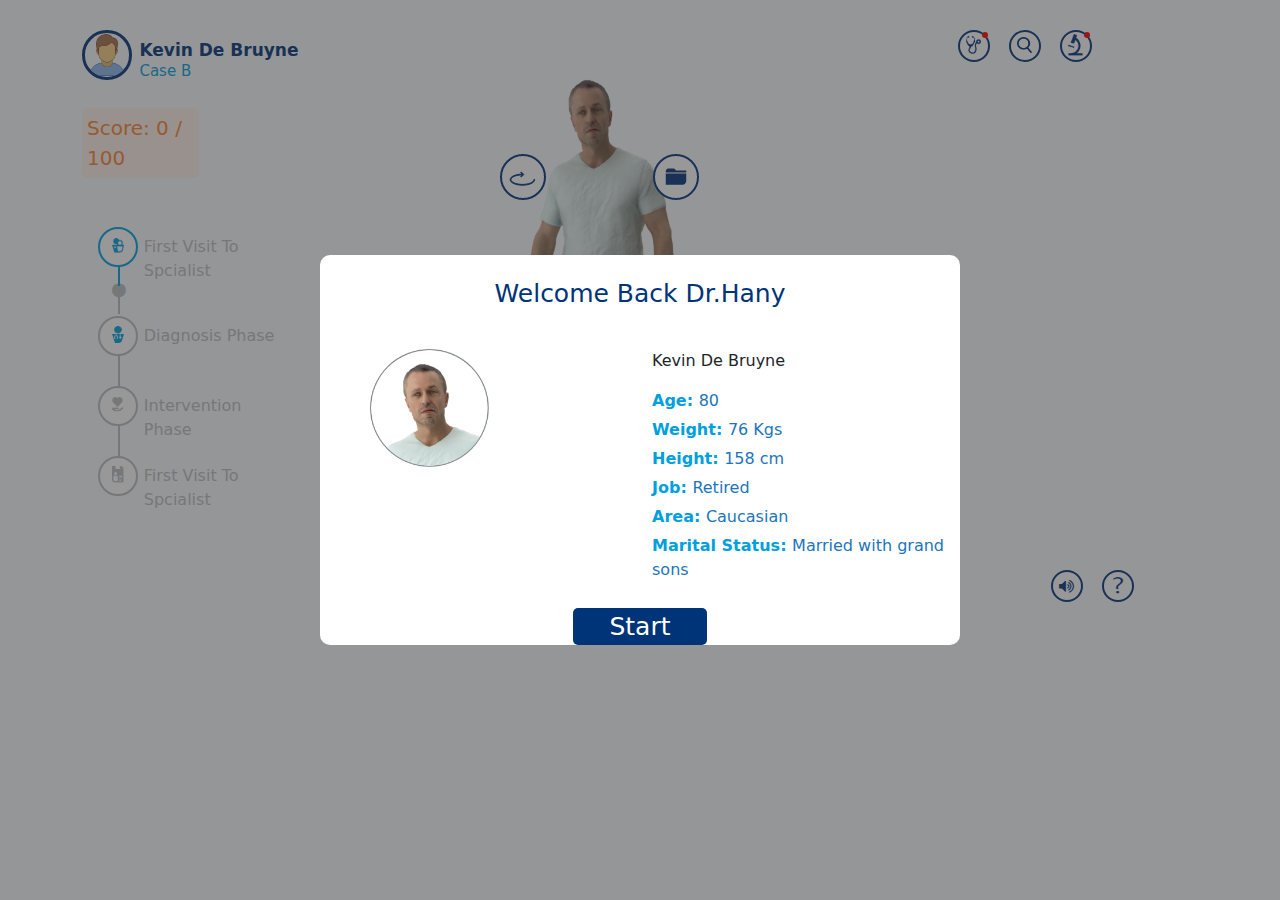
<file: index.html>
<!DOCTYPE html>
<html lang="en">
<head>
    <meta charset="UTF-8">
    <meta http-equiv="X-UA-Compatible" content="IE=edge">
    <meta name="viewport" content="width=device-width, initial-scale=1.0">
    <title>Document</title>
    <link rel="stylesheet" href="https://cdnjs.cloudflare.com/ajax/libs/font-awesome/5.1.1/css/all.css">
    <link rel="stylesheet" href="https://stackpath.bootstrapcdn.com/font-awesome/4.7.0/css/font-awesome.min.css" integrity="sha384-wvfXpqpZZVQGK6TAh5PVlGOfQNHSoD2xbE+QkPxCAFlNEevoEH3Sl0sibVcOQVnN" crossorigin="anonymous">
    <link rel="stylesheet" href="assets/css/owl.carousel.min.css">
    <link rel="stylesheet" href="assets/css/bootstrap.min.css">
    <link rel="stylesheet" href="assets/css/style.css">
</head>
<body>

 

  <div class="con">
      <div class="container">
          <div class="row">
              <div class="col-lg-3">
                  <div class="item">
                      <div class="upper">
                          <div class="img">
                              <img src="assets/img/person-male.png" alt="">
                          </div>
                          <div class="word">
                              <h2 class="h1"> Kevin De Bruyne    </h2>
                              <p class="lead">  Case B </p>
                          </div>
                      </div>
                      <div class="score">
                          <p> <span> Score: 0 / 100 </span> </p>
                      </div>
                      <div class="spec">
                     
                              <div class="left">
                                  <div class="collec">
                                    <div class="left1">
                                        <div class="one">
                                              <div class="img"> <img src="assets/img/Component 5 – 15.png"> </div>
                                              <div class="dot">
                                                  <i class="fa fa-circle" aria-hidden="true"></i>
                                                </div>
                                                
                                        </div>
                              
                                    </div>
                                    <div class="right">
                                        <p> First visit to spcialist </p>
                                    </div>



                                  </div>
                                  
                              </div>

                                                   
                              <div class="left">
                                <div class="collec a1">
                                  <div class="left1">
                                      <div class="one">
                                            <div class="img"> <img src="assets/img/Group 339.png"> </div>
                       
                                      </div>
                            
                                  </div>
                                  <div class="right">
                                      <p> Diagnosis Phase </p>
                                  </div>



                                </div>
                                
                            </div>

                            <div class="left">
                                <div class="collec a1">
                                  <div class="left1">
                                      <div class="one">
                                        <div class="img"> <img src="assets/img/Group 340.png"> </div>
                       
                                      </div>
                            
                                  </div>
                                  <div class="right">
                                      <p> Intervention Phase </p>
                                  </div>



                                </div>
                                
                            </div>

                            <div class="left">
                                <div class="collec a1 a2">
                                  <div class="left1">
                                      <div class="one">
                                            <div class="img"> <img src="assets/img/Path 133.png"> </div>
                       
                                      </div>
                            
                                  </div>
                                  <div class="right">
                                      <p> First visit to spcialist </p>
                                  </div>



                                </div>
                                
                            </div>
      
                          
                      </div>
                  </div>

              </div>
              <div class="col-lg-9">
                  <div class="row">
                     
                        <div class="col-lg-7">
                            <div class="con2" style="position: relative;">
                            <div class="row">
                                <div class="col-lg-0">
                                    <div class="img4"id="rotate">
                                        <img src="assets/img/Component 22 – 33.png" alt="">
                                    </div>
                                 
                                </div>
                                <div class="col-lg-12">
                                    <div class="item4">
                                      <img src="assets/img/Man Standing.I02.2k.png" alt="" srcset="" >
                                    </div>
                          
                                </div>
                                <div class="col-lg-0">
                                    <div class="img5" id="img5">
                                        <img src="assets/img/Component 19 – 31.png" alt="" srcset="">
                                    </div>
                                 
                                </div>
                            </div>
      
                        </div>
                      </div>

                      <div class="col-lg-5">
                          <div class="list">
                              <ul class="list-unstyled">
                                  <li class="a" id="invest"> <img src="assets/img/27164.png" alt="" srcset=""> </li>
                                  <li> <img src="assets/img/Icon-Lens.png" alt="" srcset=""> </li>
                                  <li class="a" id="laboratiry"> <img src="assets/img/Component 6 – 4.png" alt="" srcset="">  </li>
                              </ul>
                          </div>
                          

                      </div>
                  </div>
              </div>
          </div>
          <div class="footer">
            <div class="btnli">
                <ul class="list-unstyled">
     
                    <li> <i class="fa fa-volume-up" aria-hidden="true"></i>
                    </li>
                    <li> <img src="assets/img/asset1.png" alt="" style="    width: 14px;height: 30px;margin-top: -8px;">  </li>
                </ul>
          </div>
          </div>
      </div>
  </div>

  <!-- pop up -->

  <div class="pop1">
      <div class="pops">

        <div class="container">
            <div class="head text-center"> <p> Welcome Back Dr.Hany  </p> </div>
            <div class="row">
                <div class="col-lg-6">
                    <div class="img5">
                        <img src="assets/img/Component 27 – 109.png" alt="">
                    </div>
                </div>
                <div class="col-lg-6">
                    <div class="head2"> <p> Kevin De Bruyne  </p> </div>
                    <ul class="list-unstyled">
                        <li> Age: <span> 80 </span>  </li>
                        <li> Weight: <span>  76 Kgs </span>  </li>
                        <li> Height: <span> 158 cm </span>  </li>
                        <li> Job: <span> Retired </span>  </li>
                        <li> Area: <span> Caucasian </span>  </li>
                        <li> Marital Status: <span> Married with grand sons </span>  </li>
                    </ul>
                </div>
                <div class="cl">
                    <span class="start" id="start">  start </span>
                </div>
            </div>
    
        </div>


      </div>
  </div>

  <!-- pop up 2 -->

  <div class="pop2 text-center" id="pop2">
      <div class="container">
          <div class="img4">
              <img src="assets/img/Component 27 – 64.png" alt="" srcset="">
              <p> Case B </p>
          </div>
          <div class="sli">
            <div class="owl-carousel owl-theme">
                <div> 
                    <div class="pa">
                        <p>      80 year old male presents with a 12 day history of urinary frequency, nausea, fatigue, decreased appetite, and unintentional weight loss over the past 3 months; estimated to be 5 kgs. </p>

                    </div>    
                </div>
                <div> 
                    <div class="pa">
                        <p>                         Past medical history:
                            primary hypertension and benign prostatic hyperplasia (BPH) </p>
                    </div>    
                </div>
                <div> 
                    <div class="p">
                        <p>              He is currently on ramipril 10mg daily and tamsulosin 400mcg once daily.
                        </p>
                    </div>    
                </div>

              </div>
          </div>
      </div>
  </div>

  <!------------- pop3 --------------->

  <div class="pop3">
   
          <div class="lab">
            <div class="container">
                <div class="close3"> <span> <i class="fa fa-times" aria-hidden="true" id="close3"></i></span> </div>

                <div class="col3">
                    <div class="head3">
                        <h2 class="h1">  <span> <i class="fa fa-comment-o" aria-hidden="true"></i> </span> Laboratory results </h2>
                    </div>
                    <div class="list">
                        <div class="row">
                                <div class="col-lg-6" style="text-align: right;"> <div class="left"> <p>  Haemoglobin (Hb) (12016 g/dL) </p> </div> </div>
                                <div class="col-lg-6"> <div class="right"> <p> 8.4 </p> </div> </div>                       
                        </div>
                        <div class="row">
                            <div class="col-lg-6" style="text-align: right;"> <div class="left"> <p> White blood cell count (4-11 X 109/L) </p> </div> </div>
                            <div class="col-lg-6"> <div class="right"> <p> 4.9 X 109/L </p> </div> </div>                       
                        </div>
                        <div class="row">
                            <div class="col-lg-6" style="text-align: right;"> <div class="left"> <p>  Platelets </p> </div> </div>
                            <div class="col-lg-6"> <div class="right"> <p> 123 X 109/L </p> </div> </div>                       
                        </div>
                        <div class="row">
                            <div class="col-lg-6" style="text-align: right;"> <div class="left"> <p>  Creatinine (micromol/L) (60-120) </p> </div> </div>
                            <div class="col-lg-6"> <div class="right"> <p> 250 (2.8mg/dL) (previously 100) </p> </div> </div>                       
                        </div>
                        <div class="row">
                            <div class="col-lg-6" style="text-align: right;"> <div class="left"> <p>  Urea (mmol/L) (3-7) </p> </div> </div>
                            <div class="col-lg-6"> <div class="right"> <p> 25 </p> </div> </div>                       
                        </div>
                        <div class="row">
                            <div class="col-lg-6" style="text-align: right;"> <div class="left"> <p>  Uric acid (micromole/L) (250-450) </p> </div> </div>
                            <div class="col-lg-6"> <div class="right"> <p> 500 </p> </div> </div>                       
                        </div>
                        <div class="row">
                            <div class="col-lg-6" style="text-align: right;"> <div class="left"> <p>  Calcium (mmol/L) </p> </div> </div>
                            <div class="col-lg-6"> <div class="right"> <p> 3.7 (14.8mg/dL) </p> </div> </div>                       
                        </div>

                        <div class="row">
                            <div class="col-lg-6" style="text-align: right;"> <div class="left"> <p>  Albumin (g/L) (35-50) </p> </div> </div>
                            <div class="col-lg-6"> <div class="right"> <p> 28 (2.8 g/dL) </p> </div> </div>                       
                        </div>
                        <div class="row">
                            <div class="col-lg-6" style="text-align: right;"> <div class="left"> <p>  Total protein (g/L) </p> </div> </div>
                            <div class="col-lg-6"> <div class="right"> <p> 130 </p> </div> </div>                       
                        </div>
                        <div class="row">
                            <div class="col-lg-6" style="text-align: right;"> <div class="left"> <p>  Parathyroid Hormone (pg/mL) (10-60) </p> </div> </div>
                            <div class="col-lg-6"> <div class="right"> <p> 8 </p> </div> </div>                       
                        </div>
                        <div class="row">
                            <div class="col-lg-6" style="text-align: right;"> <div class="left"> <p>  ESR (mm/hr) </p> </div> </div>
                            <div class="col-lg-6"> <div class="right"> <p> 120 </p> </div> </div>                       
                        </div>
                        <div class="row">
                            <div class="col-lg-6" style="text-align: right;"> <div class="left"> <p>  Peripheral blood film </p> </div> </div>
                            <div class="col-lg-6"> <div class="right"> <p> normocytic normocromic anaemia with marked rouleaux formation </p> </div> </div>                       
                        </div>
                        <div class="row">
                            <div class="col-lg-6" style="text-align: right;"> <div class="left"> <p>  Lactate dehydrogenase (LDH) (140-280 U/L) </p> </div> </div>
                            <div class="col-lg-6"> <div class="right"> <p> 275 </p> </div> </div>                       
                        </div>
                        

                    </div>

                </div>

          </div>
      </div>
  </div>

  <!-- pop 4 -->
  <div class="pop4">
      <div class="result">
          <div class="container">
            <div class="close4"> <span> <i class="fa fa-times" aria-hidden="true" id="close4"></i></span> </div>
            <div class="col4">
                <div class="owl-carousel owl-theme">
                    <div> 
                        <div class="head4">
                            <h2 class="h1">  <span> <i class="fa fa-comment-o" aria-hidden="true"></i> </span> Examination results: <span class="sp2"> Vital signs </span>  </h2>
                        </div>
                        <div class="list4">
                            <ul class="list-unstyled">
                                <li> <i class="fa fa-heartbeat" aria-hidden="true"></i> <span> 98/60 </span>  </li>
                                <li> <i class="fa fa-heart" aria-hidden="true"></i> <span> 98/60 </span>  </li>
                                <li> <i class="fa fa-heartbeat" aria-hidden="true"></i> <span> 98/60 </span>  </li>
                                <li> <i class="fa fa-heart" aria-hidden="true"></i> <span> 98/60 </span>  </li>
                            </ul>
                        </div>
                    </div>
                    <div> 
                        <div class="head4">
                            <h2 class="h1">  <span> <i class="fa fa-comment-o" aria-hidden="true"></i> </span> Examination results: <span class="sp2"> physical </span>  </h2>
                        </div>
                        <div class="par">
                            <p style="color: #888B8D;">  On examination, he looked pale, heart and lung sounds were normal and no organomegaly appreciated. His Eastern Cooperative Oncology Group (ECOG) Performance Status was calculated as 3. </p>
                        </div>
                    </div>
                  </div>
            </div>
          </div>
      </div>
      
  </div>

    <script src="assets/java/bootstrap.js"></script>

    <script src="assets/java/jquery-3.5.1.min.js"></script>
    <script src="assets/java/owl.carousel.min.js"></script>
    <script src="assets/java/java.js"></script>
    
</body>
</html>
</file>
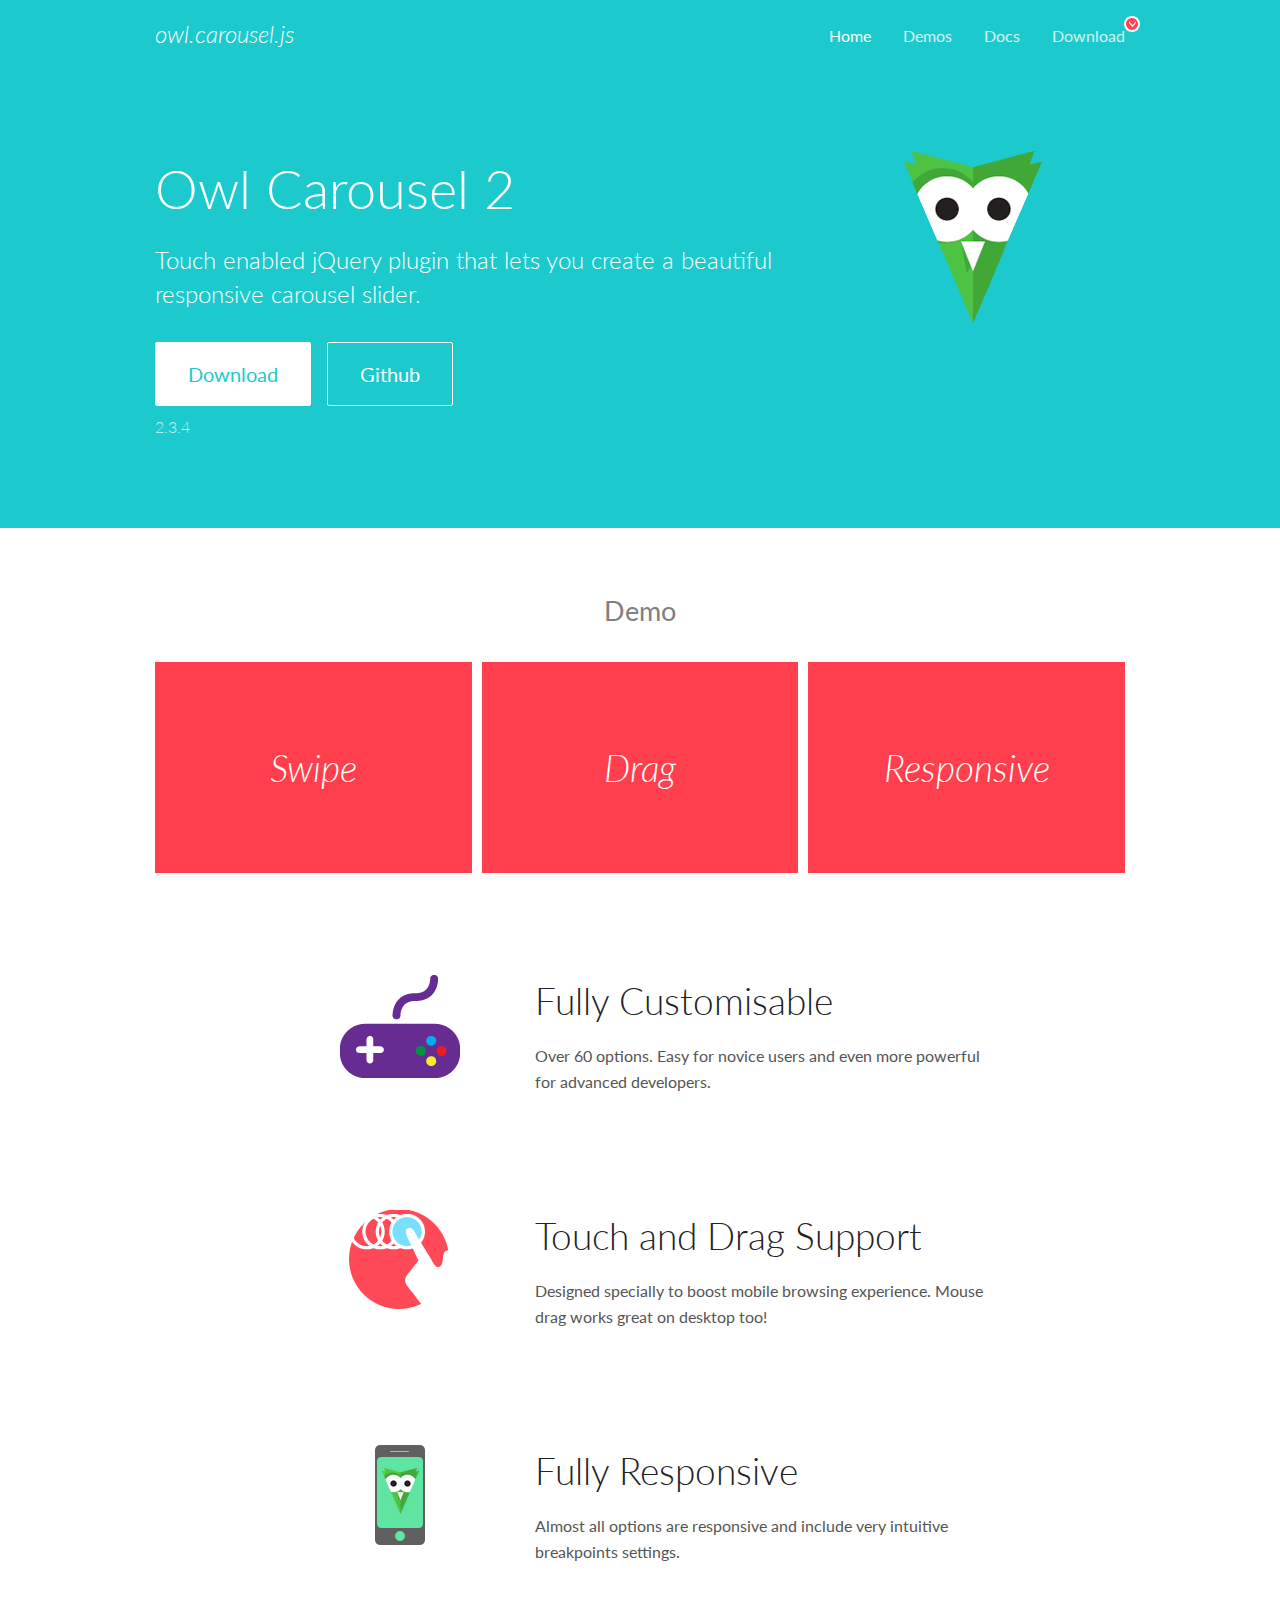
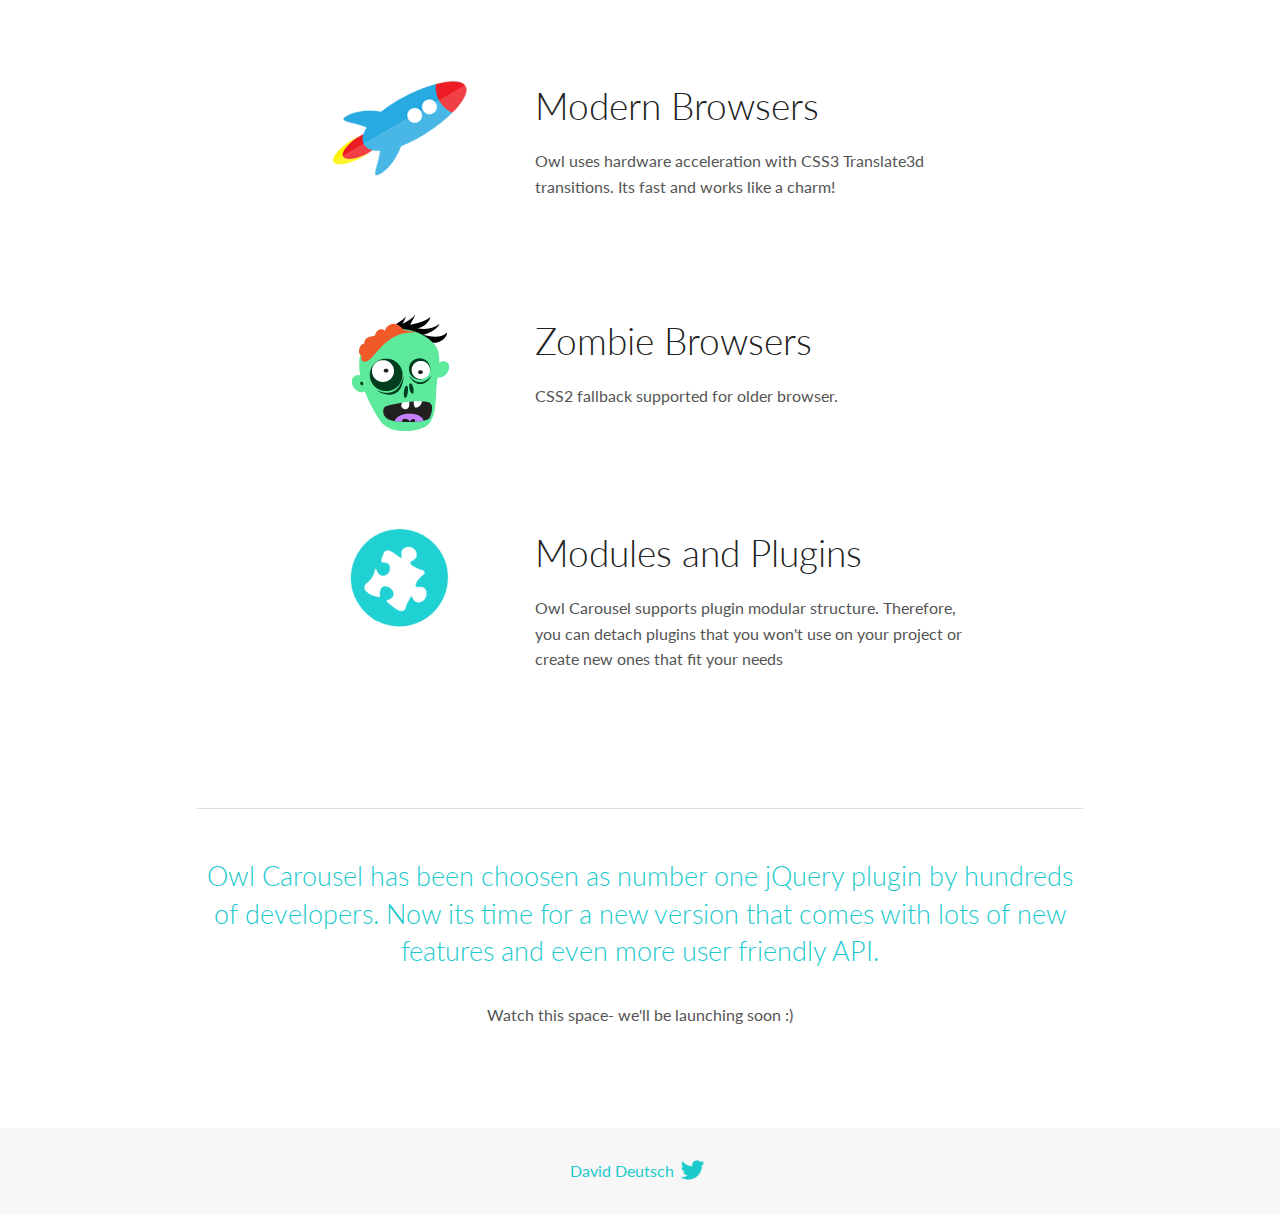
<file: assets/library/OwlCarousel2-2.3.4/docs/index.html>
<!DOCTYPE html>
<html lang="en">
  <head>

    <!-- head -->
    <meta charset="utf-8">
    <meta name="msapplication-tap-highlight" content="no" />
    <meta name="viewport" content="width=device-width, initial-scale=1.0" />
    <meta name="description" content="Touch enabled jQuery plugin that lets you create beautiful responsive carousel slider.">
    <meta name="author" content="David Deutsch">
    <title>
      Home | Owl Carousel | 2.3.4
    </title>

    <!-- Stylesheets -->
    <link href='https://fonts.googleapis.com/css?family=Lato:300,400,700,400italic,300italic' rel='stylesheet' type='text/css'>
    <link rel="stylesheet" href="assets/css/docs.theme.min.css">

    <!-- Owl Stylesheets -->
    <link rel="stylesheet" href="assets/owlcarousel/assets/owl.carousel.min.css">
    <link rel="stylesheet" href="assets/owlcarousel/assets/owl.theme.default.min.css">

    <!-- HTML5 shim and Respond.js IE8 support of HTML5 elements and media queries -->

    <!--[if lt IE 9]>
      <script src="https://oss.maxcdn.com/libs/html5shiv/3.7.0/html5shiv.js"></script>
      <script src="https://oss.maxcdn.com/libs/respond.js/1.3.0/respond.min.js"></script>
    <![endif]-->

    <!-- Favicons -->
    <link rel="apple-touch-icon-precomposed" sizes="144x144" href="assets/ico/apple-touch-icon-144-precomposed.png">
    <link rel="shortcut icon" href="assets/ico/favicon.png">
    <link rel="shortcut icon" href="favicon.ico">

    <!-- Yeah i know js should not be in header. Its required for demos.-->

    <!-- javascript -->
    <script src="assets/vendors/jquery.min.js"></script>
    <script src="assets/owlcarousel/owl.carousel.js"></script>
  </head>
  <body>

    <!-- header -->
    <header class="header">
      <div class="row">
        <div class="large-12 columns">
          <div class="brand left">
            <h3>
              <a href="/OwlCarousel2/">owl.carousel.js</a> 
            </h3>
          </div>
          <a id="toggle-nav" class="right">
            <span></span> <span></span> <span></span> 
          </a> 
          <div class="nav-bar">
            <ul class="clearfix">
              <li class="active">
                <a href="/OwlCarousel2/index.html">Home</a> 
              </li>
              <li> <a href="/OwlCarousel2/demos/demos.html">Demos</a>  </li>
              <li> <a href="/OwlCarousel2/docs/started-welcome.html">Docs</a>  </li>
              <li>
                <a href="https://github.com/OwlCarousel2/OwlCarousel2/archive/2.3.4.zip">Download</a> 
                <span class="download"></span> 
              </li>
            </ul>
          </div>
        </div>
      </div>
    </header>

    <!-- home panel -->
    <section id="hero">
      <div class="row">
        <div class="large-8 medium-8 columns">
          <h1>Owl Carousel 2</h1>
          <h4>Touch enabled jQuery plugin that lets you create a beautiful responsive carousel slider.</h4>
          <a href="https://github.com/OwlCarousel2/OwlCarousel2/archive/2.3.4.zip" class="hero-button">Download</a> 
          <a href="https://github.com/OwlCarousel2/OwlCarousel2" class="hero-button outline">Github</a> 
          <p>2.3.4</p>
        </div>
        <div class="large-4 medium-4 columns">
          <img class="owl-logo" src="assets/img/owl-logo.png" alt="mr. Owl">
        </div>
      </div>
    </section>

    <!-- body -->
    <div class="home-demo">
      <div class="row">
        <div class="large-12 columns">
          <h3>Demo</h3>
          <div class="owl-carousel">
            <div class="item">
              <h2>Swipe</h2>
            </div>
            <div class="item">
              <h2>Drag</h2>
            </div>
            <div class="item">
              <h2>Responsive</h2>
            </div>
            <div class="item">
              <h2>CSS3</h2>
            </div>
            <div class="item">
              <h2>Fast</h2>
            </div>
            <div class="item">
              <h2>Easy</h2>
            </div>
            <div class="item">
              <h2>Free</h2>
            </div>
            <div class="item">
              <h2>Upgradable</h2>
            </div>
            <div class="item">
              <h2>Tons of options</h2>
            </div>
            <div class="item">
              <h2>Infinity</h2>
            </div>
            <div class="item">
              <h2>Auto Width</h2>
            </div>
          </div>
        </div>
      </div>
    </div>
    <script>
      var owl = $('.owl-carousel');
      owl.owlCarousel({
        margin: 10,
        loop: true,
        responsive: {
          0: {
            items: 1
          },
          600: {
            items: 2
          },
          1000: {
            items: 3
          }
        }
      })
    </script>

    <!-- features -->
    <div id="features">
      <div class="row">
        <div class="small-12 medium-9 small-centered columns">
          <section class="row feature">
            <div class="medium-4 small-12 columns">
              <img src="assets/img/feature-options.png" alt="">
            </div>
            <div class="medium-8 small-12 columns">
              <h2>Fully Customisable</h2>
              <p>Over 60 options. Easy for novice users and even more powerful for advanced developers.</p>
            </div>
          </section>
          <section class="row feature">
            <div class="medium-4 small-12 columns">
              <img src="assets/img/feature-drag.png" alt="">
            </div>
            <div class="medium-8 small-12 columns">
              <h2>Touch and Drag Support</h2>
              <p>Designed specially to boost mobile browsing experience. Mouse drag works great on desktop too!</p>
            </div>
          </section>
          <section class="row feature">
            <div class="medium-4 small-12 columns">
              <img src="assets/img/feature-responsive.png" alt="">
            </div>
            <div class="medium-8 small-12 columns">
              <h2>Fully Responsive</h2>
              <p>Almost all options are responsive and include very intuitive breakpoints settings.</p>
            </div>
          </section>
          <section class="row feature">
            <div class="medium-4 small-12 columns">
              <img src="assets/img/feature-modern.png" alt="">
            </div>
            <div class="medium-8 small-12 columns">
              <h2>Modern Browsers</h2>
              <p>Owl uses hardware acceleration with CSS3 Translate3d transitions. Its fast and works like a charm! </p>
            </div>
          </section>
          <section class="row feature">
            <div class="medium-4 small-12 columns">
              <img src="assets/img/feature-zombie.png" alt="">
            </div>
            <div class="medium-8 small-12 columns">
              <h2>Zombie Browsers</h2>
              <p>CSS2 fallback supported for older browser.</p>
            </div>
          </section>
          <section class="row feature">
            <div class="medium-4 small-12 columns">
              <img src="assets/img/feature-module.png" alt="">
            </div>
            <div class="medium-8 small-12 columns">
              <h2>Modules and Plugins</h2>
              <p>Owl Carousel supports plugin modular structure. Therefore, you can detach plugins that you won&#x27;t use on your project or create new ones that fit your needs</p>
            </div>
          </section>
        </div>
      </div>
    </div>

    <!-- footer -->
    <section id="teaser-text">
      <div class="row">
        <div class="small-12 medium-11 small-centered columns">
          <hr>
          <h3 id="owl-carousel-has-been-choosen-as-number-one-jquery-plugin-by-hundreds-of-developers-now-its-time-for-a-new-version-that-comes-with-lots-of-new-features-and-even-more-user-friendly-api-">Owl Carousel has been choosen as number one jQuery plugin by hundreds of developers. Now its time for a new version that comes with lots of new features and even more user friendly API.</h3>
          <p>Watch this space- we&#39;ll be launching soon :)</p>
        </div>
      </div>
    </section>

    <!-- footer -->
    <footer class="footer">
      <div class="row">
        <div class="large-12 columns">
          <h5>
            <a href="/OwlCarousel2/docs/support-contact.html">David Deutsch</a> 
            <a id="custom-tweet-button" href="https://twitter.com/share?url=https://github.com/OwlCarousel2/OwlCarousel2&text=Owl Carousel - This is so awesome! " target="_blank"></a> 
          </h5>
        </div>
      </div>
    </footer>

    <!-- vendors -->
    <script src="assets/vendors/highlight.js"></script>
    <script src="assets/js/app.js"></script>
  </body>
</html>
</file>
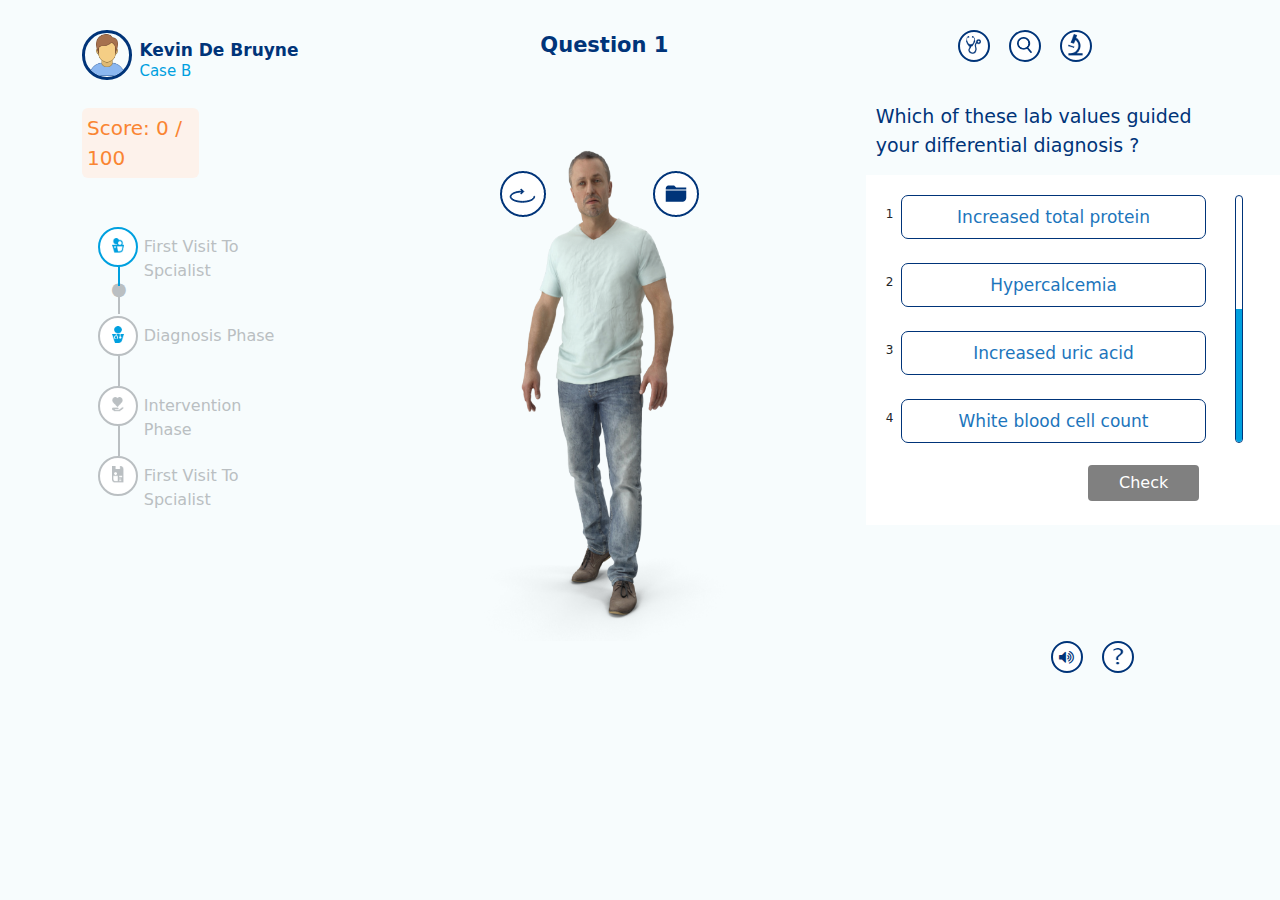
<file: question1.html>
<!DOCTYPE html>
<html lang="en">
<head>
    <meta charset="UTF-8">
    <meta http-equiv="X-UA-Compatible" content="IE=edge">
    <meta name="viewport" content="width=device-width, initial-scale=1.0">
    <title>Document</title>
    <link rel="stylesheet" href="https://cdnjs.cloudflare.com/ajax/libs/font-awesome/5.1.1/css/all.css">
    <link rel="stylesheet" href="https://stackpath.bootstrapcdn.com/font-awesome/4.7.0/css/font-awesome.min.css" integrity="sha384-wvfXpqpZZVQGK6TAh5PVlGOfQNHSoD2xbE+QkPxCAFlNEevoEH3Sl0sibVcOQVnN" crossorigin="anonymous">
    <link rel="stylesheet" href="assets/css/owl.carousel.min.css">
    <link rel="stylesheet" href="assets/css/bootstrap.min.css">
    <link rel="stylesheet" href="assets/css/style.css">
</head>
<body>

 

  <div class="con">
      <div class="container">
          <div class="row">
              <div class="col-lg-3">
                  <div class="item">
                      <div class="upper">
                          <div class="img">
                              <img src="assets/img/person-male.png" alt="">
                          </div>
                          <div class="word">
                              <h2 class="h1"> Kevin De Bruyne    </h2>
                              <p class="lead">  Case B </p>
                          </div>
                      </div>
                      <div class="score">
                          <p> <span> Score: 0 / 100 </span> </p>
                      </div>
                      <div class="spec">
                     
                              <div class="left">
                                  <div class="collec">
                                    <div class="left1">
                                        <div class="one">
                                              <div class="img"> <img src="assets/img/Component 5 – 15.png"> </div>
                                              <div class="dot">
                                                  <i class="fa fa-circle" aria-hidden="true"></i>
                                                </div>
                                                
                                        </div>
                              
                                    </div>
                                    <div class="right">
                                        <p> First visit to spcialist </p>
                                    </div>



                                  </div>
                                  
                              </div>

                                                   
                              <div class="left">
                                <div class="collec a1">
                                  <div class="left1">
                                      <div class="one">
                                            <div class="img"> <img src="assets/img/Group 339.png"> </div>
                       
                                      </div>
                            
                                  </div>
                                  <div class="right">
                                      <p> Diagnosis Phase </p>
                                  </div>



                                </div>
                                
                            </div>

                            <div class="left">
                                <div class="collec a1">
                                  <div class="left1">
                                      <div class="one">
                                        <div class="img"> <img src="assets/img/Group 340.png"> </div>
                       
                                      </div>
                            
                                  </div>
                                  <div class="right">
                                      <p> Intervention Phase </p>
                                  </div>



                                </div>
                                
                            </div>

                            <div class="left">
                                <div class="collec a1 a2">
                                  <div class="left1">
                                      <div class="one">
                                            <div class="img"> <img src="assets/img/Path 133.png"> </div>
                       
                                      </div>
                            
                                  </div>
                                  <div class="right">
                                      <p> First visit to spcialist </p>
                                  </div>



                                </div>
                                
                            </div>
      
                          
                      </div>
                  </div>

              </div>
              <div class="col-lg-9">
                  <div class="row">
                     
                        <div class="col-lg-7">
                            <div class="con2" style="position: relative;">
                            <div class="row">
                                <div class="col-lg-0">
                                    <div class="img4"id="rotate">
                                        <img src="assets/img/Component 22 – 33.png" alt="">
                                    </div>
                                 
                                </div>
                                <div class="col-lg-12">
                                    <div class="que">
                                        <p class="p1">  Question 1 </p>
                                        <p class="cor" id="cor"> <img src="assets/img/Icon awesome-check.png" alt=""> <span class="core"> Correct </span> </p>
                                    </div>
                                    <div class="item4">
                                      <img src="assets/img/Man Standing.I02.2k.png" alt="" srcset="" >
                                    </div>
                          
                                </div>
                                <div class="col-lg-0">
                                    <div class="img5" id="img5">
                                        <img src="assets/img/Component 19 – 31.png" alt="" srcset="">
                                    </div>
                                 
                                </div>
                            </div>
      
                        </div>
                      </div>

                      <div class="col-lg-5">
                          <div class="list">
                              <ul class="list-unstyled">
                                  <li class="a a1"  id="invest">   <img src="assets/img/27164.png" alt="" srcset=""> </li>
                                  <li> <img src="assets/img/Icon-Lens.png" alt="" srcset="">  </li>
                                  <li class="a a1" id="laboratiry">  <img src="assets/img/Component 6 – 4.png" alt="" srcset=""> </li>
                              </ul>
                          </div>

                          <div class="quest">
                              <div class="headq">
                                  <p> Which of these lab values guided your differential diagnosis ? </p>
                              </div>

                              <div class="choose">
                                  <div class="row">
                                      <div class="col-lg-10">
                                          <div class="row">
                                              <div class="col-lg-1"> <p class="ord"> 1 </p> </div>
                                              <div class="col-lg-11">
                                                  <div class="sel"> <span> Increased total protein  </span> </div>
                                              </div>
                                          </div>

                                          <br>

                                          <div class="row">
                                            <div class="col-lg-1"> <p class="ord"> 2 </p> </div>
                                            <div class="col-lg-11">
                                                <div class="sel"> <span> Hypercalcemia   </span> </div>
                                            </div>
                                        </div>
                                        <br>

                                        <div class="row">
                                            <div class="col-lg-1"> <p class="ord"> 3 </p> </div>
                                            <div class="col-lg-11">
                                                <div class="sel"> <span> Increased uric acid  </span> </div>
                                            </div>
                                        </div>
                                        <br>

                                        <div class="row">
                                            <div class="col-lg-1"> <p class="ord"> 4 </p> </div>
                                            <div class="col-lg-11">
                                                <div class="sel"> <span> White blood cell count  </span> </div>
                                            </div>
                                        </div>
                                      </div>
                                      <div class="col-lg-2">
                                          <div class="hor">
                                              
                                          </div>
                                      </div>
                                  </div>
                                  <div class="row">
                                        <button type="submit" class="btn col-lg-3 btn-primary" id="butn"> Check </button>
                                  </div>
                              </div>


                          </div>
                          

                      </div>
                  </div>
              </div>
          </div>
          <div class="footer">
            <div class="btnli">
                <ul class="list-unstyled">

                    <li class="vol"> <i  id="vol" class="fa fa-volume-up" aria-hidden="true"></i>
                        <p  id="app"> By now you think this patient might have multiple myeloma or other paraproteinemias.   </p>
                    </li>
                    <li> <img src="assets/img/asset1.png" alt="" style="    width: 14px;height: 30px;margin-top: -8px;"> </li>
                </ul>
          </div>
          </div>
      </div>
  </div>


  <!-- pop up 2 -->

  <div class="pop2 ques ques4 text-center" id="pop2">
      <div class="container">
          <div class="img4 ">
              <img src="assets/img/Component 27 – 64.png" alt="" srcset="">
              <p> Case B </p>
          </div>
          <div class="sli">
            <div class="owl-carousel owl-theme">
                <div> 
                    <div class="pa">
                        <p>      80 year old male presents with a 12 day history of urinary frequency, nausea, fatigue, decreased appetite, and unintentional weight loss over the past 3 months; estimated to be 5 kgs. </p>

                    </div>    
                </div>
                <div> 
                    <div class="pa">
                        <p>                         Past medical history:
                            primary hypertension and benign prostatic hyperplasia (BPH) </p>
                    </div>    
                </div>
                <div> 
                    <div class="p">
                        <p>              He is currently on ramipril 10mg daily and tamsulosin 400mcg once daily.
                        </p>
                    </div>    
                </div>

              </div>
          </div>
      </div>
  </div>



    <script src="assets/java/bootstrap.js"></script>

    <script src="assets/java/jquery-3.5.1.min.js"></script>
    <script src="assets/java/owl.carousel.min.js"></script>
    <script src="assets/java/question1.js"></script>
    
</body>
</html>
</file>
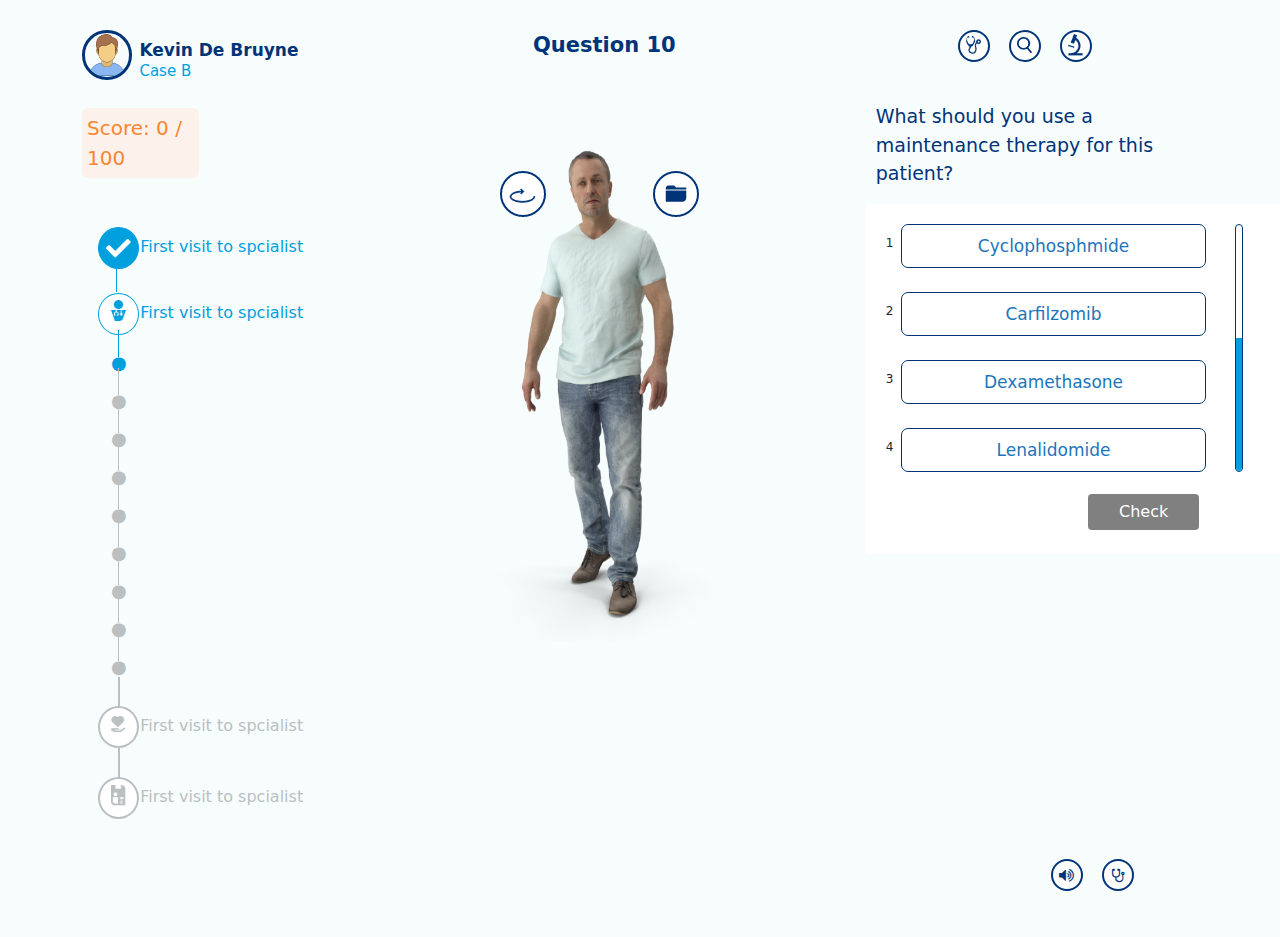
<file: question10.html>
<!DOCTYPE html>
<html lang="en">
<head>
    <meta charset="UTF-8">
    <meta http-equiv="X-UA-Compatible" content="IE=edge">
    <meta name="viewport" content="width=device-width, initial-scale=1.0">
    <title>Document</title>
    <link rel="stylesheet" href="https://cdnjs.cloudflare.com/ajax/libs/font-awesome/5.1.1/css/all.css">
    <link rel="stylesheet" href="https://stackpath.bootstrapcdn.com/font-awesome/4.7.0/css/font-awesome.min.css" integrity="sha384-wvfXpqpZZVQGK6TAh5PVlGOfQNHSoD2xbE+QkPxCAFlNEevoEH3Sl0sibVcOQVnN" crossorigin="anonymous">
    <link rel="stylesheet" href="assets/css/owl.carousel.min.css">
    <link rel="stylesheet" href="assets/css/bootstrap.min.css">
    <link rel="stylesheet" href="assets/css/style.css">
</head>
<body>

 

  <div class="con">
      <div class="container">
          <div class="row">
            <div class="col-lg-3">
                <div class="item">
                    <div class="upper">
                        <div class="img">
                            <img src="assets/img/person-male.png" alt="">
                        </div>
                        <div class="word">
                            <h2 class="h1"> Kevin De Bruyne    </h2>
                            <p class="lead">  Case B </p>
                        </div>
                    </div>
                    <div class="score">
                        <p> <span> Score: 0 / 100 </span> </p>
                    </div>
                    <div class="spec">
                   
                      <div class="item6">
                          <div class="row">
                              <div class="col-lg-2"> 
                                  <div class="img af active"> <img src="assets/img/Icon awesome-check.png " alt=""> </div>    
                              </div>
                              <div class="col-lg-10"> <p> First visit to spcialist </p> </div>
                          </div>
                      </div>
                      <div class="item6">
                          <div class="row">
                              <div class="col-lg-2"> 
                                  <div class="img active" style="background-color: white;"> <img src="assets/img/Group 339.png" alt="" style="width: 15px; margin-bottom: 8px;"> </div>    
                              </div>
                              <div class="col-lg-10"> <p> First visit to spcialist </p> </div>
                          </div>
                      </div>

                      <div class="item6">
                          <div class="dot os">
                              <i class="fa fa-circle" aria-hidden="true" style="color: #00A0DF;"></i>
                          </div>
                      </div>
                      
                      <div class="item6">
                          <div class="dot ">
                              <i class="fa fa-circle" aria-hidden="true"></i>
                          </div>
                      </div>
                                      
                      <div class="item6">
                          <div class="dot">
                              <i class="fa fa-circle" aria-hidden="true"></i>
                          </div>
                      </div>
                      <div class="item6">
                          <div class="dot">
                              <i class="fa fa-circle" aria-hidden="true"></i>
                          </div>
                      </div>
                      
                      <div class="item6">
                          <div class="dot">
                              <i class="fa fa-circle" aria-hidden="true"></i>
                          </div>
                      </div>
                                      
                      <div class="item6">
                          <div class="dot">
                              <i class="fa fa-circle" aria-hidden="true"></i>
                          </div>
                      </div>

                      <div class="item6">
                          <div class="dot">
                              <i class="fa fa-circle" aria-hidden="true"></i>
                          </div>
                      </div>
                      
                      <div class="item6">
                          <div class="dot">
                              <i class="fa fa-circle" aria-hidden="true"></i>
                          </div>
                      </div>
                                      
                      <div class="item6">
                          <div class="dot">
                              <i class="fa fa-circle" aria-hidden="true"></i>
                          </div>
                      </div>
                      
                      <div class="item6 btn2">
                          <div class="row">
                              <div class="col-lg-2"> 
                                  <div class="img"> <img src="assets/img/Group 340.png" alt="" style="width: 15px; margin-bottom: 8px;"> </div>    
                              </div>
                              <div class="col-lg-10"> <p style="color: #BABFC2;"> First visit to spcialist </p> </div>
                          </div>
                      </div>
                      <div class="item6 btn2">
                          <div class="row">
                              <div class="col-lg-2"> 
                                  <div class="img"> <img src="assets/img/Path 133.png" alt="" style="width: 15px; margin-bottom: 8px;"> </div>    
                              </div>
                              <div class="col-lg-10"> <p style="color: #BABFC2;"> First visit to spcialist </p> </div>
                          </div>
                      </div>
                      

        
             

    
                        
                    </div>
                </div>

            </div>
              <div class="col-lg-9">
                  <div class="row">
                     
                        <div class="col-lg-7">
                            <div class="con2" style="position: relative;">
                            <div class="row">
                                <div class="col-lg-0">
                                    <div class="img4"id="rotate">
                                        <img src="assets/img/Component 22 – 33.png" alt="">
                                    </div>
                                 
                                </div>
                                <div class="col-lg-12">
                                    <div class="que">
                                        <p class="p1">  Question 10 </p>
                                        <p class="cor" id="cor"> <img src="assets/img/Icon awesome-check.png" alt=""> <span class="core"> Correct </span> </p>
                                    </div>
                                    <div class="item4">
                                      <img src="assets/img/Man Standing.I02.2k.png" alt="" srcset="" >
                                    </div>
                          
                                </div>
                                <div class="col-lg-0">
                                    <div class="img5" id="img5">
                                        <img src="assets/img/Component 19 – 31.png" alt="" srcset="">
                                    </div>
                                 
                                </div>
                            </div>
      
                        </div>
                      </div>

                      <div class="col-lg-5">
                          <div class="list">
                              <ul class="list-unstyled">
                                <li class="a a1"  id="invest">   <img src="assets/img/27164.png" alt="" srcset=""> </li>
                                <li> <img src="assets/img/Icon-Lens.png" alt="" srcset="">  </li>
                                <li class="a a1" id="laboratiry">  <img src="assets/img/Component 6 – 4.png" alt="" srcset=""> </li>
                              </ul>
                          </div>

                          <div class="quest">
                              <div class="headq">
                                  <p> What should you use a maintenance therapy for this patient?   </p>
                              </div>

                              <div class="choose">
                                  <div class="row">
                                      <div class="col-lg-10">
                                          <div class="row">
                                              <div class="col-lg-1"> <p class="ord"> 1 </p> </div>
                                              <div class="col-lg-11">
                                                  <div class="sel"> <span> Cyclophosphmide   </span> </div>
                                              </div>
                                          </div>

                                          <br>

                                          <div class="row">
                                            <div class="col-lg-1"> <p class="ord"> 2 </p> </div>
                                            <div class="col-lg-11">
                                                <div class="sel"> <span>Carfilzomib   </span> </div>
                                            </div>
                                        </div>
                                        <br>

                                        <div class="row">
                                            <div class="col-lg-1"> <p class="ord"> 3 </p> </div>
                                            <div class="col-lg-11">
                                                <div class="sel"> <span> Dexamethasone   </span> </div>
                                            </div>
                                        </div>
                                        <br>

                                        <div class="row">
                                            <div class="col-lg-1"> <p class="ord"> 4 </p> </div>
                                            <div class="col-lg-11">
                                                <div class="sel"> <span> Lenalidomide   </span> </div>
                                            </div>
                                        </div>
                                      </div>
                                      <div class="col-lg-2">
                                          <div class="hor">
                                              
                                          </div>
                                      </div>
                                  </div>
                                  <div class="row">
                                        <button type="submit" class="btn col-lg-3 btn-primary" id="butn"> Check </button>
                                  </div>
                              </div>


                          </div>
                          

                      </div>
                  </div>
              </div>
          </div>
          <div class="footer">
            <div class="btnli">
                <ul class="list-unstyled">

                    <li class="vol"> <i  id="vol" class="fa fa-volume-up" aria-hidden="true"></i>
                        <p  id="app"> By now you think this patient might have multiple myeloma or other paraproteinemias.   </p>
                    </li>
                    <li> <i class="fa fa-stethoscope" aria-hidden="true"></i>  </li>
                </ul>
          </div>
          </div>
      </div>
  </div>


  <!-- pop up 2 -->

  <div class="pop2 ques text-center" id="pop2">
      <div class="container">
          <div class="img4 ">
              <img src="assets/img/Component 27 – 64.png" alt="" srcset="">
              <p> Case B </p>
          </div>
          <div class="sli">
            <div class="owl-carousel owl-theme">
                <div> 
                    <div class="pa">
                        <p>      80 year old male presents with a 12 day history of urinary frequency, nausea, fatigue, decreased appetite, and unintentional weight loss over the past 3 months; estimated to be 5 kgs. </p>

                    </div>    
                </div>
                <div> 
                    <div class="pa">
                        <p>                         Past medical history:
                            primary hypertension and benign prostatic hyperplasia (BPH) </p>
                    </div>    
                </div>
                <div> 
                    <div class="p">
                        <p>              He is currently on ramipril 10mg daily and tamsulosin 400mcg once daily.
                        </p>
                    </div>    
                </div>

              </div>
          </div>
      </div>
  </div>



    <script src="assets/java/bootstrap.js"></script>

    <script src="assets/java/jquery-3.5.1.min.js"></script>
    <script src="assets/java/owl.carousel.min.js"></script>
    <script src="assets/java/question10.js"></script>
    
</body>
</html>
</file>
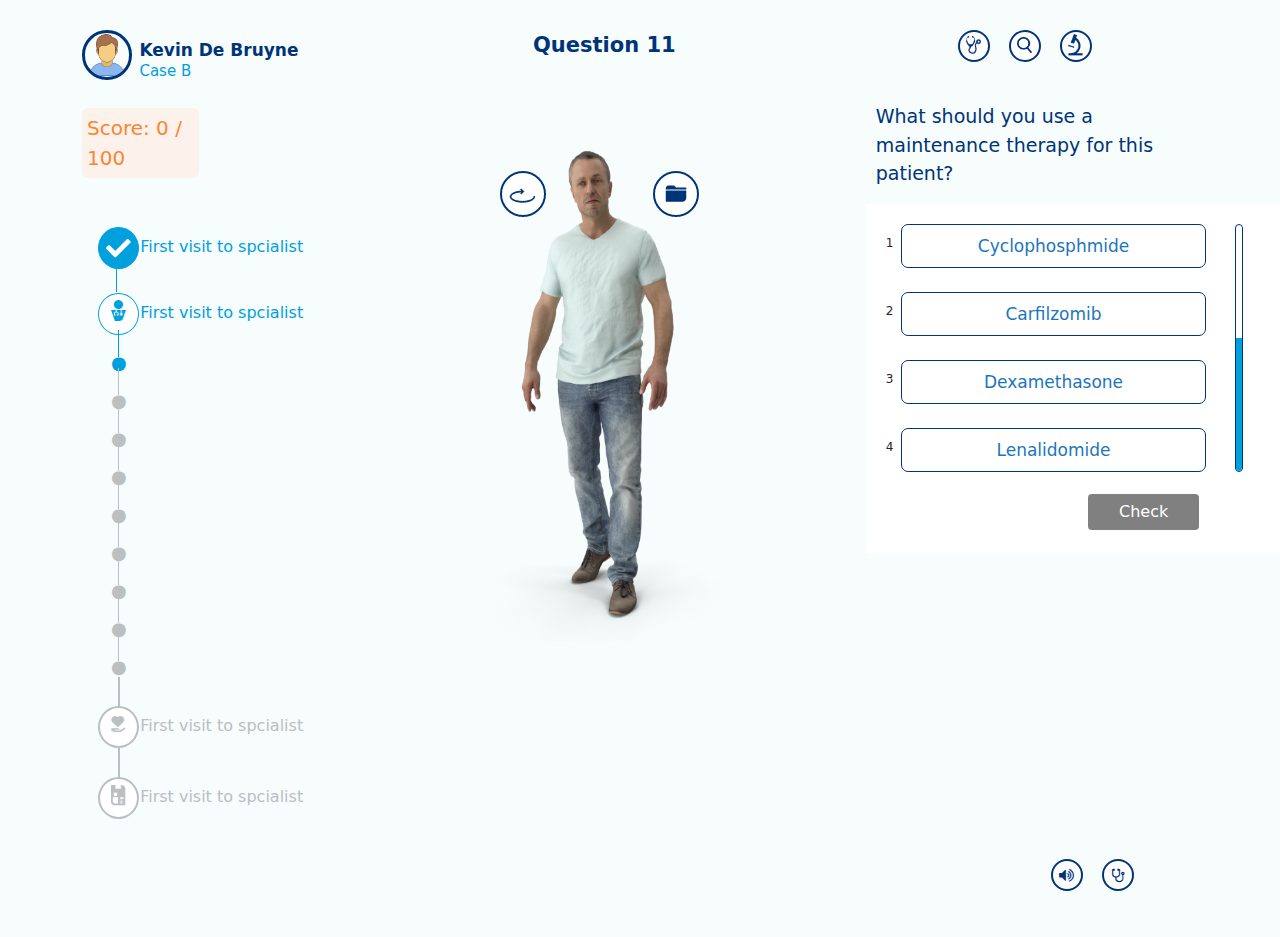
<file: question11.html>
<!DOCTYPE html>
<html lang="en">
<head>
    <meta charset="UTF-8">
    <meta http-equiv="X-UA-Compatible" content="IE=edge">
    <meta name="viewport" content="width=device-width, initial-scale=1.0">
    <title>Document</title>
    <link rel="stylesheet" href="https://cdnjs.cloudflare.com/ajax/libs/font-awesome/5.1.1/css/all.css">
    <link rel="stylesheet" href="https://stackpath.bootstrapcdn.com/font-awesome/4.7.0/css/font-awesome.min.css" integrity="sha384-wvfXpqpZZVQGK6TAh5PVlGOfQNHSoD2xbE+QkPxCAFlNEevoEH3Sl0sibVcOQVnN" crossorigin="anonymous">
    <link rel="stylesheet" href="assets/css/owl.carousel.min.css">
    <link rel="stylesheet" href="assets/css/bootstrap.min.css">
    <link rel="stylesheet" href="assets/css/style.css">
</head>
<body>

 

  <div class="con">
      <div class="container">
          <div class="row">
            <div class="col-lg-3">
                <div class="item">
                    <div class="upper">
                        <div class="img">
                            <img src="assets/img/person-male.png" alt="">
                        </div>
                        <div class="word">
                            <h2 class="h1"> Kevin De Bruyne    </h2>
                            <p class="lead">  Case B </p>
                        </div>
                    </div>
                    <div class="score">
                        <p> <span> Score: 0 / 100 </span> </p>
                    </div>
                    <div class="spec">
                   
                      <div class="item6">
                          <div class="row">
                              <div class="col-lg-2"> 
                                  <div class="img af active"> <img src="assets/img/Icon awesome-check.png " alt=""> </div>    
                              </div>
                              <div class="col-lg-10"> <p> First visit to spcialist </p> </div>
                          </div>
                      </div>
                      <div class="item6">
                          <div class="row">
                              <div class="col-lg-2"> 
                                  <div class="img active" style="background-color: white;"> <img src="assets/img/Group 339.png" alt="" style="width: 15px; margin-bottom: 8px;"> </div>    
                              </div>
                              <div class="col-lg-10"> <p> First visit to spcialist </p> </div>
                          </div>
                      </div>

                      <div class="item6">
                          <div class="dot os">
                              <i class="fa fa-circle" aria-hidden="true" style="color: #00A0DF;"></i>
                          </div>
                      </div>
                      
                      <div class="item6">
                          <div class="dot ">
                              <i class="fa fa-circle" aria-hidden="true"></i>
                          </div>
                      </div>
                                      
                      <div class="item6">
                          <div class="dot">
                              <i class="fa fa-circle" aria-hidden="true"></i>
                          </div>
                      </div>
                      <div class="item6">
                          <div class="dot">
                              <i class="fa fa-circle" aria-hidden="true"></i>
                          </div>
                      </div>
                      
                      <div class="item6">
                          <div class="dot">
                              <i class="fa fa-circle" aria-hidden="true"></i>
                          </div>
                      </div>
                                      
                      <div class="item6">
                          <div class="dot">
                              <i class="fa fa-circle" aria-hidden="true"></i>
                          </div>
                      </div>

                      <div class="item6">
                          <div class="dot">
                              <i class="fa fa-circle" aria-hidden="true"></i>
                          </div>
                      </div>
                      
                      <div class="item6">
                          <div class="dot">
                              <i class="fa fa-circle" aria-hidden="true"></i>
                          </div>
                      </div>
                                      
                      <div class="item6">
                          <div class="dot">
                              <i class="fa fa-circle" aria-hidden="true"></i>
                          </div>
                      </div>
                      
                      <div class="item6 btn2">
                          <div class="row">
                              <div class="col-lg-2"> 
                                  <div class="img"> <img src="assets/img/Group 340.png" alt="" style="width: 15px; margin-bottom: 8px;"> </div>    
                              </div>
                              <div class="col-lg-10"> <p style="color: #BABFC2;"> First visit to spcialist </p> </div>
                          </div>
                      </div>
                      <div class="item6 btn2">
                          <div class="row">
                              <div class="col-lg-2"> 
                                  <div class="img"> <img src="assets/img/Path 133.png" alt="" style="width: 15px; margin-bottom: 8px;"> </div>    
                              </div>
                              <div class="col-lg-10"> <p style="color: #BABFC2;"> First visit to spcialist </p> </div>
                          </div>
                      </div>
                      

        
             

    
                        
                    </div>
                </div>

            </div>
              <div class="col-lg-9">
                  <div class="row">
                     
                        <div class="col-lg-7">
                            <div class="con2" style="position: relative;">
                            <div class="row">
                                <div class="col-lg-0">
                                    <div class="img4"id="rotate">
                                        <img src="assets/img/Component 22 – 33.png" alt="">
                                    </div>
                                 
                                </div>
                                <div class="col-lg-12">
                                    <div class="que">
                                        <p class="p1">  Question 11 </p>
                                        <p class="cor" id="cor"> <img src="assets/img/Icon awesome-check.png" alt=""> <span class="core"> Correct </span> </p>
                                    </div>
                                    <div class="item4">
                                      <img src="assets/img/Man Standing.I02.2k.png" alt="" srcset="" >
                                    </div>
                          
                                </div>
                                <div class="col-lg-0">
                                    <div class="img5" id="img5">
                                        <img src="assets/img/Component 19 – 31.png" alt="" srcset="">
                                    </div>
                                 
                                </div>
                            </div>
      
                        </div>
                      </div>

                      <div class="col-lg-5">
                          <div class="list">
                              <ul class="list-unstyled">
                                <li class="a a1"  id="invest">   <img src="assets/img/27164.png" alt="" srcset=""> </li>
                                <li> <img src="assets/img/Icon-Lens.png" alt="" srcset="">  </li>
                                <li class="a a1" id="laboratiry">  <img src="assets/img/Component 6 – 4.png" alt="" srcset=""> </li>
                              </ul>
                          </div>

                          <div class="quest">
                              <div class="headq">
                                  <p> What should you use a maintenance therapy for this patient?   </p>
                              </div>

                              <div class="choose">
                                  <div class="row">
                                      <div class="col-lg-10">
                                          <div class="row">
                                              <div class="col-lg-1"> <p class="ord"> 1 </p> </div>
                                              <div class="col-lg-11">
                                                  <div class="sel"> <span> Cyclophosphmide   </span> </div>
                                              </div>
                                          </div>

                                          <br>

                                          <div class="row">
                                            <div class="col-lg-1"> <p class="ord"> 2 </p> </div>
                                            <div class="col-lg-11">
                                                <div class="sel"> <span>Carfilzomib   </span> </div>
                                            </div>
                                        </div>
                                        <br>

                                        <div class="row">
                                            <div class="col-lg-1"> <p class="ord"> 3 </p> </div>
                                            <div class="col-lg-11">
                                                <div class="sel"> <span> Dexamethasone   </span> </div>
                                            </div>
                                        </div>
                                        <br>

                                        <div class="row">
                                            <div class="col-lg-1"> <p class="ord"> 4 </p> </div>
                                            <div class="col-lg-11">
                                                <div class="sel"> <span> Lenalidomide   </span> </div>
                                            </div>
                                        </div>
                                      </div>
                                      <div class="col-lg-2">
                                          <div class="hor">
                                              
                                          </div>
                                      </div>
                                  </div>
                                  <div class="row">
                                        <button type="submit" class="btn col-lg-3 btn-primary" id="butn"> Check </button>
                                  </div>
                              </div>


                          </div>
                          

                      </div>
                  </div>
              </div>
          </div>
          <div class="footer">
            <div class="btnli">
                <ul class="list-unstyled">

                    <li class="vol"> <i  id="vol" class="fa fa-volume-up" aria-hidden="true"></i>
                        <p  id="app"> By now you think this patient might have multiple myeloma or other paraproteinemias.   </p>
                    </li>
                    <li> <i class="fa fa-stethoscope" aria-hidden="true"></i>  </li>
                </ul>
          </div>
          </div>
      </div>
  </div>


  <!-- pop up 2 -->

  <div class="pop2 ques text-center" id="pop2">
      <div class="container">
          <div class="img4 ">
              <img src="assets/img/Component 27 – 64.png" alt="" srcset="">
              <p> Case B </p>
          </div>
          <div class="sli">
            <div class="owl-carousel owl-theme">
                <div> 
                    <div class="pa">
                        <p>      80 year old male presents with a 12 day history of urinary frequency, nausea, fatigue, decreased appetite, and unintentional weight loss over the past 3 months; estimated to be 5 kgs. </p>

                    </div>    
                </div>
                <div> 
                    <div class="pa">
                        <p>                         Past medical history:
                            primary hypertension and benign prostatic hyperplasia (BPH) </p>
                    </div>    
                </div>
                <div> 
                    <div class="p">
                        <p>              He is currently on ramipril 10mg daily and tamsulosin 400mcg once daily.
                        </p>
                    </div>    
                </div>

              </div>
          </div>
      </div>
  </div>



    <script src="assets/java/bootstrap.js"></script>

    <script src="assets/java/jquery-3.5.1.min.js"></script>
    <script src="assets/java/owl.carousel.min.js"></script>
    <script src="assets/java/question11.js"></script>
    
</body>
</html>
</file>
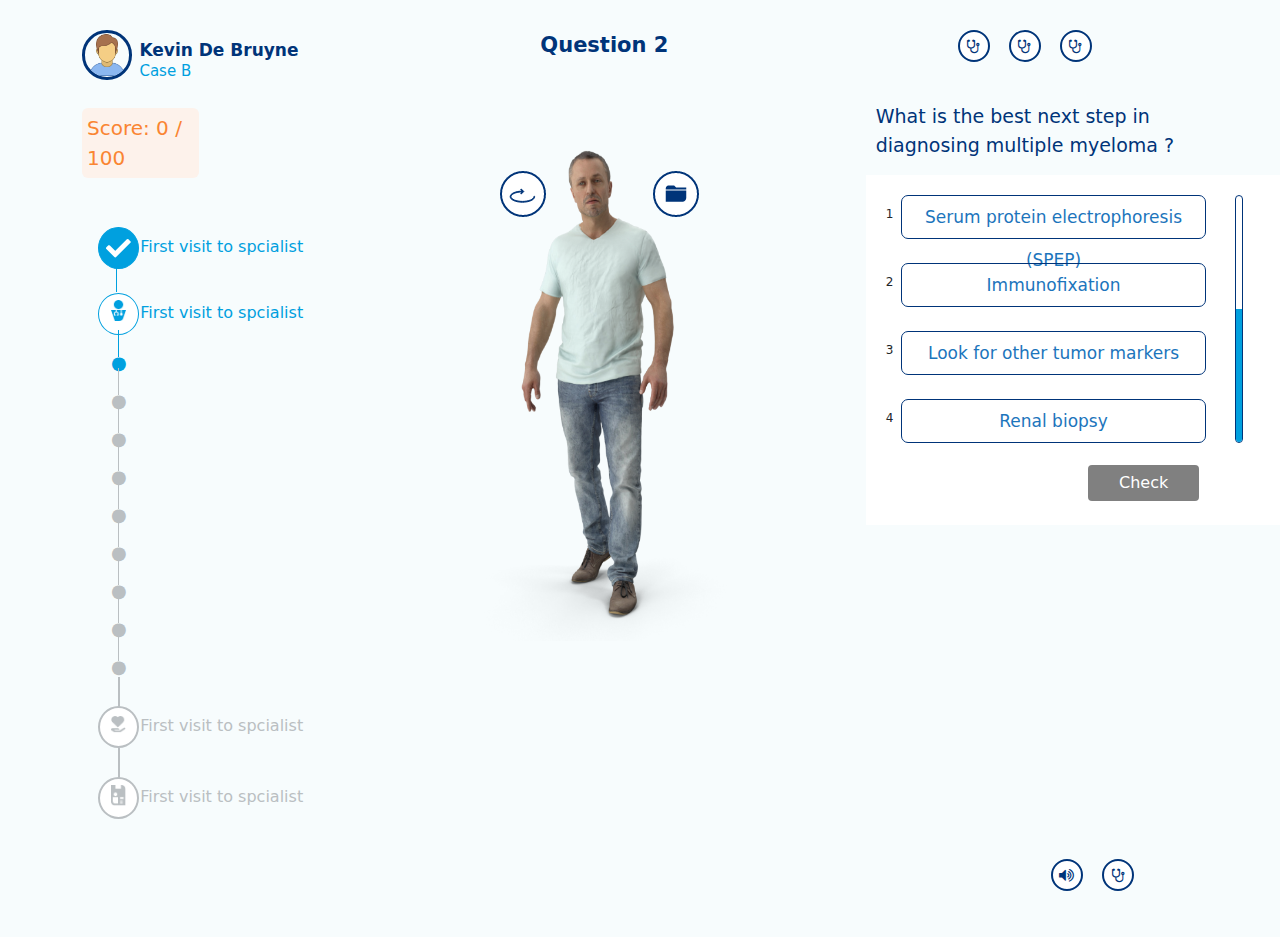
<file: question2.html>
<!DOCTYPE html>
<html lang="en">
<head>
    <meta charset="UTF-8">
    <meta http-equiv="X-UA-Compatible" content="IE=edge">
    <meta name="viewport" content="width=device-width, initial-scale=1.0">
    <title>Document</title>
    <link rel="stylesheet" href="https://cdnjs.cloudflare.com/ajax/libs/font-awesome/5.1.1/css/all.css">
    <link rel="stylesheet" href="https://stackpath.bootstrapcdn.com/font-awesome/4.7.0/css/font-awesome.min.css" integrity="sha384-wvfXpqpZZVQGK6TAh5PVlGOfQNHSoD2xbE+QkPxCAFlNEevoEH3Sl0sibVcOQVnN" crossorigin="anonymous">
    <link rel="stylesheet" href="assets/css/owl.carousel.min.css">
    <link rel="stylesheet" href="assets/css/bootstrap.min.css">
    <link rel="stylesheet" href="assets/css/style.css">
</head>
<body>

 

  <div class="con">
      <div class="container">
          <div class="row">
              <div class="col-lg-3">
                  <div class="item">
                      <div class="upper">
                          <div class="img">
                              <img src="assets/img/person-male.png" alt="">
                          </div>
                          <div class="word">
                              <h2 class="h1"> Kevin De Bruyne    </h2>
                              <p class="lead">  Case B </p>
                          </div>
                      </div>
                      <div class="score">
                          <p> <span> Score: 0 / 100 </span> </p>
                      </div>
                      <div class="spec">
                     
                        <div class="item6">
                            <div class="row">
                                <div class="col-lg-2"> 
                                    <div class="img af active"> <img src="assets/img/Icon awesome-check.png " alt=""> </div>    
                                </div>
                                <div class="col-lg-10"> <p> First visit to spcialist </p> </div>
                            </div>
                        </div>
                        <div class="item6">
                            <div class="row">
                                <div class="col-lg-2"> 
                                    <div class="img active" style="background-color: white;"> <img src="assets/img/Group 339.png" alt="" style="width: 15px; margin-bottom: 8px;"> </div>    
                                </div>
                                <div class="col-lg-10"> <p> First visit to spcialist </p> </div>
                            </div>
                        </div>

                        <div class="item6">
                            <div class="dot os">
                                <i class="fa fa-circle" aria-hidden="true" style="color: #00A0DF;"></i>
                            </div>
                        </div>
                        
                        <div class="item6">
                            <div class="dot ">
                                <i class="fa fa-circle" aria-hidden="true"></i>
                            </div>
                        </div>
                                        
                        <div class="item6">
                            <div class="dot">
                                <i class="fa fa-circle" aria-hidden="true"></i>
                            </div>
                        </div>
                        <div class="item6">
                            <div class="dot">
                                <i class="fa fa-circle" aria-hidden="true"></i>
                            </div>
                        </div>
                        
                        <div class="item6">
                            <div class="dot">
                                <i class="fa fa-circle" aria-hidden="true"></i>
                            </div>
                        </div>
                                        
                        <div class="item6">
                            <div class="dot">
                                <i class="fa fa-circle" aria-hidden="true"></i>
                            </div>
                        </div>

                        <div class="item6">
                            <div class="dot">
                                <i class="fa fa-circle" aria-hidden="true"></i>
                            </div>
                        </div>
                        
                        <div class="item6">
                            <div class="dot">
                                <i class="fa fa-circle" aria-hidden="true"></i>
                            </div>
                        </div>
                                        
                        <div class="item6">
                            <div class="dot">
                                <i class="fa fa-circle" aria-hidden="true"></i>
                            </div>
                        </div>
                        
                        <div class="item6 btn2">
                            <div class="row">
                                <div class="col-lg-2"> 
                                    <div class="img"> <img src="assets/img/Group 340.png" alt="" style="width: 15px; margin-bottom: 8px;"> </div>    
                                </div>
                                <div class="col-lg-10"> <p style="color: #BABFC2;"> First visit to spcialist </p> </div>
                            </div>
                        </div>
                        <div class="item6 btn2">
                            <div class="row">
                                <div class="col-lg-2"> 
                                    <div class="img"> <img src="assets/img/Path 133.png" alt="" style="width: 15px; margin-bottom: 8px;"> </div>    
                                </div>
                                <div class="col-lg-10"> <p style="color: #BABFC2;"> First visit to spcialist </p> </div>
                            </div>
                        </div>
                        

          
               

      
                          
                      </div>
                  </div>

              </div>
              <div class="col-lg-9">
                  <div class="row">
                     
                        <div class="col-lg-7">
                            <div class="con2" style="position: relative;">
                            <div class="row">
                                <div class="col-lg-0">
                                    <div class="img4"id="rotate">
                                        <img src="assets/img/Component 22 – 33.png" alt="">
                                    </div>
                                 
                                </div>
                                <div class="col-lg-12">
                                    <div class="que">
                                        <p class="p1">  Question 2 </p>
                                        <p class="cor" id="cor"> <img src="assets/img/Icon awesome-check.png" alt="">  <span class="core"> Correct </span> </p>
                                    </div>
                                    <div class="item4">
                                      <img src="assets/img/Man Standing.I02.2k.png" alt="" srcset="" >
                                    </div>
                          
                                </div>
                                <div class="col-lg-0">
                                    <div class="img5" id="img5">
                                        <img src="assets/img/Component 19 – 31.png" alt="" srcset="">
                                    </div>
                                 
                                </div>
                            </div>
      
                        </div>
                      </div>

                      <div class="col-lg-5">
                          <div class="list">
                              <ul class="list-unstyled">
                                  <li class="a a1"> <i class="fa fa-stethoscope" aria-hidden="true" id="invest"></i>  </li>
                                  <li> <i class="fa fa-stethoscope" aria-hidden="true"></i>  </li>
                                  <li class="a a1" id="laboratiry"> <i class="fa fa-stethoscope" aria-hidden="true"></i>  </li>
                              </ul>
                          </div>

                          <div class="quest">
                              <div class="headq">
                                  <p> What is the best next step in diagnosing multiple myeloma ?  </p>
                              </div>

                              <div class="choose">
                                  <div class="row">
                                      <div class="col-lg-10">
                                          <div class="row">
                                              <div class="col-lg-1"> <p class="ord"> 1 </p> </div>
                                              <div class="col-lg-11">
                                                  <div class="sel"> <span> Serum protein electrophoresis (SPEP)  </span> </div>
                                              </div>
                                          </div>

                                          <br>

                                          <div class="row">
                                            <div class="col-lg-1"> <p class="ord"> 2 </p> </div>
                                            <div class="col-lg-11">
                                                <div class="sel"> <span> Immunofixation   </span> </div>
                                            </div>
                                        </div>
                                        <br>

                                        <div class="row">
                                            <div class="col-lg-1"> <p class="ord"> 3 </p> </div>
                                            <div class="col-lg-11">
                                                <div class="sel"> <span> Look for other tumor markers   </span> </div>
                                            </div>
                                        </div>
                                        <br>

                                        <div class="row">
                                            <div class="col-lg-1"> <p class="ord"> 4 </p> </div>
                                            <div class="col-lg-11">
                                                <div class="sel"> <span> Renal biopsy   </span> </div>
                                            </div>
                                        </div>
                                      </div>
                                      <div class="col-lg-2">
                                          <div class="hor">
                                              
                                          </div>
                                      </div>
                                  </div>
                                  <div class="row">
                                        <button type="submit" class="btn col-lg-3 btn-primary" id="butn"> Check </button>
                                  </div>
                              </div>


                          </div>
                          

                      </div>
                  </div>
              </div>
          </div>
          <div class="footer">
            <div class="btnli">
                <ul class="list-unstyled">

                    <li class="vol"> <i  id="vol" class="fa fa-volume-up" aria-hidden="true"></i>
                        <p  id="app"> By now you think this patient might have multiple myeloma or other paraproteinemias.   </p>
                    </li>
                    <li> <i class="fa fa-stethoscope" aria-hidden="true"></i>  </li>
                </ul>
          </div>
          </div>
      </div>
  </div>


  <!-- pop up 2 -->

  <div class="pop2 ques text-center" id="pop2">
      <div class="container">
          <div class="img4 ">
              <img src="assets/img/Component 27 – 64.png" alt="" srcset="">
              <p> Case B </p>
          </div>
          <div class="sli">
            <div class="owl-carousel owl-theme">
                <div> 
                    <div class="pa">
                        <p>      80 year old male presents with a 12 day history of urinary frequency, nausea, fatigue, decreased appetite, and unintentional weight loss over the past 3 months; estimated to be 5 kgs. </p>

                    </div>    
                </div>
                <div> 
                    <div class="pa">
                        <p>                         Past medical history:
                            primary hypertension and benign prostatic hyperplasia (BPH) </p>
                    </div>    
                </div>
                <div> 
                    <div class="p">
                        <p>              He is currently on ramipril 10mg daily and tamsulosin 400mcg once daily.
                        </p>
                    </div>    
                </div>

              </div>
          </div>
      </div>
  </div>

  <!-- pop 5 -->

  <div class="pop5" id="pop5">
      <div class="result5">
          <div class="close5">
              <span> <i class="fa fa-times" aria-hidden="true" id="close5"></i> </span>
          </div>
          <div class="col5">
            <div class="owl-carousel owl-theme">
                <div> 
                    <div class="ap">
                        <div class="parg">
                            <p class="p1"> SMM incidence of newly diagnosed cases are uncommon, what do you think about its incidence rate? </p>
                            <span class="ans"> Answer </span>
                        </div>

                    </div>    
                </div>
                <div> 
                    <div class="ap">
                        <div class="parg">
                            <p class="p1" style="margin-bottom: 5px;"> SMM incidence of newly diagnosed cases are uncommon, what do you think about its incidence rate? </p>
                            <p class="p2"> Serum protein electrophoresis and immunofixation showed an M spike of IgG kappa (5g/dL) </p>
                    
                            <span class="ans ok"> ok </span>
                        </div>

                    </div>    
                </div>
            </div>
          </div>

      </div>
  </div>



    <script src="assets/java/bootstrap.js"></script>

    <script src="assets/java/jquery-3.5.1.min.js"></script>
    <script src="assets/java/owl.carousel.min.js"></script>
    <script src="assets/java/question2.js"></script>
    
</body>
</html>
</file>
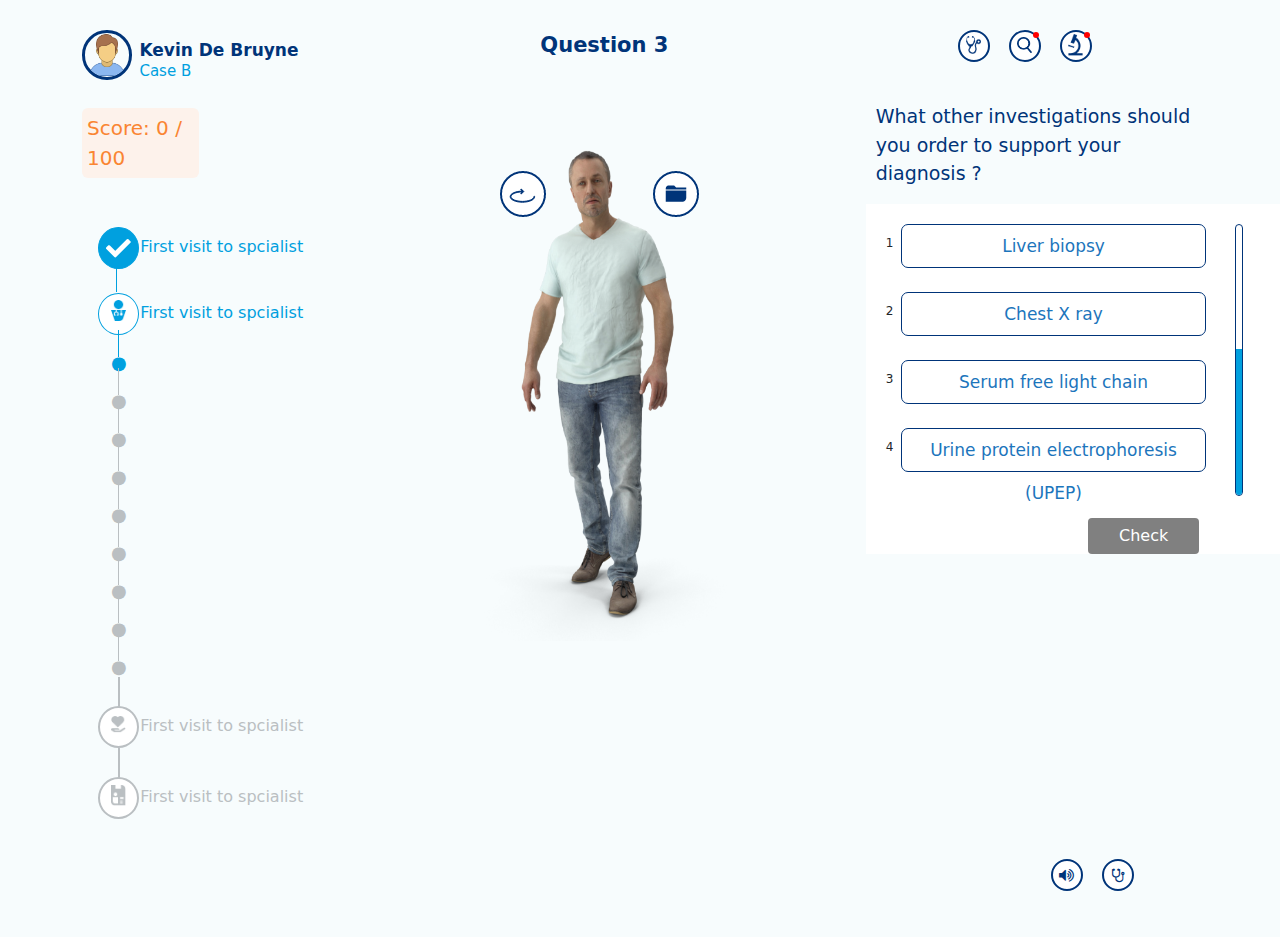
<file: question3.html>
<!DOCTYPE html>
<html lang="en">
<head>
    <meta charset="UTF-8">
    <meta http-equiv="X-UA-Compatible" content="IE=edge">
    <meta name="viewport" content="width=device-width, initial-scale=1.0">
    <title>Document</title>
    <link rel="stylesheet" href="https://cdnjs.cloudflare.com/ajax/libs/font-awesome/5.1.1/css/all.css">
    <link rel="stylesheet" href="https://stackpath.bootstrapcdn.com/font-awesome/4.7.0/css/font-awesome.min.css" integrity="sha384-wvfXpqpZZVQGK6TAh5PVlGOfQNHSoD2xbE+QkPxCAFlNEevoEH3Sl0sibVcOQVnN" crossorigin="anonymous">
    <link rel="stylesheet" href="assets/css/owl.carousel.min.css">
    <link rel="stylesheet" href="assets/css/bootstrap.min.css">
    <link rel="stylesheet" href="assets/css/style.css">
</head>
<body>

 

  <div class="con">
      <div class="container">
          <div class="row">
              <div class="col-lg-3">
                  <div class="item">
                      <div class="upper">
                          <div class="img">
                              <img src="assets/img/person-male.png" alt="">
                          </div>
                          <div class="word">
                              <h2 class="h1"> Kevin De Bruyne    </h2>
                              <p class="lead">  Case B </p>
                          </div>
                      </div>
                      <div class="score">
                          <p> <span> Score: 0 / 100 </span> </p>
                      </div>
                      <div class="spec">
                     
                        <div class="item6">
                            <div class="row">
                                <div class="col-lg-2"> 
                                    <div class="img af active"> <img src="assets/img/Icon awesome-check.png " alt=""> </div>    
                                </div>
                                <div class="col-lg-10"> <p> First visit to spcialist </p> </div>
                            </div>
                        </div>
                        <div class="item6">
                            <div class="row">
                                <div class="col-lg-2"> 
                                    <div class="img active" style="background-color: white;"> <img src="assets/img/Group 339.png" alt="" style="width: 15px; margin-bottom: 8px;"> </div>    
                                </div>
                                <div class="col-lg-10"> <p> First visit to spcialist </p> </div>
                            </div>
                        </div>

                        <div class="item6">
                            <div class="dot os">
                                <i class="fa fa-circle" aria-hidden="true" style="color: #00A0DF;"></i>
                            </div>
                        </div>
                        
                        <div class="item6">
                            <div class="dot ">
                                <i class="fa fa-circle" aria-hidden="true"></i>
                            </div>
                        </div>
                                        
                        <div class="item6">
                            <div class="dot">
                                <i class="fa fa-circle" aria-hidden="true"></i>
                            </div>
                        </div>
                        <div class="item6">
                            <div class="dot">
                                <i class="fa fa-circle" aria-hidden="true"></i>
                            </div>
                        </div>
                        
                        <div class="item6">
                            <div class="dot">
                                <i class="fa fa-circle" aria-hidden="true"></i>
                            </div>
                        </div>
                                        
                        <div class="item6">
                            <div class="dot">
                                <i class="fa fa-circle" aria-hidden="true"></i>
                            </div>
                        </div>

                        <div class="item6">
                            <div class="dot">
                                <i class="fa fa-circle" aria-hidden="true"></i>
                            </div>
                        </div>
                        
                        <div class="item6">
                            <div class="dot">
                                <i class="fa fa-circle" aria-hidden="true"></i>
                            </div>
                        </div>
                                        
                        <div class="item6">
                            <div class="dot">
                                <i class="fa fa-circle" aria-hidden="true"></i>
                            </div>
                        </div>
                        
                        <div class="item6 btn2">
                            <div class="row">
                                <div class="col-lg-2"> 
                                    <div class="img"> <img src="assets/img/Group 340.png" alt="" style="width: 15px; margin-bottom: 8px;"> </div>    
                                </div>
                                <div class="col-lg-10"> <p style="color: #BABFC2;"> First visit to spcialist </p> </div>
                            </div>
                        </div>
                        <div class="item6 btn2">
                            <div class="row">
                                <div class="col-lg-2"> 
                                    <div class="img"> <img src="assets/img/Path 133.png" alt="" style="width: 15px; margin-bottom: 8px;"> </div>    
                                </div>
                                <div class="col-lg-10"> <p style="color: #BABFC2;"> First visit to spcialist </p> </div>
                            </div>
                        </div>
                        

          
               

      
                          
                      </div>
                  </div>

              </div>
              <div class="col-lg-9">
                  <div class="row">
                     
                        <div class="col-lg-7">
                            <div class="con2" style="position: relative;">
                            <div class="row">
                                <div class="col-lg-0">
                                    <div class="img4"id="rotate">
                                        <img src="assets/img/Component 22 – 33.png" alt="">
                                    </div>
                                 
                                </div>
                                <div class="col-lg-12">
                                    <div class="que">
                                        <p class="p1">  Question 3 </p>
                                        <p class="cor" id="cor"> <img src="assets/img/Icon awesome-check.png" alt="">  <span class="core"> Correct </span> </p>
                                    </div>
                                    <div class="item4">
                                      <img src="assets/img/Man Standing.I02.2k.png" alt="" srcset="" >
                                    </div>
                          
                                </div>
                                <div class="col-lg-0">
                                    <div class="img5" id="img5">
                                        <img src="assets/img/Component 19 – 31.png" alt="" srcset="">
                                    </div>
                                 
                                </div>
                            </div>
      
                        </div>
                      </div>

                      <div class="col-lg-5">
                          <div class="list">
                              <ul class="list-unstyled">

                                  <li class="a a1">  <img src="assets/img/27164.png" alt="" srcset="">  </li>
                                  <li class="a" id="glas">  <img src="assets/img/Icon-Lens.png" alt="" srcset="">   </li>
                                  <li class="a " id="laboratiry"> <img src="assets/img/Component 6 – 4.png" alt="" srcset=""> </li>
                              </ul>
                          </div>

                          <div class="quest">
                              <div class="headq">
                                  <p> What other investigations should you order to support your diagnosis ?  </p>
                              </div>

                              <div class="choose">
                                  <div class="row">
                                      <div class="col-lg-10">
                                          <div class="row">
                                              <div class="col-lg-1"> <p class="ord"> 1 </p> </div>
                                              <div class="col-lg-11">
                                                  <div class="sel"> <span> Liver biopsy   </span> </div>
                                              </div>
                                          </div>

                                          <br>

                                          <div class="row">
                                            <div class="col-lg-1"> <p class="ord"> 2 </p> </div>
                                            <div class="col-lg-11">
                                                <div class="sel"> <span> Chest X ray   </span> </div>
                                            </div>
                                        </div>
                                        <br>
                                        
                                        <div class="row">
                                            <div class="col-lg-1"> <p class="ord"> 3 </p> </div>
                                            <div class="col-lg-11">
                                                <div class="sel"> <span> Serum free light chain   </span> </div>
                                            </div>
                                        </div>
                                        <br>
                                        <div class="row">
                                          <div class="col-lg-1"> <p class="ord"> 4 </p> </div>
                                          <div class="col-lg-11">
                                              <div class="sel"> <span> Urine protein electrophoresis (UPEP)   </span> </div>
                                          </div>
                                      </div>
                                      <br>

        
                                      </div>
                                      <div class="col-lg-2">
                                          <div class="hor">
                                              
                                          </div>
                                      </div>
                                  </div>
                                  <div class="row">
                                        <button type="submit" class="btn col-lg-3 btn-primary" id="butn"> Check </button>
                                  </div>
                              </div>


                          </div>
                          

                      </div>
                  </div>
              </div>
          </div>
          <div class="footer">
            <div class="btnli">
                <ul class="list-unstyled">

                    <li class="vol"> <i  id="vol" class="fa fa-volume-up" aria-hidden="true"></i>
                        <p  id="app"> By now you think this patient might have multiple myeloma or other paraproteinemias.   </p>
                    </li>
                    <li> <i class="fa fa-stethoscope" aria-hidden="true"></i>  </li>
                </ul>
          </div>
          </div>
      </div>
  </div>


  <!-- pop up 2 -->

  <div class="pop2 ques text-center" id="pop2">
      <div class="container">
          <div class="img4 ">
              <img src="assets/img/Component 27 – 64.png" alt="" srcset="">
              <p> Case B </p>
          </div>
          <div class="sli">
            <div class="owl-carousel owl-theme">
                <div> 
                    <div class="pa">
                        <p>      80 year old male presents with a 12 day history of urinary frequency, nausea, fatigue, decreased appetite, and unintentional weight loss over the past 3 months; estimated to be 5 kgs. </p>

                    </div>    
                </div>
                <div> 
                    <div class="pa">
                        <p>                         Past medical history:
                            primary hypertension and benign prostatic hyperplasia (BPH) </p>
                    </div>    
                </div>
                <div> 
                    <div class="p">
                        <p>              He is currently on ramipril 10mg daily and tamsulosin 400mcg once daily.
                        </p>
                    </div>    
                </div>

              </div>
          </div>
      </div>
  </div>


<div class="labr" id="labr">
    <div class="labrin">
        <div class="closelabr"> <span> <i class="fa fa-times" aria-hidden="true" id="closelabr"></i></span> </div>

        <div class="inlabr">
            <div class="Iconr">
                <p> <span> <img src="assets/img/Component 6 – 4.png" alt=""> </span>   Laboratory results </p>
            </div>
            <div class="p9">
                <ul class="list-unstyled">
                    <li> <span> <i class="fa fa-circle" aria-hidden="true"></i> </span>   Serum-free light chain (SFLC) ratio 20 (0.26-1.65 range) </li>
                    <li> <span> <i class="fa fa-circle" aria-hidden="true"></i> </span>   Urine protein electrophoresis (UPEP) positive for Bence-Jones proteinuria(2.5g/24hrs). </li>
                    <li> <span> <i class="fa fa-circle" aria-hidden="true"></i> </span>    Skeletal survey revealed multiple lytic lesions on the skull. </li>
                </ul>
                
            </div>
                <div class="ok10">
                    <div> <span id="ok10">  ok </span> </div>
                </div>
        </div>

    </div>
</div>

<!-- lastpop -->

<div class="lastpop" id="lastpop">
    <div class="last">

        <div class="closelast"> <span> <i class="fa fa-times" aria-hidden="true" id="closelast"></i></span>  </div>

        <div class="sw">
            <div class="owl-carousel owl-theme">
                <div> 
                    <div class="inswap">
                        <p> <span> <img src="assets/img/Component 6 – 4.png" alt=""> </span>   Laboratory results </p>
                        <div class="p3"> <p> patient was referred to hematology and nephrology for further assessment and management. </p>   </div>
                    </div>
                </div>
   
                <div>
                    <div class="lol">
                        <div class="cen">
                            <div class="p"> <p> Absence of any CRAB criteria which include the following: </p> </div>
                            <div class="lis">
                                <ul class="list-unstyled">
                                    <li> <span> <i class="fa fa-circle" aria-hidden="true"></i> </span>   Increase calcium levels (corrected  serum calcium > 0.25 mmol/dL above the upper limit of normal or > 0.275 mmol/dL) </li>
                                    <li> <span> <i class="fa fa-circle" aria-hidden="true"></i>  </span>  Renal insufficiency (attributable to MM). </li>
                                    <li>  <span> <i class="fa fa-circle" aria-hidden="true"></i>  </span> Anemia (Hemoglobin 2g/dL below the lower limit of normal or < 10g/dL) related to MM. </li>
                                    <li> <span> <i class="fa fa-circle" aria-hidden="true"></i>  </span>  Bone lesions (lytic lesion or generalize osteoporosis with compression fractures). </li>
                                </ul>
                            </div>
                        </div>
                    </div>    
                </div>
              </div>
        </div>

    </div>
</div>

    <script src="assets/java/bootstrap.js"></script>

    <script src="assets/java/jquery-3.5.1.min.js"></script>
    <script src="assets/java/owl.carousel.min.js"></script>
    <script src="assets/java/question3.js"></script>
    
</body>
</html>
</file>
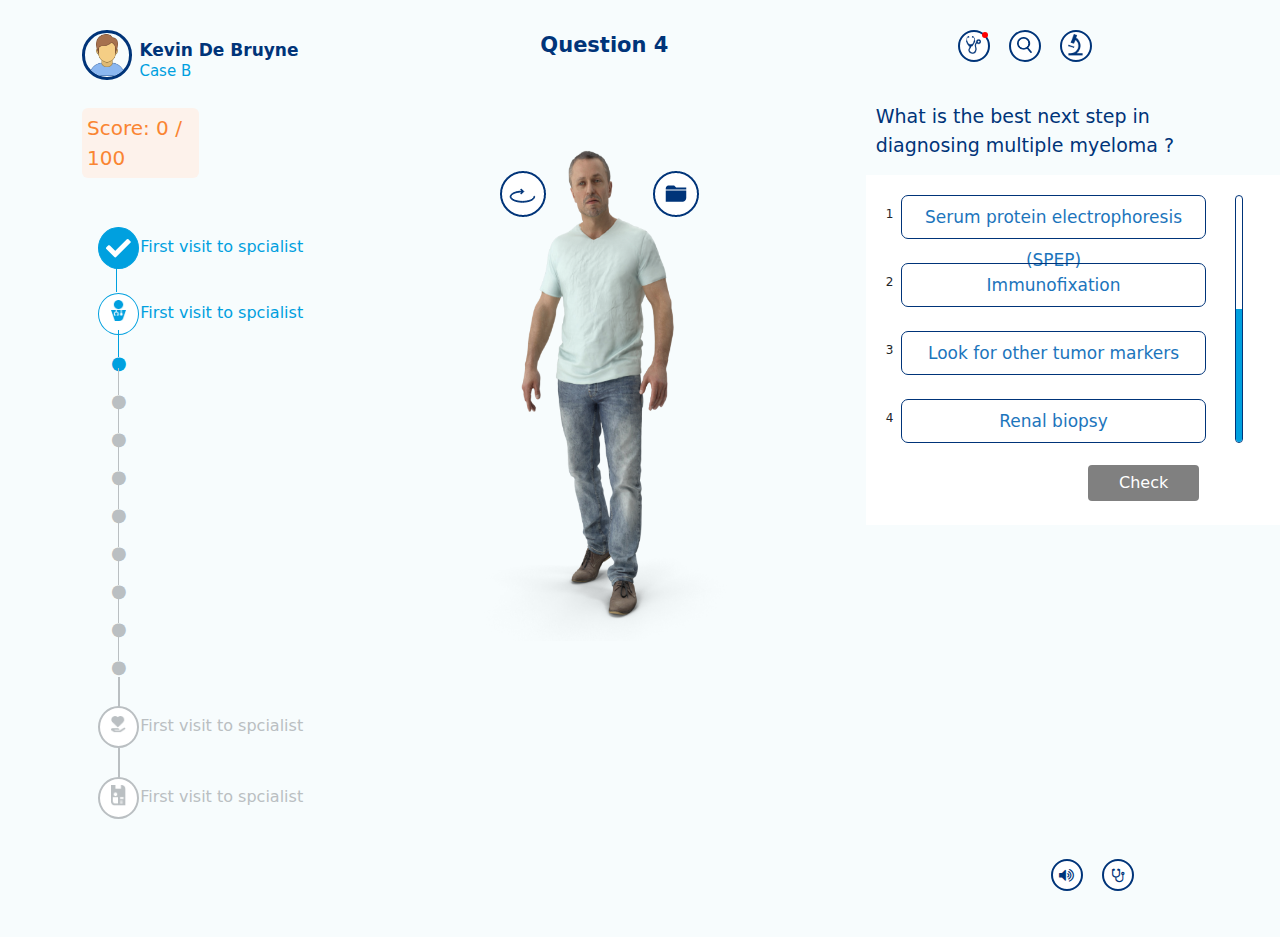
<file: question4.html>
<!DOCTYPE html>
<html lang="en">
<head>
    <meta charset="UTF-8">
    <meta http-equiv="X-UA-Compatible" content="IE=edge">
    <meta name="viewport" content="width=device-width, initial-scale=1.0">
    <title>Document</title>
    <link rel="stylesheet" href="https://cdnjs.cloudflare.com/ajax/libs/font-awesome/5.1.1/css/all.css">
    <link rel="stylesheet" href="https://stackpath.bootstrapcdn.com/font-awesome/4.7.0/css/font-awesome.min.css" integrity="sha384-wvfXpqpZZVQGK6TAh5PVlGOfQNHSoD2xbE+QkPxCAFlNEevoEH3Sl0sibVcOQVnN" crossorigin="anonymous">
    <link rel="stylesheet" href="assets/css/owl.carousel.min.css">
    <link rel="stylesheet" href="assets/css/bootstrap.min.css">
    <link rel="stylesheet" href="assets/css/style.css">
</head>
<body>

 

  <div class="con">
      <div class="container">
          <div class="row">
            <div class="col-lg-3">
                <div class="item">
                    <div class="upper">
                        <div class="img">
                            <img src="assets/img/person-male.png" alt="">
                        </div>
                        <div class="word">
                            <h2 class="h1"> Kevin De Bruyne    </h2>
                            <p class="lead">  Case B </p>
                        </div>
                    </div>
                    <div class="score">
                        <p> <span> Score: 0 / 100 </span> </p>
                    </div>
                    <div class="spec">
                   
                      <div class="item6">
                          <div class="row">
                              <div class="col-lg-2"> 
                                  <div class="img af active"> <img src="assets/img/Icon awesome-check.png " alt=""> </div>    
                              </div>
                              <div class="col-lg-10"> <p> First visit to spcialist </p> </div>
                          </div>
                      </div>
                      <div class="item6">
                          <div class="row">
                              <div class="col-lg-2"> 
                                  <div class="img active" style="background-color: white;"> <img src="assets/img/Group 339.png" alt="" style="width: 15px; margin-bottom: 8px;"> </div>    
                              </div>
                              <div class="col-lg-10"> <p> First visit to spcialist </p> </div>
                          </div>
                      </div>

                      <div class="item6">
                          <div class="dot os">
                              <i class="fa fa-circle" aria-hidden="true" style="color: #00A0DF;"></i>
                          </div>
                      </div>
                      
                      <div class="item6">
                          <div class="dot ">
                              <i class="fa fa-circle" aria-hidden="true"></i>
                          </div>
                      </div>
                                      
                      <div class="item6">
                          <div class="dot">
                              <i class="fa fa-circle" aria-hidden="true"></i>
                          </div>
                      </div>
                      <div class="item6">
                          <div class="dot">
                              <i class="fa fa-circle" aria-hidden="true"></i>
                          </div>
                      </div>
                      
                      <div class="item6">
                          <div class="dot">
                              <i class="fa fa-circle" aria-hidden="true"></i>
                          </div>
                      </div>
                                      
                      <div class="item6">
                          <div class="dot">
                              <i class="fa fa-circle" aria-hidden="true"></i>
                          </div>
                      </div>

                      <div class="item6">
                          <div class="dot">
                              <i class="fa fa-circle" aria-hidden="true"></i>
                          </div>
                      </div>
                      
                      <div class="item6">
                          <div class="dot">
                              <i class="fa fa-circle" aria-hidden="true"></i>
                          </div>
                      </div>
                                      
                      <div class="item6">
                          <div class="dot">
                              <i class="fa fa-circle" aria-hidden="true"></i>
                          </div>
                      </div>
                      
                      <div class="item6 btn2">
                          <div class="row">
                              <div class="col-lg-2"> 
                                  <div class="img"> <img src="assets/img/Group 340.png" alt="" style="width: 15px; margin-bottom: 8px;"> </div>    
                              </div>
                              <div class="col-lg-10"> <p style="color: #BABFC2;"> First visit to spcialist </p> </div>
                          </div>
                      </div>
                      <div class="item6 btn2">
                          <div class="row">
                              <div class="col-lg-2"> 
                                  <div class="img"> <img src="assets/img/Path 133.png" alt="" style="width: 15px; margin-bottom: 8px;"> </div>    
                              </div>
                              <div class="col-lg-10"> <p style="color: #BABFC2;"> First visit to spcialist </p> </div>
                          </div>
                      </div>
                      

        
             

    
                        
                    </div>
                </div>

            </div>
              <div class="col-lg-9">
                  <div class="row">
                     
                        <div class="col-lg-7">
                            <div class="con2" style="position: relative;">
                            <div class="row">
                                <div class="col-lg-0">
                                    <div class="img4"id="rotate">
                                        <img src="assets/img/Component 22 – 33.png" alt="">
                                    </div>
                                 
                                </div>
                                <div class="col-lg-12">
                                    <div class="que">
                                        <p class="p1">  Question 4 </p>
                                        <p class="cor" id="cor">  <img src="assets/img/Icon awesome-check.png" alt="" srcset=""> <span class="core"> <span class="core"> Correct </span> </p>
                                    </div>
                                    <div class="item4">
                                      <img src="assets/img/Man Standing.I02.2k.png" alt="" srcset="" >
                                    </div>
                          
                                </div>
                                <div class="col-lg-0">
                                    <div class="img5" id="img5">
                                        <img src="assets/img/Component 19 – 31.png" alt="" srcset="">
                                    </div>
                                 
                                </div>
                            </div>
      
                        </div>
                      </div>

                      <div class="col-lg-5">
                          <div class="list">
                              <ul class="list-unstyled">
                                  <li class="a" id="nicon"> <img src="assets/img/27164.png" alt="" srcset="">  </li>
                                  <li>  <img src="assets/img/Icon-Lens.png" alt="" srcset="">   </li>
                                  <li class="a a1" id="laboratiry"> <img src="assets/img/Component 6 – 4.png" alt="" srcset=""> </li>
                              </ul>
                          </div>

                          <div class="quest">
                              <div class="headq">
                                  <p> What is the best next step in diagnosing multiple myeloma ?  </p>
                              </div>

                              <div class="choose">
                                  <div class="row">
                                      <div class="col-lg-10">
                                          <div class="row">
                                              <div class="col-lg-1"> <p class="ord"> 1 </p> </div>
                                              <div class="col-lg-11">
                                                  <div class="sel"> <span> Serum protein electrophoresis (SPEP)  </span> </div>
                                              </div>
                                          </div>

                                          <br>

                                          <div class="row">
                                            <div class="col-lg-1"> <p class="ord"> 2 </p> </div>
                                            <div class="col-lg-11">
                                                <div class="sel"> <span> Immunofixation   </span> </div>
                                            </div>
                                        </div>
                                        <br>

                                        <div class="row">
                                            <div class="col-lg-1"> <p class="ord"> 3 </p> </div>
                                            <div class="col-lg-11">
                                                <div class="sel"> <span> Look for other tumor markers   </span> </div>
                                            </div>
                                        </div>
                                        <br>

                                        <div class="row">
                                            <div class="col-lg-1"> <p class="ord"> 4 </p> </div>
                                            <div class="col-lg-11">
                                                <div class="sel"> <span> Renal biopsy   </span> </div>
                                            </div>
                                        </div>
                                      </div>
                                      <div class="col-lg-2">
                                          <div class="hor">
                                              
                                          </div>
                                      </div>
                                  </div>
                                  <div class="row">
                                        <button type="submit" class="btn col-lg-3 btn-primary" id="butn"> Check </button>
                                  </div>
                              </div>


                          </div>
                          

                      </div>
                  </div>
              </div>
          </div>
          <div class="footer">
            <div class="btnli">
                <ul class="list-unstyled">

                    <li class="vol"> <i  id="vol" class="fa fa-volume-up" aria-hidden="true"></i>
                        <p  id="app"> By now you think this patient might have multiple myeloma or other paraproteinemias.   </p>
                    </li>
                    <li> <i class="fa fa-stethoscope" aria-hidden="true"></i>  </li>
                </ul>
          </div>
          </div>
      </div>
  </div>


  <!-- pop up 2 -->

  <div class="pop2 ques text-center" id="pop2">
      <div class="container">
          <div class="img4 ">
              <img src="assets/img/Component 27 – 64.png" alt="" srcset="">
              <p> Case B </p>
          </div>
          <div class="sli">
            <div class="owl-carousel owl-theme">
                <div> 
                    <div class="pa">
                        <p>      80 year old male presents with a 12 day history of urinary frequency, nausea, fatigue, decreased appetite, and unintentional weight loss over the past 3 months; estimated to be 5 kgs. </p>

                    </div>    
                </div>
                <div> 
                    <div class="pa">
                        <p>                         Past medical history:
                            primary hypertension and benign prostatic hyperplasia (BPH) </p>
                    </div>    
                </div>
                <div> 
                    <div class="p">
                        <p>              He is currently on ramipril 10mg daily and tamsulosin 400mcg once daily.
                        </p>
                    </div>    
                </div>

              </div>
          </div>
      </div>
  </div>

  <!-- poppup-n -->
  <div class="poup15" id="poup15">
      <div class="pops">
          <div class="close15"><i class="fa fa-times" id="close15"></i></div>
          <div class="all">
          <div class="head"><h5><span><img src="assets/img/27164.png"></span>Examination results:</h5></div>
              <div class="content">
             <ul>
                 <li> <span class="i1"><i class="fa fa-circle air-hidden='true'"></i></span>  Bone marrow aspirate and biopsy showed 30 per cent clonal plasma cells with 10–12 per cent kappa light chain-restricted plasma cells. Marrow cytogenetics showed 46, XY  </li>
                 <li> <span class="i1"><i class="fa fa-circle air-hidden='true'"></i></span>  Fluorescent in situ hybridization (FISH) analysis showed 7.72% of nuclei with three copies of
                    5p15.2, 6.36% of nuclei with trisomy 9 and 3.64% of nuclei with trisomy 15.
                  </li>
                 <li> <span class="i1"><i class="fa fa-circle air-hidden='true'"></i></span>  A beta 2 macroglobulin level sent on the patient was 4mg/L.  </li>
             </ul>
            </div>
           <div class="nbtn">  <p> ok </p> </div>
      
  </div>
</div>
    <script src="assets/java/bootstrap.js"></script>

    <script src="assets/java/jquery-3.5.1.min.js"></script>
    <script src="assets/java/owl.carousel.min.js"></script>
    <script src="assets/java/question4.js"></script>
    
</body>
</html>
</file>
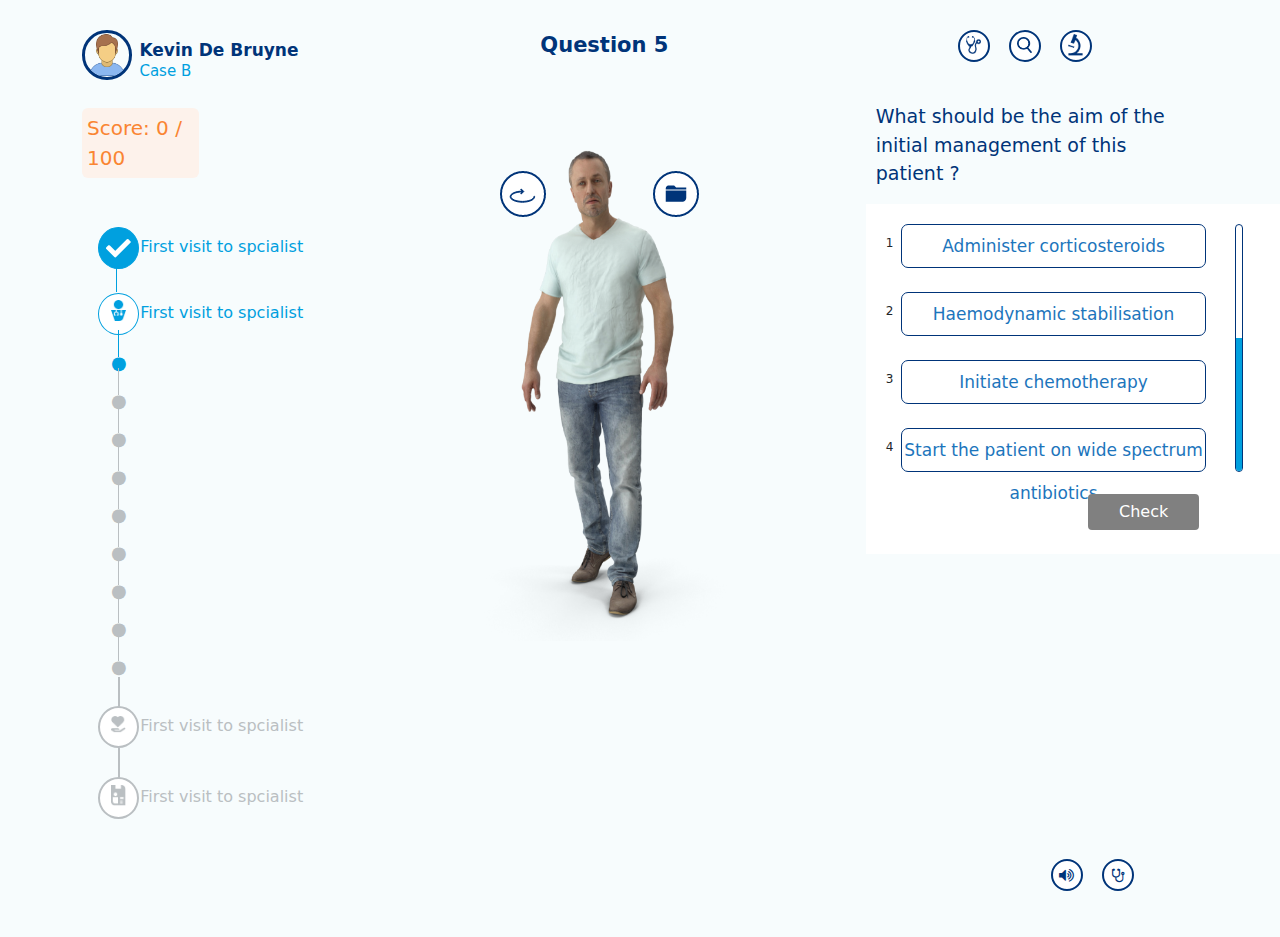
<file: question5.html>
<!DOCTYPE html>
<html lang="en">
<head>
    <meta charset="UTF-8">
    <meta http-equiv="X-UA-Compatible" content="IE=edge">
    <meta name="viewport" content="width=device-width, initial-scale=1.0">
    <title>Document</title>
    <link rel="stylesheet" href="https://cdnjs.cloudflare.com/ajax/libs/font-awesome/5.1.1/css/all.css">
    <link rel="stylesheet" href="https://stackpath.bootstrapcdn.com/font-awesome/4.7.0/css/font-awesome.min.css" integrity="sha384-wvfXpqpZZVQGK6TAh5PVlGOfQNHSoD2xbE+QkPxCAFlNEevoEH3Sl0sibVcOQVnN" crossorigin="anonymous">
    <link rel="stylesheet" href="assets/css/owl.carousel.min.css">
    <link rel="stylesheet" href="assets/css/bootstrap.min.css">
    <link rel="stylesheet" href="assets/css/style.css">
</head>
<body>

 

  <div class="con">
      <div class="container">
          <div class="row">
            <div class="col-lg-3">
                <div class="item">
                    <div class="upper">
                        <div class="img">
                            <img src="assets/img/person-male.png" alt="">
                        </div>
                        <div class="word">
                            <h2 class="h1"> Kevin De Bruyne    </h2>
                            <p class="lead">  Case B </p>
                        </div>
                    </div>
                    <div class="score">
                        <p> <span> Score: 0 / 100 </span> </p>
                    </div>
                    <div class="spec">
                   
                      <div class="item6">
                          <div class="row">
                              <div class="col-lg-2"> 
                                  <div class="img af active"> <img src="assets/img/Icon awesome-check.png " alt=""> </div>    
                              </div>
                              <div class="col-lg-10"> <p> First visit to spcialist </p> </div>
                          </div>
                      </div>
                      <div class="item6">
                          <div class="row">
                              <div class="col-lg-2"> 
                                  <div class="img active" style="background-color: white;"> <img src="assets/img/Group 339.png" alt="" style="width: 15px; margin-bottom: 8px;"> </div>    
                              </div>
                              <div class="col-lg-10"> <p> First visit to spcialist </p> </div>
                          </div>
                      </div>

                      <div class="item6">
                          <div class="dot os">
                              <i class="fa fa-circle" aria-hidden="true" style="color: #00A0DF;"></i>
                          </div>
                      </div>
                      
                      <div class="item6">
                          <div class="dot ">
                              <i class="fa fa-circle" aria-hidden="true"></i>
                          </div>
                      </div>
                                      
                      <div class="item6">
                          <div class="dot">
                              <i class="fa fa-circle" aria-hidden="true"></i>
                          </div>
                      </div>
                      <div class="item6">
                          <div class="dot">
                              <i class="fa fa-circle" aria-hidden="true"></i>
                          </div>
                      </div>
                      
                      <div class="item6">
                          <div class="dot">
                              <i class="fa fa-circle" aria-hidden="true"></i>
                          </div>
                      </div>
                                      
                      <div class="item6">
                          <div class="dot">
                              <i class="fa fa-circle" aria-hidden="true"></i>
                          </div>
                      </div>

                      <div class="item6">
                          <div class="dot">
                              <i class="fa fa-circle" aria-hidden="true"></i>
                          </div>
                      </div>
                      
                      <div class="item6">
                          <div class="dot">
                              <i class="fa fa-circle" aria-hidden="true"></i>
                          </div>
                      </div>
                                      
                      <div class="item6">
                          <div class="dot">
                              <i class="fa fa-circle" aria-hidden="true"></i>
                          </div>
                      </div>
                      
                      <div class="item6 btn2">
                          <div class="row">
                              <div class="col-lg-2"> 
                                  <div class="img"> <img src="assets/img/Group 340.png" alt="" style="width: 15px; margin-bottom: 8px;"> </div>    
                              </div>
                              <div class="col-lg-10"> <p style="color: #BABFC2;"> First visit to spcialist </p> </div>
                          </div>
                      </div>
                      <div class="item6 btn2">
                          <div class="row">
                              <div class="col-lg-2"> 
                                  <div class="img"> <img src="assets/img/Path 133.png" alt="" style="width: 15px; margin-bottom: 8px;"> </div>    
                              </div>
                              <div class="col-lg-10"> <p style="color: #BABFC2;"> First visit to spcialist </p> </div>
                          </div>
                      </div>
                      

        
             

    
                        
                    </div>
                </div>

            </div>
              <div class="col-lg-9">
                  <div class="row">
                     
                        <div class="col-lg-7">
                            <div class="con2" style="position: relative;">
                            <div class="row">
                                <div class="col-lg-0">
                                    <div class="img4"id="rotate">
                                        <img src="assets/img/Component 22 – 33.png" alt="">
                                    </div>
                                 
                                </div>
                                <div class="col-lg-12">
                                    <div class="que">
                                        <p class="p1">  Question 5 </p>
                                        <p class="cor" id="cor"> <img src="assets/img/Icon awesome-check.png" alt=""> <span class="core"> Correct </span> </p>
                                    </div>
                                    <div class="item4">
                                      <img src="assets/img/Man Standing.I02.2k.png" alt="" srcset="" >
                                    </div>
                          
                                </div>
                                <div class="col-lg-0">
                                    <div class="img5" id="img5">
                                        <img src="assets/img/Component 19 – 31.png" alt="" srcset="">
                                    </div>
                                 
                                </div>
                            </div>
      
                        </div>
                      </div>

                      <div class="col-lg-5">
                          <div class="list">
                              <ul class="list-unstyled">
                                <li class="a a1"  id="invest">   <img src="assets/img/27164.png" alt="" srcset=""> </li>
                                <li> <img src="assets/img/Icon-Lens.png" alt="" srcset="">  </li>
                                <li class="a a1" id="laboratiry">  <img src="assets/img/Component 6 – 4.png" alt="" srcset=""> </li>
                              </ul>
                          </div>

                          <div class="quest">
                              <div class="headq">
                                  <p> What should be the aim of the initial management of this patient ?  </p>
                              </div>

                              <div class="choose">
                                  <div class="row">
                                      <div class="col-lg-10">
                                          <div class="row">
                                              <div class="col-lg-1"> <p class="ord"> 1 </p> </div>
                                              <div class="col-lg-11">
                                                  <div class="sel"> <span> Administer corticosteroids   </span> </div>
                                              </div>
                                          </div>

                                          <br>

                                          <div class="row">
                                            <div class="col-lg-1"> <p class="ord"> 2 </p> </div>
                                            <div class="col-lg-11">
                                                <div class="sel"> <span> Haemodynamic stabilisation    </span> </div>
                                            </div>
                                        </div>
                                        <br>

                                        <div class="row">
                                            <div class="col-lg-1"> <p class="ord"> 3 </p> </div>
                                            <div class="col-lg-11">
                                                <div class="sel"> <span> Initiate chemotherapy   </span> </div>
                                            </div>
                                        </div>
                                        <br>

                                        <div class="row">
                                            <div class="col-lg-1"> <p class="ord"> 4 </p> </div>
                                            <div class="col-lg-11">
                                                <div class="sel"> <span> Start the patient on wide spectrum antibiotics   </span> </div>
                                            </div>
                                        </div>
                                      </div>
                                      <div class="col-lg-2">
                                          <div class="hor">
                                              
                                          </div>
                                      </div>
                                  </div>
                                  <div class="row">
                                        <button type="submit" class="btn col-lg-3 btn-primary" id="butn"> Check </button>
                                  </div>
                              </div>


                          </div>
                          

                      </div>
                  </div>
              </div>
          </div>
          <div class="footer">
            <div class="btnli">
                <ul class="list-unstyled">

                    <li class="vol"> <i  id="vol" class="fa fa-volume-up" aria-hidden="true"></i>
                        <p  id="app"> By now you think this patient might have multiple myeloma or other paraproteinemias.   </p>
                    </li>
                    <li> <i class="fa fa-stethoscope" aria-hidden="true"></i>  </li>
                </ul>
          </div>
          </div>
      </div>
  </div>


  <!-- pop up 2 -->

  <div class="pop2 ques text-center" id="pop2">
      <div class="container">
          <div class="img4 ">
              <img src="assets/img/Component 27 – 64.png" alt="" srcset="">
              <p> Case B </p>
          </div>
          <div class="sli">
            <div class="owl-carousel owl-theme">
                <div> 
                    <div class="pa">
                        <p>      80 year old male presents with a 12 day history of urinary frequency, nausea, fatigue, decreased appetite, and unintentional weight loss over the past 3 months; estimated to be 5 kgs. </p>

                    </div>    
                </div>
                <div> 
                    <div class="pa">
                        <p>                         Past medical history:
                            primary hypertension and benign prostatic hyperplasia (BPH) </p>
                    </div>    
                </div>
                <div> 
                    <div class="p">
                        <p>              He is currently on ramipril 10mg daily and tamsulosin 400mcg once daily.
                        </p>
                    </div>    
                </div>

              </div>
          </div>
      </div>
  </div>



    <script src="assets/java/bootstrap.js"></script>

    <script src="assets/java/jquery-3.5.1.min.js"></script>
    <script src="assets/java/owl.carousel.min.js"></script>
    <script src="assets/java/question5.js"></script>
    
</body>
</html>
</file>
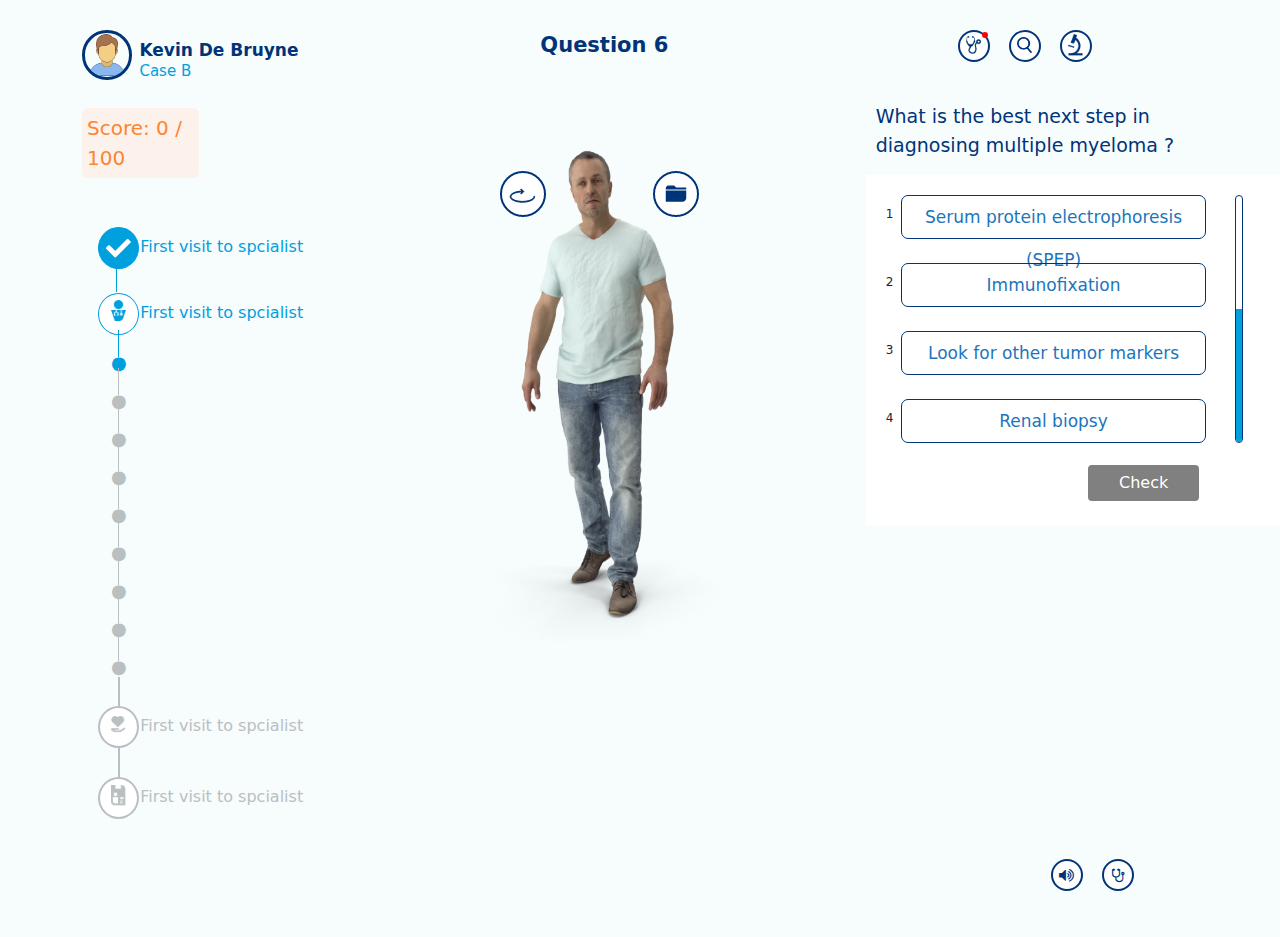
<file: question6.html>
<!DOCTYPE html>
<html lang="en">
<head>
    <meta charset="UTF-8">
    <meta http-equiv="X-UA-Compatible" content="IE=edge">
    <meta name="viewport" content="width=device-width, initial-scale=1.0">
    <title>Document</title>
    <link rel="stylesheet" href="https://cdnjs.cloudflare.com/ajax/libs/font-awesome/5.1.1/css/all.css">
    <link rel="stylesheet" href="https://stackpath.bootstrapcdn.com/font-awesome/4.7.0/css/font-awesome.min.css" integrity="sha384-wvfXpqpZZVQGK6TAh5PVlGOfQNHSoD2xbE+QkPxCAFlNEevoEH3Sl0sibVcOQVnN" crossorigin="anonymous">
    <link rel="stylesheet" href="assets/css/owl.carousel.min.css">
    <link rel="stylesheet" href="assets/css/bootstrap.min.css">
    <link rel="stylesheet" href="assets/css/style.css">
</head>
<body>

 

  <div class="con">
      <div class="container">
          <div class="row">
            <div class="col-lg-3">
                <div class="item">
                    <div class="upper">
                        <div class="img">
                            <img src="assets/img/person-male.png" alt="">
                        </div>
                        <div class="word">
                            <h2 class="h1"> Kevin De Bruyne    </h2>
                            <p class="lead">  Case B </p>
                        </div>
                    </div>
                    <div class="score">
                        <p> <span> Score: 0 / 100 </span> </p>
                    </div>
                    <div class="spec">
                   
                      <div class="item6">
                          <div class="row">
                              <div class="col-lg-2"> 
                                  <div class="img af active"> <img src="assets/img/Icon awesome-check.png " alt=""> </div>    
                              </div>
                              <div class="col-lg-10"> <p> First visit to spcialist </p> </div>
                          </div>
                      </div>
                      <div class="item6">
                          <div class="row">
                              <div class="col-lg-2"> 
                                  <div class="img active" style="background-color: white;"> <img src="assets/img/Group 339.png" alt="" style="width: 15px; margin-bottom: 8px;"> </div>    
                              </div>
                              <div class="col-lg-10"> <p> First visit to spcialist </p> </div>
                          </div>
                      </div>

                      <div class="item6">
                          <div class="dot os">
                              <i class="fa fa-circle" aria-hidden="true" style="color: #00A0DF;"></i>
                          </div>
                      </div>
                      
                      <div class="item6">
                          <div class="dot ">
                              <i class="fa fa-circle" aria-hidden="true"></i>
                          </div>
                      </div>
                                      
                      <div class="item6">
                          <div class="dot">
                              <i class="fa fa-circle" aria-hidden="true"></i>
                          </div>
                      </div>
                      <div class="item6">
                          <div class="dot">
                              <i class="fa fa-circle" aria-hidden="true"></i>
                          </div>
                      </div>
                      
                      <div class="item6">
                          <div class="dot">
                              <i class="fa fa-circle" aria-hidden="true"></i>
                          </div>
                      </div>
                                      
                      <div class="item6">
                          <div class="dot">
                              <i class="fa fa-circle" aria-hidden="true"></i>
                          </div>
                      </div>

                      <div class="item6">
                          <div class="dot">
                              <i class="fa fa-circle" aria-hidden="true"></i>
                          </div>
                      </div>
                      
                      <div class="item6">
                          <div class="dot">
                              <i class="fa fa-circle" aria-hidden="true"></i>
                          </div>
                      </div>
                                      
                      <div class="item6">
                          <div class="dot">
                              <i class="fa fa-circle" aria-hidden="true"></i>
                          </div>
                      </div>
                      
                      <div class="item6 btn2">
                          <div class="row">
                              <div class="col-lg-2"> 
                                  <div class="img"> <img src="assets/img/Group 340.png" alt="" style="width: 15px; margin-bottom: 8px;"> </div>    
                              </div>
                              <div class="col-lg-10"> <p style="color: #BABFC2;"> First visit to spcialist </p> </div>
                          </div>
                      </div>
                      <div class="item6 btn2">
                          <div class="row">
                              <div class="col-lg-2"> 
                                  <div class="img"> <img src="assets/img/Path 133.png" alt="" style="width: 15px; margin-bottom: 8px;"> </div>    
                              </div>
                              <div class="col-lg-10"> <p style="color: #BABFC2;"> First visit to spcialist </p> </div>
                          </div>
                      </div>
                      

        
             

    
                        
                    </div>
                </div>

            </div>
              <div class="col-lg-9">
                  <div class="row">
                     
                        <div class="col-lg-7">
                            <div class="con2" style="position: relative;">
                            <div class="row">
                                <div class="col-lg-0">
                                    <div class="img4"id="rotate">
                                        <img src="assets/img/Component 22 – 33.png" alt="">
                                    </div>
                                 
                                </div>
                                <div class="col-lg-12">
                                    <div class="que">
                                        <p class="p1">  Question 6 </p>
                                        <p class="cor" id="cor"> <img src="assets/img/Icon awesome-check.png" alt="" srcset=""> <span class="core"> Correct </span> </p>
                                    </div>
                                    <div class="item4">
                                      <img src="assets/img/Man Standing.I02.2k.png" alt="" srcset="" >
                                    </div>
                          
                                </div>
                                <div class="col-lg-0">
                                    <div class="img5" id="img5">
                                        <img src="assets/img/Component 19 – 31.png" alt="" srcset="">
                                    </div>
                                 
                                </div>
                            </div>
      
                        </div>
                      </div>

                      <div class="col-lg-5">
                          <div class="list">
                              <ul class="list-unstyled">
                                  <li class=" a nicon"><img src="assets/img/27164.png" alt="" srcset="">  </li>
                                  <li>  <img src="assets/img/Icon-Lens.png" alt="" srcset="">  </li>
                                  <li class="a a1" id="laboratiry"> <img src="assets/img/Component 6 – 4.png" alt="" srcset="">  </li>
                              </ul>
                          </div>

                          <div class="quest">
                              <div class="headq">
                                  <p> What is the best next step in diagnosing multiple myeloma ?  </p>
                              </div>

                              <div class="choose">
                                  <div class="row">
                                      <div class="col-lg-10">
                                          <div class="row">
                                              <div class="col-lg-1"> <p class="ord"> 1 </p> </div>
                                              <div class="col-lg-11">
                                                  <div class="sel"> <span> Serum protein electrophoresis (SPEP)  </span> </div>
                                              </div>
                                          </div>

                                          <br>

                                          <div class="row">
                                            <div class="col-lg-1"> <p class="ord"> 2 </p> </div>
                                            <div class="col-lg-11">
                                                <div class="sel"> <span> Immunofixation   </span> </div>
                                            </div>
                                        </div>
                                        <br>

                                        <div class="row">
                                            <div class="col-lg-1"> <p class="ord"> 3 </p> </div>
                                            <div class="col-lg-11">
                                                <div class="sel"> <span> Look for other tumor markers   </span> </div>
                                            </div>
                                        </div>
                                        <br>

                                        <div class="row">
                                            <div class="col-lg-1"> <p class="ord"> 4 </p> </div>
                                            <div class="col-lg-11">
                                                <div class="sel"> <span> Renal biopsy   </span> </div>
                                            </div>
                                        </div>
                                      </div>
                                      <div class="col-lg-2">
                                          <div class="hor">
                                              
                                          </div>
                                      </div>
                                  </div>
                                  <div class="row">
                                        <button type="submit" class="btn col-lg-3 btn-primary" id="butn"> Check </button>
                                  </div>
                              </div>


                          </div>
                          

                      </div>
                  </div>
              </div>
          </div>
          <div class="footer">
            <div class="btnli">
                <ul class="list-unstyled">

                    <li class="vol"> <i  id="vol" class="fa fa-volume-up" aria-hidden="true"></i>
                        <p  id="app"> By now you think this patient might have multiple myeloma or other paraproteinemias.   </p>
                    </li>
                    <li> <i class="fa fa-stethoscope" aria-hidden="true"></i>  </li>
                </ul>
          </div>
          </div>
      </div>
  </div>


  <!-- pop up 2 -->

  <div class="pop2 ques text-center" id="pop2">
      <div class="container">
          <div class="img4 ">
              <img src="assets/img/Component 27 – 64.png" alt="" srcset="">
              <p> Case B </p>
          </div>
          <div class="sli">
            <div class="owl-carousel owl-theme">
                <div> 
                    <div class="pa">
                        <p>      80 year old male presents with a 12 day history of urinary frequency, nausea, fatigue, decreased appetite, and unintentional weight loss over the past 3 months; estimated to be 5 kgs. </p>

                    </div>    
                </div>
                <div> 
                    <div class="pa">
                        <p>                         Past medical history:
                            primary hypertension and benign prostatic hyperplasia (BPH) </p>
                    </div>    
                </div>
                <div> 
                    <div class="p">
                        <p>              He is currently on ramipril 10mg daily and tamsulosin 400mcg once daily.
                        </p>
                    </div>    
                </div>

              </div>
          </div>
      </div>
  </div>

  <!-- poppup-n -->
  <div class="poup16">
      <div class="pops">
          <div class="close16"><i class="fa fa-times"></i></div>
        
              <div class="content">
             <p>The patient has a diagnosis of multiple myeloma (MM) with AKI secondary to most likely cast nephropathy and hypercalcemia induced hypovolemia </p>
           <div class="nbtn"><button type="submit" class="btn col-lg-3 btn-primary co" id="butn4"> ok </button></div>
      
  
</div>
    <script src="assets/java/bootstrap.js"></script>

    <script src="assets/java/jquery-3.5.1.min.js"></script>
    <script src="assets/java/owl.carousel.min.js"></script>
    <script src="assets/java/question6.js"></script>
    
</body>
</html>
</file>
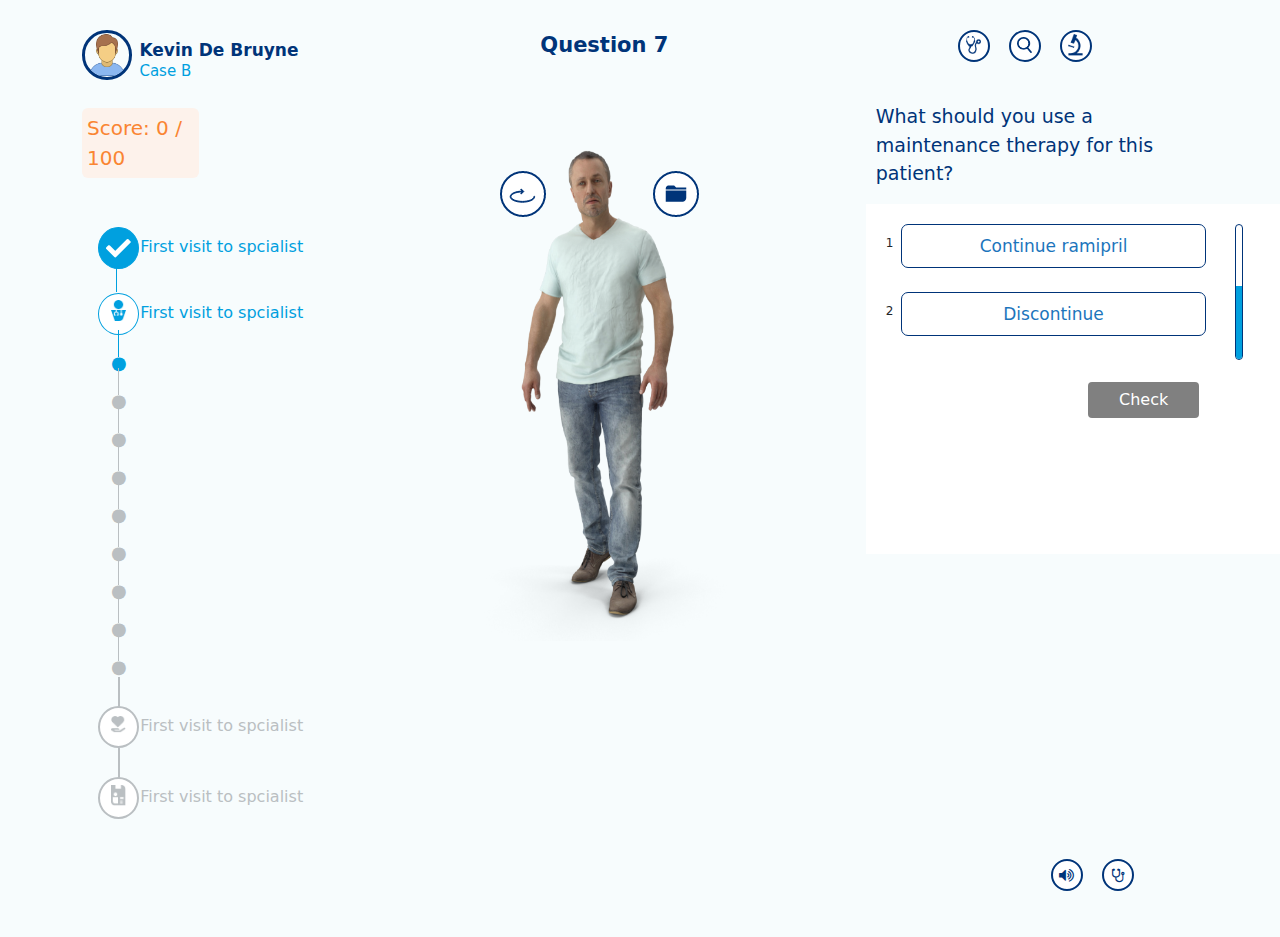
<file: question7.html>
<!DOCTYPE html>
<html lang="en">
<head>
    <meta charset="UTF-8">
    <meta http-equiv="X-UA-Compatible" content="IE=edge">
    <meta name="viewport" content="width=device-width, initial-scale=1.0">
    <title>Document</title>
    <link rel="stylesheet" href="https://cdnjs.cloudflare.com/ajax/libs/font-awesome/5.1.1/css/all.css">
    <link rel="stylesheet" href="https://stackpath.bootstrapcdn.com/font-awesome/4.7.0/css/font-awesome.min.css" integrity="sha384-wvfXpqpZZVQGK6TAh5PVlGOfQNHSoD2xbE+QkPxCAFlNEevoEH3Sl0sibVcOQVnN" crossorigin="anonymous">
    <link rel="stylesheet" href="assets/css/owl.carousel.min.css">
    <link rel="stylesheet" href="assets/css/bootstrap.min.css">
    <link rel="stylesheet" href="assets/css/style.css">
</head>
<body>

 

  <div class="con">
      <div class="container">
          <div class="row">
            <div class="col-lg-3">
                <div class="item">
                    <div class="upper">
                        <div class="img">
                            <img src="assets/img/person-male.png" alt="">
                        </div>
                        <div class="word">
                            <h2 class="h1"> Kevin De Bruyne    </h2>
                            <p class="lead">  Case B </p>
                        </div>
                    </div>
                    <div class="score">
                        <p> <span> Score: 0 / 100 </span> </p>
                    </div>
                    <div class="spec">
                   
                      <div class="item6">
                          <div class="row">
                              <div class="col-lg-2"> 
                                  <div class="img af active"> <img src="assets/img/Icon awesome-check.png " alt=""> </div>    
                              </div>
                              <div class="col-lg-10"> <p> First visit to spcialist </p> </div>
                          </div>
                      </div>
                      <div class="item6">
                          <div class="row">
                              <div class="col-lg-2"> 
                                  <div class="img active" style="background-color: white;"> <img src="assets/img/Group 339.png" alt="" style="width: 15px; margin-bottom: 8px;"> </div>    
                              </div>
                              <div class="col-lg-10"> <p> First visit to spcialist </p> </div>
                          </div>
                      </div>

                      <div class="item6">
                          <div class="dot os">
                              <i class="fa fa-circle" aria-hidden="true" style="color: #00A0DF;"></i>
                          </div>
                      </div>
                      
                      <div class="item6">
                          <div class="dot ">
                              <i class="fa fa-circle" aria-hidden="true"></i>
                          </div>
                      </div>
                                      
                      <div class="item6">
                          <div class="dot">
                              <i class="fa fa-circle" aria-hidden="true"></i>
                          </div>
                      </div>
                      <div class="item6">
                          <div class="dot">
                              <i class="fa fa-circle" aria-hidden="true"></i>
                          </div>
                      </div>
                      
                      <div class="item6">
                          <div class="dot">
                              <i class="fa fa-circle" aria-hidden="true"></i>
                          </div>
                      </div>
                                      
                      <div class="item6">
                          <div class="dot">
                              <i class="fa fa-circle" aria-hidden="true"></i>
                          </div>
                      </div>

                      <div class="item6">
                          <div class="dot">
                              <i class="fa fa-circle" aria-hidden="true"></i>
                          </div>
                      </div>
                      
                      <div class="item6">
                          <div class="dot">
                              <i class="fa fa-circle" aria-hidden="true"></i>
                          </div>
                      </div>
                                      
                      <div class="item6">
                          <div class="dot">
                              <i class="fa fa-circle" aria-hidden="true"></i>
                          </div>
                      </div>
                      
                      <div class="item6 btn2">
                          <div class="row">
                              <div class="col-lg-2"> 
                                  <div class="img"> <img src="assets/img/Group 340.png" alt="" style="width: 15px; margin-bottom: 8px;"> </div>    
                              </div>
                              <div class="col-lg-10"> <p style="color: #BABFC2;"> First visit to spcialist </p> </div>
                          </div>
                      </div>
                      <div class="item6 btn2">
                          <div class="row">
                              <div class="col-lg-2"> 
                                  <div class="img"> <img src="assets/img/Path 133.png" alt="" style="width: 15px; margin-bottom: 8px;"> </div>    
                              </div>
                              <div class="col-lg-10"> <p style="color: #BABFC2;"> First visit to spcialist </p> </div>
                          </div>
                      </div>
                      

        
             

    
                        
                    </div>
                </div>

            </div>
              <div class="col-lg-9">
                  <div class="row">
                     
                        <div class="col-lg-7">
                            <div class="con2" style="position: relative;">
                            <div class="row">
                                <div class="col-lg-0">
                                    <div class="img4"id="rotate">
                                        <img src="assets/img/Component 22 – 33.png" alt="">
                                    </div>
                                 
                                </div>
                                <div class="col-lg-12">
                                    <div class="que">
                                        <p class="p1">  Question 7 </p>
                                        <p class="cor" id="cor"> <img src="assets/img/Icon awesome-check.png" alt=""> <span class="core"> Correct </span> </p>
                                    </div>
                                    <div class="item4">
                                      <img src="assets/img/Man Standing.I02.2k.png" alt="" srcset="" >
                                    </div>
                          
                                </div>
                                <div class="col-lg-0">
                                    <div class="img5" id="img5">
                                        <img src="assets/img/Component 19 – 31.png" alt="" srcset="">
                                    </div>
                                 
                                </div>
                            </div>
      
                        </div>
                      </div>

                      <div class="col-lg-5">
                          <div class="list">
                              <ul class="list-unstyled">
                                <li class="a a1"  id="invest">   <img src="assets/img/27164.png" alt="" srcset=""> </li>
                                <li> <img src="assets/img/Icon-Lens.png" alt="" srcset="">  </li>
                                <li class="a a1" id="laboratiry">  <img src="assets/img/Component 6 – 4.png" alt="" srcset=""> </li>
                              </ul>
                          </div>

                          <div class="quest">
                              <div class="headq">
                                  <p> What should you use a maintenance therapy for this patient?   </p>
                              </div>

                              <div class="choose">
                                  <div class="row">
                                      <div class="col-lg-10">
                                          <div class="row">
                                              <div class="col-lg-1"> <p class="ord"> 1 </p> </div>
                                              <div class="col-lg-11">
                                                  <div class="sel"> <span> Continue ramipril    </span> </div>
                                              </div>
                                          </div>

                                          <br>

                                          <div class="row">
                                            <div class="col-lg-1"> <p class="ord"> 2 </p> </div>
                                            <div class="col-lg-11">
                                                <div class="sel"> <span>Discontinue    </span> </div>
                                            </div>
                                        </div>
                                        <br>

                                      </div>
                                      <div class="col-lg-2">
                                          <div class="hor">
                                              
                                          </div>
                                      </div>
                                  </div>
                                  <div class="row">
                                        <button type="submit" class="btn col-lg-3 btn-primary" id="butn"> Check </button>
                                  </div>
                              </div>


                          </div>
                          

                      </div>
                  </div>
              </div>
          </div>
          <div class="footer">
            <div class="btnli">
                <ul class="list-unstyled">

                    <li class="vol"> <i  id="vol" class="fa fa-volume-up" aria-hidden="true"></i>
                        <p  id="app"> By now you think this patient might have multiple myeloma or other paraproteinemias.   </p>
                    </li>
                    <li> <i class="fa fa-stethoscope" aria-hidden="true"></i>  </li>
                </ul>
          </div>
          </div>
      </div>
  </div>


  <!-- pop up 2 -->

  <div class="pop2 ques text-center" id="pop2">
      <div class="container">
          <div class="img4 ">
              <img src="assets/img/Component 27 – 64.png" alt="" srcset="">
              <p> Case B </p>
          </div>
          <div class="sli">
            <div class="owl-carousel owl-theme">
                <div> 
                    <div class="pa">
                        <p>      80 year old male presents with a 12 day history of urinary frequency, nausea, fatigue, decreased appetite, and unintentional weight loss over the past 3 months; estimated to be 5 kgs. </p>

                    </div>    
                </div>
                <div> 
                    <div class="pa">
                        <p>                         Past medical history:
                            primary hypertension and benign prostatic hyperplasia (BPH) </p>
                    </div>    
                </div>
                <div> 
                    <div class="p">
                        <p>              He is currently on ramipril 10mg daily and tamsulosin 400mcg once daily.
                        </p>
                    </div>    
                </div>

              </div>
          </div>
      </div>
  </div>



    <script src="assets/java/bootstrap.js"></script>

    <script src="assets/java/jquery-3.5.1.min.js"></script>
    <script src="assets/java/owl.carousel.min.js"></script>
    <script src="assets/java/question7.js"></script>
    
</body>
</html>
</file>
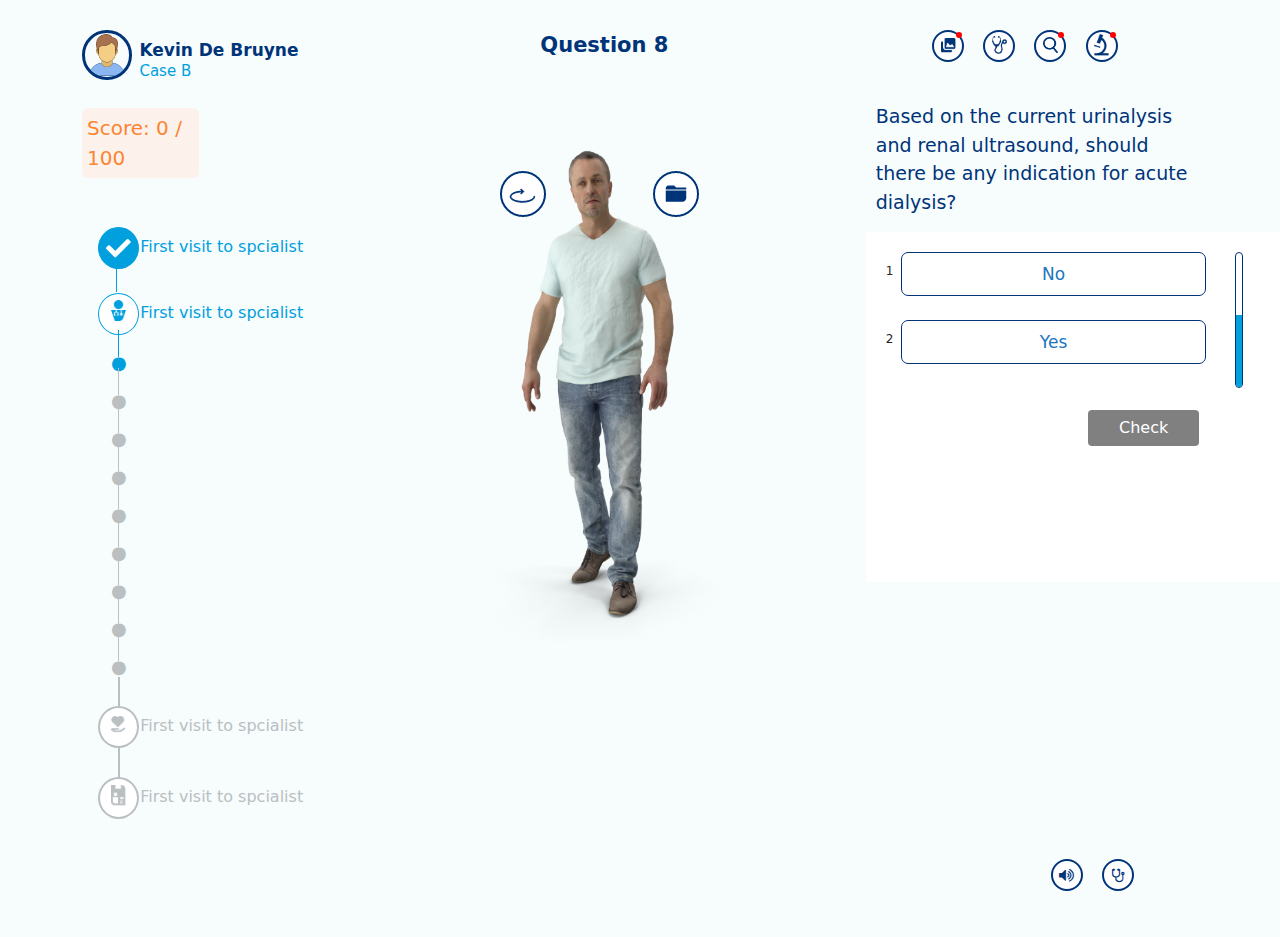
<file: question8.html>
<!DOCTYPE html>
<html lang="en">
<head>
    <meta charset="UTF-8">
    <meta http-equiv="X-UA-Compatible" content="IE=edge">
    <meta name="viewport" content="width=device-width, initial-scale=1.0">
    <title>Document</title>
    <link rel="stylesheet" href="https://cdnjs.cloudflare.com/ajax/libs/font-awesome/5.1.1/css/all.css">
    <link rel="stylesheet" href="https://stackpath.bootstrapcdn.com/font-awesome/4.7.0/css/font-awesome.min.css" integrity="sha384-wvfXpqpZZVQGK6TAh5PVlGOfQNHSoD2xbE+QkPxCAFlNEevoEH3Sl0sibVcOQVnN" crossorigin="anonymous">
    <link rel="stylesheet" href="assets/css/owl.carousel.min.css">
    <link rel="stylesheet" href="assets/css/bootstrap.min.css">
    <link rel="stylesheet" href="assets/css/style.css">
</head>
<body>

 

  <div class="con">
      <div class="container">
          <div class="row">
              <div class="col-lg-3">
                  <div class="item">
                      <div class="upper">
                          <div class="img">
                              <img src="assets/img/person-male.png" alt="">
                          </div>
                          <div class="word">
                              <h2 class="h1"> Kevin De Bruyne    </h2>
                              <p class="lead">  Case B </p>
                          </div>
                      </div>
                      <div class="score">
                          <p> <span> Score: 0 / 100 </span> </p>
                      </div>
                      <div class="spec">
                     
                        <div class="item6">
                            <div class="row">
                                <div class="col-lg-2"> 
                                    <div class="img af active"> <img src="assets/img/Icon awesome-check.png " alt=""> </div>    
                                </div>
                                <div class="col-lg-10"> <p> First visit to spcialist </p> </div>
                            </div>
                        </div>
                        <div class="item6">
                            <div class="row">
                                <div class="col-lg-2"> 
                                    <div class="img active" style="background-color: white;"> <img src="assets/img/Group 339.png" alt="" style="width: 15px; margin-bottom: 8px;"> </div>    
                                </div>
                                <div class="col-lg-10"> <p> First visit to spcialist </p> </div>
                            </div>
                        </div>

                        <div class="item6">
                            <div class="dot os">
                                <i class="fa fa-circle" aria-hidden="true" style="color: #00A0DF;"></i>
                            </div>
                        </div>
                        
                        <div class="item6">
                            <div class="dot ">
                                <i class="fa fa-circle" aria-hidden="true"></i>
                            </div>
                        </div>
                                        
                        <div class="item6">
                            <div class="dot">
                                <i class="fa fa-circle" aria-hidden="true"></i>
                            </div>
                        </div>
                        <div class="item6">
                            <div class="dot">
                                <i class="fa fa-circle" aria-hidden="true"></i>
                            </div>
                        </div>
                        
                        <div class="item6">
                            <div class="dot">
                                <i class="fa fa-circle" aria-hidden="true"></i>
                            </div>
                        </div>
                                        
                        <div class="item6">
                            <div class="dot">
                                <i class="fa fa-circle" aria-hidden="true"></i>
                            </div>
                        </div>

                        <div class="item6">
                            <div class="dot">
                                <i class="fa fa-circle" aria-hidden="true"></i>
                            </div>
                        </div>
                        
                        <div class="item6">
                            <div class="dot">
                                <i class="fa fa-circle" aria-hidden="true"></i>
                            </div>
                        </div>
                                        
                        <div class="item6">
                            <div class="dot">
                                <i class="fa fa-circle" aria-hidden="true"></i>
                            </div>
                        </div>
                        
                        <div class="item6 btn2">
                            <div class="row">
                                <div class="col-lg-2"> 
                                    <div class="img"> <img src="assets/img/Group 340.png" alt="" style="width: 15px; margin-bottom: 8px;"> </div>    
                                </div>
                                <div class="col-lg-10"> <p style="color: #BABFC2;"> First visit to spcialist </p> </div>
                            </div>
                        </div>
                        <div class="item6 btn2">
                            <div class="row">
                                <div class="col-lg-2"> 
                                    <div class="img"> <img src="assets/img/Path 133.png" alt="" style="width: 15px; margin-bottom: 8px;"> </div>    
                                </div>
                                <div class="col-lg-10"> <p style="color: #BABFC2;"> First visit to spcialist </p> </div>
                            </div>
                        </div>
                        

          
               

      
                          
                      </div>
                  </div>

              </div>
              <div class="col-lg-9">
                  <div class="row">
                     
                        <div class="col-lg-7">
                            <div class="con2" style="position: relative;">
                            <div class="row">
                                <div class="col-lg-0">
                                    <div class="img4"id="rotate">
                                        <img src="assets/img/Component 22 – 33.png" alt="">
                                    </div>
                                 
                                </div>
                                <div class="col-lg-12">
                                    <div class="que">
                                        <p class="p1">  Question 8 </p>
                                        <p class="cor" id="cor"> <img src="assets/img/Icon awesome-check.png" alt="">  <span class="core"> Correct </span> </p>
                                    </div>
                                    <div class="item4">
                                      <img src="assets/img/Man Standing.I02.2k.png" alt="" srcset="" >
                                    </div>
                          
                                </div>
                                <div class="col-lg-0">
                                    <div class="img5" id="img5">
                                        <img src="assets/img/Component 19 – 31.png" alt="" srcset="">
                                    </div>
                                 
                                </div>
                            </div>
      
                        </div>
                      </div>

                      <div class="col-lg-5">
                          <div class="list">
                              <ul class="list-unstyled">
                                <li class="a" id="photo">  <img src="assets/img/image.png" alt="" srcset="">  </li>
                                  <li class="a a1">  <img src="assets/img/27164.png" alt="" srcset="">  </li>
                                  <li class="a" id="glas">  <img src="assets/img/Icon-Lens.png" alt="" srcset="">   </li>
                                  <li class="a " id="laboratiry"> <img src="assets/img/Component 6 – 4.png" alt="" srcset=""> </li>
                              </ul>
                          </div>

                          <div class="quest">
                              <div class="headq">
                                  <p> Based on the current urinalysis and renal ultrasound, should there be any indication for acute dialysis?  </p>
                              </div>

                              <div class="choose">
                                  <div class="row">
                                      <div class="col-lg-10">
                                          <div class="row">
                                              <div class="col-lg-1"> <p class="ord"> 1 </p> </div>
                                              <div class="col-lg-11">
                                                  <div class="sel"> <span> No  </span> </div>
                                              </div>
                                          </div>

                                          <br>

                                          <div class="row">
                                            <div class="col-lg-1"> <p class="ord"> 2 </p> </div>
                                            <div class="col-lg-11">
                                                <div class="sel"> <span> Yes   </span> </div>
                                            </div>
                                        </div>
                                        <br>

        
                                      </div>
                                      <div class="col-lg-2">
                                          <div class="hor">
                                              
                                          </div>
                                      </div>
                                  </div>
                                  <div class="row">
                                        <button type="submit" class="btn col-lg-3 btn-primary" id="butn"> Check </button>
                                  </div>
                              </div>


                          </div>
                          

                      </div>
                  </div>
              </div>
          </div>
          <div class="footer">
            <div class="btnli">
                <ul class="list-unstyled">

                    <li class="vol"> <i  id="vol" class="fa fa-volume-up" aria-hidden="true"></i>
                        <p  id="app"> By now you think this patient might have multiple myeloma or other paraproteinemias.   </p>
                    </li>
                    <li> <i class="fa fa-stethoscope" aria-hidden="true"></i>  </li>
                </ul>
          </div>
          </div>
      </div>
  </div>


  <!-- pop up 2 -->

  <div class="pop2 ques text-center" id="pop2">
      <div class="container">
          <div class="img4 ">
              <img src="assets/img/Component 27 – 64.png" alt="" srcset="">
              <p> Case B </p>
          </div>
          <div class="sli">
            <div class="owl-carousel owl-theme">
                <div> 
                    <div class="pa">
                        <p>      80 year old male presents with a 12 day history of urinary frequency, nausea, fatigue, decreased appetite, and unintentional weight loss over the past 3 months; estimated to be 5 kgs. </p>

                    </div>    
                </div>
                <div> 
                    <div class="pa">
                        <p>                         Past medical history:
                            primary hypertension and benign prostatic hyperplasia (BPH) </p>
                    </div>    
                </div>
                <div> 
                    <div class="p">
                        <p>              He is currently on ramipril 10mg daily and tamsulosin 400mcg once daily.
                        </p>
                    </div>    
                </div>

              </div>
          </div>
      </div>
  </div>


<!--------  pop img ---------->
  <div class="popimg" id="popimg">
      <div class="resimg">
          <div class="closeimg"> <span id="closeimg"> <i class="fa fa-times" aria-hidden="true"></i>  </span> </div>
        <div class="img"> <img src="assets/img/f31-01c-9780323549455.png" alt="" srcset=""> </div>
      </div>
  </div>

  <!-- poplap -->

  <div class="poplab" id="poplab">
      <div class="poplabin">
        <div class="closelab"> <span id="closelab"> <i class="fa fa-times" aria-hidden="true"></i>  </span> </div>
        <div class="lab">
            <div class="up"> <p> <span class="img1"> <img src="assets/img/Component 6 – 4.png" alt=""> </span>  Laboratory results </p>  </div>
            <div class="list">
                <ul class="list-unstyled">
                    <li> <span> <i class="fa fa-circle" aria-hidden="true"></i>  </span> beta 2 microglobulin was 4mg/L. </li>
                    <li> <span> <i class="fa fa-circle" aria-hidden="true"></i>  </span> No high-risk cytogenetics. </li>
                    <li> <span> <i class="fa fa-circle" aria-hidden="true"></i>  </span> Normal lactate dihydrogen- </li>
                </ul>
            </div>
            <div class="ok4">
                <span id="ok4"> ok </span>
            </div>
        </div>
      </div>
  </div>

  <div class="Investigation" id="invest4">
      <div class="invest4">
        <div class="closeinv"> <span id="closeinv"> <i class="fa fa-times" aria-hidden="true"></i>  </span> </div>
        <div class="inv">
            <div class="up">
                <p class="p2"> <span class="img2"> <img src="assets/img/Icon-Lens.png" alt=""> </span>  Investigation result </p>
                <div class="p3">
                    <p> The patient was considered multiple myeloma stage 2 using the revised international staging system (RISS). </p>
                </div>
            </div>
            <div class="ok9">
                <span id="ok9"> ok </span>
            </div>
        </div>
  
      </div>
  </div>

    <script src="assets/java/bootstrap.js"></script>

    <script src="assets/java/jquery-3.5.1.min.js"></script>
    <script src="assets/java/owl.carousel.min.js"></script>
    <script src="assets/java/question8.js"></script>
    
</body>
</html>
</file>
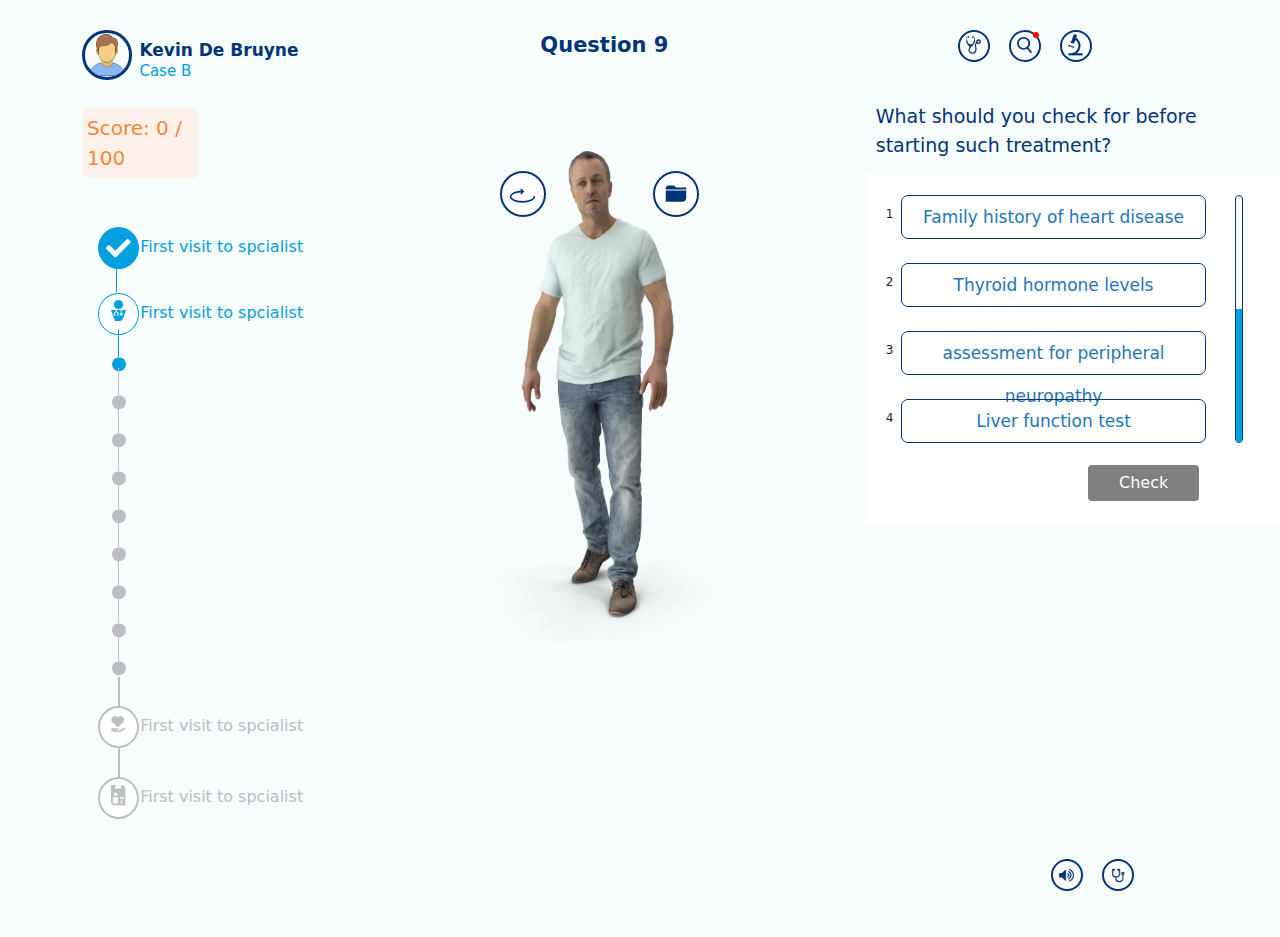
<file: question9.html>
<!DOCTYPE html>
<html lang="en">
<head>
    <meta charset="UTF-8">
    <meta http-equiv="X-UA-Compatible" content="IE=edge">
    <meta name="viewport" content="width=device-width, initial-scale=1.0">
    <title>Document</title>
    <link rel="stylesheet" href="https://cdnjs.cloudflare.com/ajax/libs/font-awesome/5.1.1/css/all.css">
    <link rel="stylesheet" href="https://stackpath.bootstrapcdn.com/font-awesome/4.7.0/css/font-awesome.min.css" integrity="sha384-wvfXpqpZZVQGK6TAh5PVlGOfQNHSoD2xbE+QkPxCAFlNEevoEH3Sl0sibVcOQVnN" crossorigin="anonymous">
    <link rel="stylesheet" href="assets/css/owl.carousel.min.css">
    <link rel="stylesheet" href="assets/css/bootstrap.min.css">
    <link rel="stylesheet" href="assets/css/style.css">
</head>
<body>

 

  <div class="con">
      <div class="container">
          <div class="row">
            <div class="col-lg-3">
                <div class="item">
                    <div class="upper">
                        <div class="img">
                            <img src="assets/img/person-male.png" alt="">
                        </div>
                        <div class="word">
                            <h2 class="h1"> Kevin De Bruyne    </h2>
                            <p class="lead">  Case B </p>
                        </div>
                    </div>
                    <div class="score">
                        <p> <span> Score: 0 / 100 </span> </p>
                    </div>
                    <div class="spec">
                   
                      <div class="item6">
                          <div class="row">
                              <div class="col-lg-2"> 
                                  <div class="img af active"> <img src="assets/img/Icon awesome-check.png " alt=""> </div>    
                              </div>
                              <div class="col-lg-10"> <p> First visit to spcialist </p> </div>
                          </div>
                      </div>
                      <div class="item6">
                          <div class="row">
                              <div class="col-lg-2"> 
                                  <div class="img active" style="background-color: white;"> <img src="assets/img/Group 339.png" alt="" style="width: 15px; margin-bottom: 8px;"> </div>    
                              </div>
                              <div class="col-lg-10"> <p> First visit to spcialist </p> </div>
                          </div>
                      </div>

                      <div class="item6">
                          <div class="dot os">
                              <i class="fa fa-circle" aria-hidden="true" style="color: #00A0DF;"></i>
                          </div>
                      </div>
                      
                      <div class="item6">
                          <div class="dot ">
                              <i class="fa fa-circle" aria-hidden="true"></i>
                          </div>
                      </div>
                                      
                      <div class="item6">
                          <div class="dot">
                              <i class="fa fa-circle" aria-hidden="true"></i>
                          </div>
                      </div>
                      <div class="item6">
                          <div class="dot">
                              <i class="fa fa-circle" aria-hidden="true"></i>
                          </div>
                      </div>
                      
                      <div class="item6">
                          <div class="dot">
                              <i class="fa fa-circle" aria-hidden="true"></i>
                          </div>
                      </div>
                                      
                      <div class="item6">
                          <div class="dot">
                              <i class="fa fa-circle" aria-hidden="true"></i>
                          </div>
                      </div>

                      <div class="item6">
                          <div class="dot">
                              <i class="fa fa-circle" aria-hidden="true"></i>
                          </div>
                      </div>
                      
                      <div class="item6">
                          <div class="dot">
                              <i class="fa fa-circle" aria-hidden="true"></i>
                          </div>
                      </div>
                                      
                      <div class="item6">
                          <div class="dot">
                              <i class="fa fa-circle" aria-hidden="true"></i>
                          </div>
                      </div>
                      
                      <div class="item6 btn2">
                          <div class="row">
                              <div class="col-lg-2"> 
                                  <div class="img"> <img src="assets/img/Group 340.png" alt="" style="width: 15px; margin-bottom: 8px;"> </div>    
                              </div>
                              <div class="col-lg-10"> <p style="color: #BABFC2;"> First visit to spcialist </p> </div>
                          </div>
                      </div>
                      <div class="item6 btn2">
                          <div class="row">
                              <div class="col-lg-2"> 
                                  <div class="img"> <img src="assets/img/Path 133.png" alt="" style="width: 15px; margin-bottom: 8px;"> </div>    
                              </div>
                              <div class="col-lg-10"> <p style="color: #BABFC2;"> First visit to spcialist </p> </div>
                          </div>
                      </div>
                      

        
             

    
                        
                    </div>
                </div>

            </div>
              <div class="col-lg-9">
                  <div class="row">
                     
                        <div class="col-lg-7">
                            <div class="con2" style="position: relative;">
                            <div class="row">
                                <div class="col-lg-0">
                                    <div class="img4"id="rotate">
                                        <img src="assets/img/Component 22 – 33.png" alt="">
                                    </div>
                                 
                                </div>
                                <div class="col-lg-12">
                                    <div class="que">
                                        <p class="p1">  Question 9 </p>
                                        <p class="cor" id="cor"> <img src="assets/img/Icon awesome-check.png" alt=""> <span class="core"> Correct </span> </p>
                                    </div>
                                    <div class="item4">
                                      <img src="assets/img/Man Standing.I02.2k.png" alt="" srcset="" >
                                    </div>
                          
                                </div>
                                <div class="col-lg-0">
                                    <div class="img5" id="img5">
                                        <img src="assets/img/Component 19 – 31.png" alt="" srcset="">
                                    </div>
                                 
                                </div>
                            </div>
      
                        </div>
                      </div>

                      <div class="col-lg-5">
                          <div class="list">
                              <ul class="list-unstyled">
                                <li class="a a1"  id="invest">   <img src="assets/img/27164.png" alt="" srcset=""> </li>
                                <li class="a" id="inves"> <img src="assets/img/Icon-Lens.png" alt="" srcset="">  </li>
                                <li class="a a1" id="laboratiry">  <img src="assets/img/Component 6 – 4.png" alt="" srcset=""> </li>
                              </ul>
                          </div>

                          <div class="quest">
                              <div class="headq">
                                  <p> What should you check for before starting such treatment?  </p>
                              </div>

                              <div class="choose">
                                  <div class="row">
                                      <div class="col-lg-10">
                                          <div class="row">
                                              <div class="col-lg-1"> <p class="ord"> 1 </p> </div>
                                              <div class="col-lg-11">
                                                  <div class="sel"> <span> Family history of heart disease    </span> </div>
                                              </div>
                                          </div>

                                          <br>

                                          <div class="row">
                                            <div class="col-lg-1"> <p class="ord"> 2 </p> </div>
                                            <div class="col-lg-11">
                                                <div class="sel"> <span> Thyroid hormone levels    </span> </div>
                                            </div>
                                        </div>
                                        <br>

                                        <div class="row">
                                            <div class="col-lg-1"> <p class="ord"> 3 </p> </div>
                                            <div class="col-lg-11">
                                                <div class="sel"> <span> assessment for peripheral neuropathy    </span> </div>
                                            </div>
                                        </div>
                                        <br>

                                        <div class="row">
                                            <div class="col-lg-1"> <p class="ord"> 4 </p> </div>
                                            <div class="col-lg-11">
                                                <div class="sel"> <span> Liver function test   </span> </div>
                                            </div>
                                        </div>
                                      </div>
                                      <div class="col-lg-2">
                                          <div class="hor">
                                              
                                          </div>
                                      </div>
                                  </div>
                                  <div class="row">
                                        <button type="submit" class="btn col-lg-3 btn-primary" id="butn"> Check </button>
                                  </div>
                              </div>


                          </div>
                          

                      </div>
                  </div>
              </div>
          </div>
          <div class="footer">
            <div class="btnli">
                <ul class="list-unstyled">

                    <li class="vol"> <i  id="vol" class="fa fa-volume-up" aria-hidden="true"></i>
                        <p  id="app"> By now you think this patient might have multiple myeloma or other paraproteinemias.   </p>
                    </li>
                    <li> <i class="fa fa-stethoscope" aria-hidden="true"></i>  </li>
                </ul>
          </div>
          </div>
      </div>
  </div>


  <!-- pop up 2 -->

  <div class="pop2 ques text-center" id="pop2">
      <div class="container">
          <div class="img4 ">
              <img src="assets/img/Component 27 – 64.png" alt="" srcset="">
              <p> Case B </p>
          </div>
          <div class="sli">
            <div class="owl-carousel owl-theme">
                <div> 
                    <div class="pa">
                        <p>      80 year old male presents with a 12 day history of urinary frequency, nausea, fatigue, decreased appetite, and unintentional weight loss over the past 3 months; estimated to be 5 kgs. </p>

                    </div>    
                </div>
                <div> 
                    <div class="pa">
                        <p>                         Past medical history:
                            primary hypertension and benign prostatic hyperplasia (BPH) </p>
                    </div>    
                </div>
                <div> 
                    <div class="p">
                        <p>              He is currently on ramipril 10mg daily and tamsulosin 400mcg once daily.
                        </p>
                    </div>    
                </div>

              </div>
          </div>
      </div>
  </div>

  <!-- pop9 -->
  <div class="pop9" id="pop9">
      <div class="invest">
        <div class="closeinv"> <span> <i class="fa fa-times" aria-hidden="true" id="closeinv"></i></span> </div>
        <div class="inv">
            <div class="Icon">
                <p> <span> <img src="assets/img/Icon-Lens.png" alt=""> </span>   Investigational results</p>
            </div>
            <div class="p9">
                <p> The patient was considered a standard risk, but due to renal impairment and frailty, a 2 drug regimen using 8 cycles of bortezomib and dexamethasone (Vd) was started. </p>
            </div>
                <div class="ok9">
                    <div id="ok9"> <p> ok </p> </div>
                </div>
        </div>

      </div>

  </div>


    <script src="assets/java/bootstrap.js"></script>

    <script src="assets/java/jquery-3.5.1.min.js"></script>
    <script src="assets/java/owl.carousel.min.js"></script>
    <script src="assets/java/question9.js"></script>
    
</body>
</html>
</file>
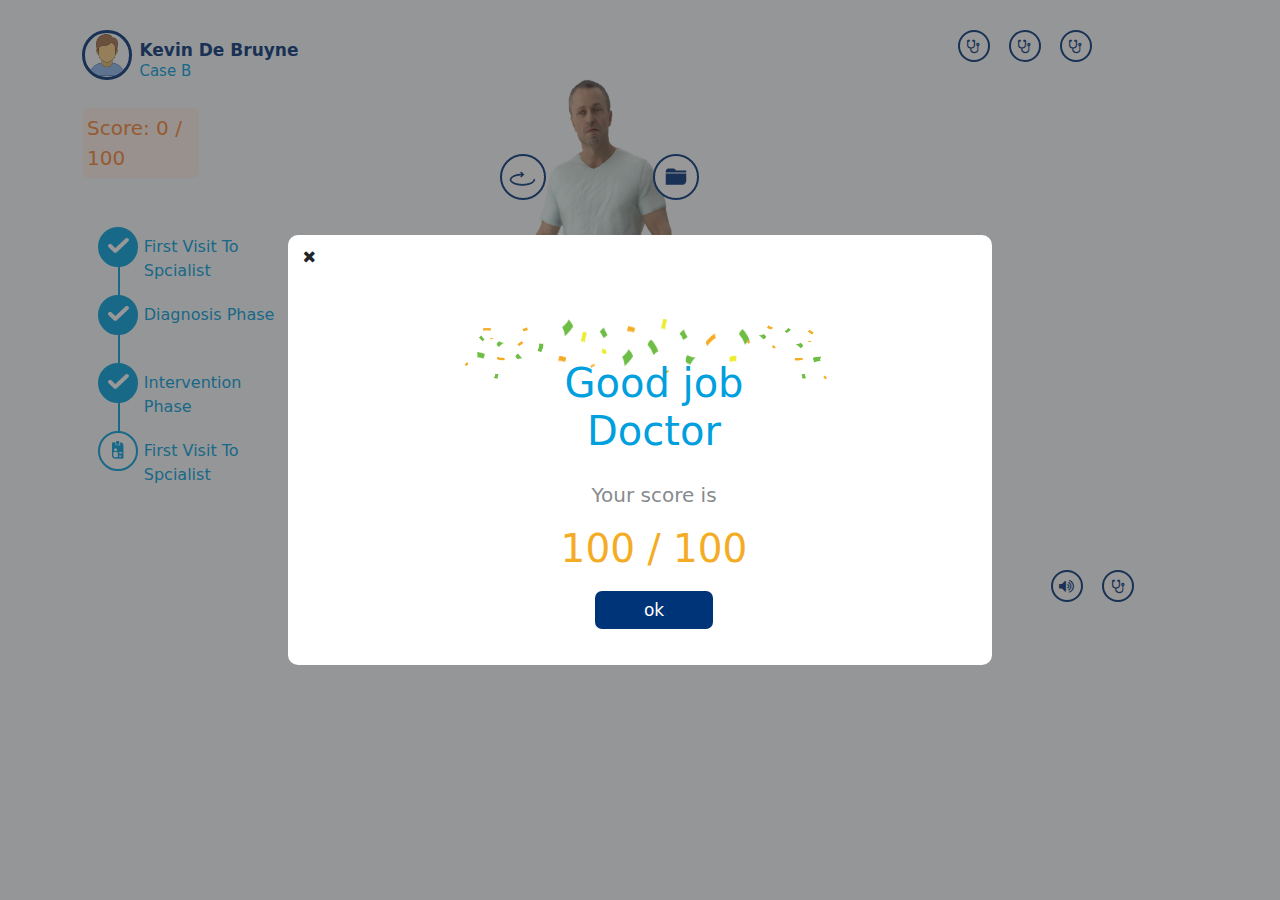
<file: report.html>
<!DOCTYPE html>
<html lang="en">
<head>
    <meta charset="UTF-8">
    <meta http-equiv="X-UA-Compatible" content="IE=edge">
    <meta name="viewport" content="width=device-width, initial-scale=1.0">
    <title>Document</title>
    <link rel="stylesheet" href="https://cdnjs.cloudflare.com/ajax/libs/font-awesome/5.1.1/css/all.css">
    <link rel="stylesheet" href="https://stackpath.bootstrapcdn.com/font-awesome/4.7.0/css/font-awesome.min.css" integrity="sha384-wvfXpqpZZVQGK6TAh5PVlGOfQNHSoD2xbE+QkPxCAFlNEevoEH3Sl0sibVcOQVnN" crossorigin="anonymous">
    <link rel="stylesheet" href="assets/css/owl.carousel.min.css">
    <link rel="stylesheet" href="assets/css/bootstrap.min.css">
    <link rel="stylesheet" href="assets/css/style.css">
</head>
<body>

 

  <div class="con">
      <div class="container">
          <div class="row">
              <div class="col-lg-3">
                  <div class="item">
                      <div class="upper">
                          <div class="img">
                              <img src="assets/img/person-male.png" alt="">
                          </div>
                          <div class="word">
                              <h2 class="h1"> Kevin De Bruyne    </h2>
                              <p class="lead">  Case B </p>
                          </div>
                      </div>
                      <div class="score">
                          <p> <span> Score: 0 / 100 </span> </p>
                      </div>
                      <div class="spec">
                     
                              <div class="left">
                                  <div class="collec repo">
                                    <div class="left1">
                                        <div class="one">
                                              <div class="img"><img src="assets/img/Path 128.png">  </div>

                                                  
                                                
                                        </div>
                              
                                    </div>
                                    <div class="right">
                                        <p style="color: #00A0DF;"> First visit to spcialist </p>
                                    </div>



                                  </div>
                                  
                              </div>

                                                   
                              <div class="left">
                                <div class="collec repo">
                                  <div class="left1">
                                      <div class="one">
                                            <div class="img"> <img src="assets/img/Path 128.png"> </div>
                       
                                      </div>
                            
                                  </div>
                                  <div class="right">
                                      <p style="color: #00A0DF;"> Diagnosis Phase </p>
                                  </div>



                                </div>
                                
                            </div>

                            <div class="left">
                                <div class="collec repo ">
                                  <div class="left1">
                                      <div class="one">
                                        <div class="img"> <img src="assets/img/Path 128.png">  </div>
                       
                                      </div>
                            
                                  </div>
                                  <div class="right">
                                      <p style="color: #00A0DF;"> Intervention Phase </p>
                                  </div>



                                </div>
                                
                            </div>

                            <div class="left">
                                <div class="collec  a2">
                                  <div class="left1">
                                      <div class="one">
                                            <div class="img"> <img src="assets/img/Group 342.png"></i>
                                            </div>
                       
                                      </div>
                            
                                  </div>
                                  <div class="right">
                                      <p style="color: #00A0DF;"> First visit to spcialist </p>
                                  </div>



                                </div>
                                
                            </div>
      
                          
                      </div>
                  </div>

              </div>
              <div class="col-lg-9">
                  <div class="row">
                     
                        <div class="col-lg-7">
                            <div class="con2" style="position: relative;">
                            <div class="row">
                                <div class="col-lg-0">
                                    <div class="img4"id="rotate">
                                        <img src="assets/img/Component 22 – 33.png" alt="">
                                    </div>
                                 
                                </div>
                                <div class="col-lg-12">
        
                                    <div class="item4">
                                      <img src="assets/img/Man Standing.I02.2k.png" alt="" srcset="" >
                                    </div>
                          
                                </div>
                                <div class="col-lg-0">
                                    <div class="img5" id="img5">
                                        <img src="assets/img/Component 19 – 31.png" alt="" srcset="">
                                    </div>
                                 
                                </div>
                            </div>
      
                        </div>
                      </div>

                      <div class="col-lg-5">
                          <div class="list">
                              <ul class="list-unstyled">
                                  <li class="a a1"> <i class="fa fa-stethoscope" aria-hidden="true" id="invest"></i>  </li>
                                  <li> <i class="fa fa-stethoscope" aria-hidden="true"></i>  </li>
                                  <li class="a a1" id="laboratiry"> <i class="fa fa-stethoscope" aria-hidden="true"></i>  </li>
                              </ul>
                          </div>


                          

                      </div>
                  </div>
              </div>
          </div>
          <div class="footer">
            <div class="btnli">
                <ul class="list-unstyled">

                    <li class="vol"> <i  id="vol" class="fa fa-volume-up" aria-hidden="true"></i>
                        <p  id="app"> By now you think this patient might have multiple myeloma or other paraproteinemias.   </p>
                    </li>
                    <li> <i class="fa fa-stethoscope" aria-hidden="true"></i>  </li>
                </ul>
          </div>
          </div>
      </div>
  </div>


  <!-- pop up 2 -->

  <div class="pop2 ques repor text-center" id="pop2">
      <div class="container">
          <div class="img4 ">
              <img src="assets/img/Component 27 – 64.png" alt="" srcset="">
              <p> Case B </p>
          </div>
          <div class="sli">
            <div class="owl-carousel owl-theme">
                <div> 
                    <div class="pa">
                        <p>      80 year old male presents with a 12 day history of urinary frequency, nausea, fatigue, decreased appetite, and unintentional weight loss over the past 3 months; estimated to be 5 kgs. </p>

                    </div>    
                </div>
                <div> 
                    <div class="pa">
                        <p>                         Past medical history:
                            primary hypertension and benign prostatic hyperplasia (BPH) </p>
                    </div>    
                </div>
                <div> 
                    <div class="p">
                        <p>  He is currently on ramipril 10mg daily and tamsulosin 400mcg once daily.
                        </p>
                    </div>    
                </div>

              </div>
          </div>
      </div>
  </div>

  <!-- repoet -->

  <div class="report" id="report">
      <div class="rep">
        <div class="closerep"> <span> <i class="fa fa-times" aria-hidden="true" id="closerep"></i></span> </div>
        <div class="cen1">

                <div class="cenim">
                    <div class="row">
                    <div class="col-lg-3"> <div class="img" style="margin-top: 6px;"> <img src="assets/img/Layer_1.png" alt=""> </div> </div>
                    <div class="col-lg-6"> <div class="img"> <img src="assets/img/Layer_2.png" alt=""> </div> </div>
                    <div class="col-lg-3"> <div class="img" style="margin-top: 6px;"> <img src="assets/img/Layer_3.png" alt=""> </div> </div>
                </div>
                <div class="good">
                    <h2 class="h1"> Good job Doctor </h2>
                    <div class="pa">
                        <p class="p1"> Your score is </p>
                        <p class="p2"> 100 / 100 </p>
                        <span class="ok" id="ok"> ok </span>
                    </div>
                </div>
            </div>
        </div>
      </div>


  </div>


    <script src="assets/java/bootstrap.js"></script>

    <script src="assets/java/jquery-3.5.1.min.js"></script>
    <script src="assets/java/owl.carousel.min.js"></script>
    <script src="assets/java/report.js"></script>
    
</body>
</html>
</file>
<file: assets/css/style.css>
*
{
    box-sizing: border-box;
}
body
{
    background-color: #f7fcfd;
    overflow-x: hidden;
  
}
.con
{
    width: 100%;
    height: auto;
    overflow: hidden;
    padding: 30px 0px;
}
.con .container .item
{
    width: 100%;
    height: auto;
    overflow: hidden;
}
.con .container .item .upper
{
    width: 100%;
    height: 78px;
    overflow: hidden;
}
.con .container .item .upper .img
{
    overflow: hidden;
    border-radius: 50%;
    float: left;
    width: 19%;
    border: 3px solid #003479;
    
}
.con .container .item .upper .img img
{
    width: 100%;
    height: 100%;
}
.con .container .item .upper .word
{
    float: left;
    width: 65%;
    margin-left: 3%;
    padding-top: 10px;
}
.con .container .item .upper .word .h1
{
    font-size: 17px;
    color: #003479;
    font-weight: 700;
    margin-bottom: 0px;
}

.con .container .item .upper .word p
{
    color: #00A0DF;
    font-size: 15px;
}
.con .container .item .score
{
    width: 100%;
    height: auto;
    overflow: hidden;

}
.con .container .item .score p
{
    background-color: #fdf2eb;
    color: #fa8532;
    width: 45%;
    padding: 5px;
    border-radius: 6px;
}
.con .container .item .score p span
{
    font-size: 20px;
}

.con .container .spec
{
    margin-top: 17px;
    overflow: hidden;
    padding: 16px;
  /*  height: 300px;*/
}
.con .container .spec .collec
{
    overflow: hidden;
    height: 89px;
    width: 100%;
}

.con .container .spec .collec.a1
{
    height: 70px;
}
.con .container .spec .collec.a1 .one
{
    border: 2px solid #BABFC2;
}
.con .container .spec .collec.a2 .one::after
{
    position: unset;
}
.con .container .spec .collec.a1 .one::after
{
    height: 31px;
    background-color: #BABFC2;
}
.con .container .left1
{
    width: 20%;
    float: left;
    height: 70px;
}
.con .container .right
{
    width: 60%;
    float: left;
    height: 70px;
    padding-top: 8px;
}
.con .container .right p
{
    color: #BABFC2;
    text-transform: capitalize;
}
.con .container .left1 .one
{
    background: white;
    width: 40px;
    height: 40px;
    border-radius: 50%;
    text-align: center;
    border: 2px solid #00A0DF;
    /*box-shadow: 1px 0px 15px 4px #00a0df;*/
    position: relative;
}
.con .container .left1 .one::after
{
    content: " ";

    width: 2px;
    background: #00a0df;
    height: 20px;
    position: absolute;
    top: 37px;
}

.con .container .left1 .one .img
{
    width: 100%;
    height: 100%;
}
.con .container .left1 .one .img i
{
    color: #00A0DF;
}
.con .container .left1 .one .img img
{
    width: 12px;
    margin-top: 8px;   
}
.con .container .left1 .one .dot
{
    position: absolute;
    top: 50px;
    left: 12px;
}
.con .container .left1 .one .dot i
{
    color: #BABFC2;
    position: relative;
}
.con .container .left1 .one .dot i::after
{
    content: " ";
    width: 2px;
    background: #BABFC2;
    height: 17px;
    position: absolute;
    top: 15px;
    left: 6px;
}
/*****************************************************************/


.con2 .item4
{
    height: 530px;
    width: 100%;
    transition: all 5s;
    margin-top: 10px;
}

.con2 .item4.add
{
    transform: rotateY(360deg);
}

.con2 .img4
{
    position: absolute;
    top: 23%;
    left: 28%;

}
.con2 .img4 img
{
    width: 100%;
    height: 100%;

}
.con2 .item4 img
{
    width: 100%;
    height: 100%;
}
.con2 .img5
{
    position: absolute;
    top: 23%;
    right:  30%;
} 
/*************************/
.con .list
{
    width: 100%;
    text-align: center;
}
.con .list li
{
    display: inline-block;
    margin-right: 14px;
    width: 32px;
    height: 32px;
    background: white;
    border-radius: 50%;
    line-height: 30px;
    border: 2px solid #003479;

}

.con .list li.a
{
    position: relative;
}
.con .list li.a::after
{
    content: " ";
    position: absolute;
    width: 6px;
    height: 6px;
    background: red;
    border-radius: 50%;
    top: 0px;
    left: 22px;
}
.con .list li.a1::after
{
    content: "";
    display: none;
}
.con .list li i
{
    color: #003479;
    font-size: 16px;
}
.con .list li img
{
    width: 15px;
    margin-bottom: 5px;
}
/*
.con .btnli
{
    width: 100%;
    text-align: center;
    margin-top: 500px;
}
.con .btnli li
{
    display: inline-block;
    margin-right: 14px;
    width: 32px;
    height: 32px;
    background: white;
    border-radius: 50%;
    line-height: 30px;
    border: 2px solid #003479; 
}
.con .btnli li i
{
    color: #003479;
    font-size: 16px;
    font-weight: 100;
    margin: auto;
}*/
/**********************/
.pop1
{
    width: 100%;
    height: 100%;
    position: fixed;
    background-color: rgba(48, 47, 47, 0.493);
    z-index: 444;
    top: 0px;
    left: 0px;
    display: block;
}

.pop1 .pops
{
    background-color: white;
    position: absolute;
    top: 50%;
    left: 50%;
    transform: translate(-50%,-50%);
    width: 50%;
    height: 390px;
    border-radius: 10px;
}
.pop1 .pops .head
{
    width: 100%;
    padding: 20px 0px; 
}
.pop1 .pops .head p
{
    color: #003479;
    font-size: 25px;
}
.pop1 .pops .img5
{
    margin-left: 13%;
    width: 40%;
}
.pop1 .pops .img5 img
{
    width: 100%;
    height: 100%;
}
.pop1 .pops li
{
    margin-bottom: 5px;
    font-weight: 600;
    color: #00A0DF;
}
.pop1 .pops li span
{
    color: #1C75BC;
    font-weight: 100;
}
.pop1 .pops .cl
{
    text-align: center;
    margin-top: 10px;
}
.pop1 .pops .cl span
{
    background-color: #003479;
    color: white;
    padding: 4px 36px;
    text-transform: capitalize;
    border-radius: 5px;
    font-size: 25px;
}
/***************************/
.pop2.ques
{
    left: 54%;
    top: -605px;
}
.pop2.ques4
{
    top: -415px;
}
.pop2
{
    width: 29%;
    height: 255px;
    background-color: white;
    position: relative;
    top: -361px;
    left: 54%;
    border-radius: 8px;
    display: none;
}
.pop2.active
{
    display: block;
}
.pop2 .img4
{
    width: 26%;
    position: absolute;
    top: -58px;
    left: 34%;
    position: relative;
}
.pop2 .img4::after
{
    content: " ";
    position: absolute;
    background: #00A0DF;
    width: 1px;
    height: 50px;
    top: -52px;
}
.pop2 .img4::before
{
    content: " ";
    position: absolute;
    background: #00A0DF;
    width: 202px;
    height: 1px;
    top: -53px;
    left: -147px;
}
.pop2 .img4.quet::after
{
    top: -77px;
    height: 76px;
}
.pop2 .img4.quet::before
{
    top: -78px;
    left: -87px;
    width: 142px;
}
.pop2 .img4 img
{
    width: 100%;
    height: 100%;
}
.pop2 .img4 p 
{
    color: #003479;
}

.pop2 button.owl-next
{
    color: #003479 !important;
    font-size: 45px !important;
    position: absolute;
    top: 0px;
    right: -8px;
    font-weight: 100 !important;
}

.pop2 button.owl-prev
{
    color: #003479 !important;
    font-size: 45px !important;
    font-weight: 100 !important;
    position: absolute;
    top: 0px;
    left: -8px;
}
.pop2 .sli
{
    margin-top: -50px;
    padding-top: 10px;
}


.pop2 .sli p
{
    margin: auto;
    width: 95%;
}

/*********** pop3 ********/
.pop3
{
    position: fixed;
    background-color: rgba(128, 128, 128, 0.479);
    top: 0px;
    left: 0px;
    width: 100%;
    height: 100%;
    display: none;
}
.pop3 .lab
{
    position: absolute;
    top: 50%;
    left: 50%;
    background-color: white;
    border-radius: 5px;
    transform: translate(-50%,-50%);
    width: 50%;
    height: 65%;
}
.pop3 .lab .close3
{
    margin-left: 15px;
    padding-top: 10px;
    font-weight: 100;
}
.pop3 .lab .close3 i
{
    color: #003479;
}

.pop3 .lab .col3
{
    width: 80%;
    margin: auto;
}
.pop3 .lab .col3 .head3
{
    margin-top: 15px;
    margin-bottom: 25px;
}
.pop3 .lab .col3 .head3 .h1
{
    color: #003479;
    font-size: 27px;
    font-weight: 700;
}
.pop3 .lab .col3 .head3 span
{
    margin-right: 10px;
}
.pop3 .lab .col3 .head3 span i
{

    font-weight: bolder;
    font-size: 31px;
}
.pop3 .lab .col3 .list
{
    width: 100%;
    margin-top: 12px;
}
.pop3 .lab .col3 .list .row
{
    margin-top: -20px;
}
.pop3 .lab .col3 .list .row .left p
{
    color: #707070;
    font-weight: 100;
}
.pop3 .lab .col3 .list .row .right p
{
    font-size: 15px;
}
/********************************************************/

.pop4
{
    position: fixed;
    background-color: rgba(128, 128, 128, 0.479);
    top: 0px;
    left: 0px;
    width: 100%;
    height: 100%;
    display: none;
}
.pop4 .result
{
    position: absolute;
    top: 50%;
    left: 50%;
    background-color: white;
    border-radius: 5px;
    transform: translate(-50%,-50%);
    width: 50%;
    height: 45%;  
}
.pop4 .result .close4
{
    margin-left: 15px;
    padding-top: 10px;
    font-weight: 100;
}
.pop4 .result .close4 i
{
    color: #003479;  
}
.pop4 .result .col4
{
    width: 80%;
    margin: auto;
}
.pop4 .result .col4 .head4
{
    margin-top: 15px;
    margin-bottom: 25px;
}
.pop4 .result .col4 .head4 .h1
{
    color: #003479;
    font-size: 27px;
    font-weight: 700;
}
.pop4 .result .col4 .head4 span
{
    margin-right: 10px;
}
.pop4 .result .col4 .head4 span i
{

    font-weight: bolder;
    font-size: 31px;
}
.pop4 .result .col4 .list4
{
    padding-left: 20px;
}

.pop4 .result .col4 .list4 ul li
{
    margin-bottom: 17px;
}
.pop4 .result .col4 .list4 ul li i
{
    color: gray;
    font-size: 20px;
}
.pop4 .result .col4 .list4 ul li span
{
    margin-left: 35px;
    color: black;
}
.pop4 .result .col4 .head4 .sp2
{
    font-weight: 400;
}
.pop4 .result .col4 .owl-next
{
    position: relative;
    left: 595px;
    color: #003479;
    text-transform: capitalize;
    font-size: 35px !important;
}
.pop4 .result .col4 .owl-prev
{
    position: relative;
    
    color: #003479;
    text-transform: capitalize;
    font-size: 35px !important;
}
/******** start quicz *********/
.con .startcz
{
    width: 100%;
    height: 100%;
    margin-top: 170px;
    color: #003479;
    margin-right: 30px;
    color: pointer;
}
.con .startcz a
{
    text-decoration: none;
    color: #003479;   

}
.con .startcz .quiz1
{
    border: 2px solid #003479;
    width: 60%;
    text-align: center;
    padding: 10px 5px;
    border-radius: 13px;
    color: pointer;
}
.con .startcz .quiz1 i
{
    font-size: 30px;

}
.con .startcz .quiz1 span
{
    font-size: 21px;
    position: relative;
    top: -3px;
    font-weight: 600;
    left: 5px;
    color: pointer;
}
/* footer*/
.con .footer
{
    width: 100%;
    padding-right: 50px;
    text-align: right
}

.con .footer .btnli li
{
    display: inline-block;
    margin-right: 14px;
    width: 32px;
    height: 32px;
    background: white;
    border-radius: 50%;
    line-height: 30px;
    border: 2px solid #003479; 
    text-align: center;
}
.con .footer .btnli li.vol
{
    position: relative;
    text-align: center;
}
.con .footer .btnli li.vol p
{
    position: absolute;
    top: -80px;
    left: -450px;
    width: 450px;
    background-color: #D9EDF5;
    padding-left: 20px;
    padding-top: 20px;
    height: 80px;
    border-radius: 5px;
    text-align: left;
    font-size: 16px;
    color: #003479;
    line-height: 22px;
    display: none;
}
.con .footer .btnli li.vol p.app
{
    display: block;
}
.con .footer .btnli li i
{
    color: #003479;
    font-size: 16px;
    font-weight: 100;
    margin: auto; 
}

.quest
{
    width: 100%;
   height: auto;
}
.quest .headq
{
    margin-top: 40px;
    padding-left: 10px;
}
.quest .headq p
{
    color: #003479;
    font-weight: 400;
    font-size: 19px;
}
.quest .choose
{
    background-color: white;
    width: 126%;
    padding-top: 20px;
    height: 350px;
}
.quest .choose .ord
{
    margin-left: 20px;
    font-size: 12px;
    margin-top: 10px;
}
.quest .choose .sel
{
    text-align: center;
    border: 1px solid #003479;
    border-radius: 7px;
    height: 44px;
    width: 97%;
    margin: auto;
    line-height: 42px;
    color: #1C75BC;
    cursor: pointer;
}
.quest .choose .sel.active
{
    color:white;
    background-color: #00A0DF;
}

.quest .choose .sel span
{
    outline: none;
    font-size: 17px;
}
.quest .hor
{
    width: 8px;
    height: 100%;
    background-color: white;
    border: 1px solid #003479;
    border-radius: 25px;
    position: relative;
    padding: 0px !important;
    overflow: hidden;
}
.quest .hor::after
{
    content: " ";
    position: absolute;
    bottom:  0px;
    left: 0px;
    background-color: #00A0DF;
    width: 102%;
    height: 54%;
}
.quest button
{
    margin-left: 53%;
    margin-top: 22px;
    background-color: gray;
    border: none;
}
.quest button.co 
{
    background-color: #003479;
}
.quest button.co:hover
{
    background-color: #003479;
}
.quest button:hover
{
    background-color: gray;
}
/********* question 1 *********/
.con2  .que
{
    text-align: center;
    
}
.con2  .que p
{
    margin: 0px;
}
.con2  .que p.p1
{
    color: #003479;
    font-weight: 700;
    font-size: 21px;
    margin-bottom: 5px;
}
.con2  .que p.cor
{
    color: #6EBD44;
    font-size: 20px;
    font-weight: 600;
    transition: all .5s;
    opacity: 0;
}

.con2  .que p.cor img
{
    margin-right: 5px;
    color: white;
    background-color: #6EBD44;
    border-radius: 50%;
    padding: 7px 5px;
    width: 37px;
}
/******* question 2 *******/

.spec .item6
{
    margin-bottom: 18px;
}
.spec .item6.btn2
{
    position: relative;
    margin-top: 23px;
}
.spec .item6.btn2::after
{

    content: " ";
    position: absolute;
    width: 2px;
    top: -29px;
    height: 30px;
    background: #BABFC2;
    left: 20px;

}
.spec .item6 .img
{
    background-color: #ffffff;
    width: 41px;
    height: 42px;
    border-radius: 50%;
    line-height: 40px;
    text-align: center;
    position: relative;
    border: 2px solid #BABFC2;
}
.spec .item6 .img.af::after
{
    content: " ";
    position: absolute;
    width: 1px;
    top: 39px;
    height: 25px;
    background: #00A0DF;
    left: 17px;
}
.spec .item6 .img.active
{
    background-color: #00A0DF;
    border: 1px solid #00A0DF;
}
.spec .item6 .img::after
{
    position: absolute;
}

.spec .item6  p
{
    margin-top: 8px;
    color: #00A0DF;
    font-weight: 400;
}
.spec .item6  .dot
{
    width: 20px;
    height: 51px;
    margin-left: 14px;
    margin-top: -31px;
}

.spec .item6  .dot i
{
    position: relative;
    top: 25px;
    left: 0px;   
    color: #BABFC2;
}
.spec .item6  .dot i::after
{
    content: " ";
    left: 6px;
    position: absolute;
    width: 1px;
    height: 27px;
    background: #BABFC2;
    bottom: 15px;
}

.spec .item6  .dot.os i::after
{
    background: #00A0DF;
}
.pop5
{
    width: 100%;
    height: 100%;
    position: fixed;
    background-color: rgba(48, 47, 47, 0.493);
    z-index: 444;
    top: 0px;
    left: 0px;
    display: none;
}
.pop5 .result5
{
    background-color: white;
    position: absolute;
    top: 50%;
    left: 50%;
    transform: translate(-50%,-50%);
    width: 50%;
    height: 390px;
    border-radius: 10px;
}
.pop5 .result5 .close5
{
    margin-left: 15px;
    padding-top: 10px;
    font-weight: 100;
}

.pop5 .result5 .close5 span i
{
    color: #003479;
}
.pop5 .result5 .ap
{
    text-align: center;
    width: 100%;
    height: 300px;
    padding-top: 91px;
}
.pop5 .result5 .ap .parg
{
    width: 45%; 
    margin: auto;
}
.pop5 .result5 .ap .p1
{
    color: #003479 !important;
    font-weight: 400;
    font-size: 17px;
    margin-bottom: 60px;
}
.pop5 .result5 .ap .p2
{
    margin-bottom: 18px;
    color: #888B8D;
    font-weight: 300;
    font-size: 17px;
}

.pop5 .result5 .ap .ans
{
    background: #00A0DF;
    color: white;
    padding: 7px 12px;
    border-radius: 5px;
    font-size: 14px;
}
.pop5 .result5 .ap .ans.ok
{
    padding: 7px 30px;  
}

.pop5 .result5 .owl-next {
    position: relative;
    left: 681px;
    color: #003479 !important;
    text-transform: capitalize;
    font-size: 35px !important;
}
.pop5 .result5 .owl-prev
{
    position: relative;
    right: -53px;
    color: #003479 !important;
    text-transform: capitalize;
    font-size: 35px !important;
}
/**********************/

.con .container .spec .collec.repo
{
    height: 68px;
}
.con .container .spec .collec.repo .img img
{
    width: 21px;
}
.con .container .spec .collec.repo .one
{
    background-color: #00A0DF;
    border: 2px solid #00A0DF;
}

.con .collec.repo .left1 .one::after
{
    height: 30px;
}

.pop2.repor
{
    top: -365px;
}
.report
{
    width: 100%;
    height: 100%;
    position: fixed;
    background-color: rgba(48, 47, 47, 0.493);
    z-index: 444;
    top: 0px;
    left: 0px;
    display: block;
}
.report .rep
{
    background-color: white;
    position: absolute;
    top: 50%;
    left: 50%;
    transform: translate(-50%,-50%);
    width: 55%;
    height: 430px;
    border-radius: 10px;
}
.report .rep .closerep
{
    margin-left: 15px;
    padding-top: 10px;
    font-weight: 100;
}
.report .rep.closerep i
{
    color: #003479;
}
.report .cen1
{
    text-align: center;
}
.report .cen1 .cenim
{
    width: 50%;
    margin: 50px auto 0px;
}
.report .cen1 .cenim .img
{
    width: 100%;
    height: 85%;
}
.report .cen1 .cenim img
{
    width: 117%;
    height: 100%;
}
.report .good
{
    margin-top: -25px;
    margin-left: 28px;
}
.report .rep .good h2
{
    color: #00A0DF;
    font-weight: 400;
}
.report .rep .pa
{
    margin-top: 25px;
}
.report .rep .pa .p1
{
    color: #888B8D;
    font-weight: 400;
    font-size: 20px;
}
.report .rep .pa .p2
{
    color: #F5AC25;
    font-size: 39px;
    margin-top: -6px;
    margin-bottom: 20px;
}
.report .rep .pa .ok
{
    background: #003479;
    padding: 9px 49px;
    color: white;
    border-radius: 7px;
    font-size: 17px;
}
/************************/
.pop9
{
    width: 100%;
    height: 100%;
    position: fixed;
    background-color: rgba(48, 47, 47, 0.493);
    z-index: 444;
    top: 0px;
    left: 0px;
    display: none;
}
.pop9 .invest
{
    background-color: white;
    position: absolute;
    top: 50%;
    left: 50%;
    transform: translate(-50%,-50%);
    width: 50%;
    height: 390px;
    border-radius: 10px;
}
.pop9 .invest .closeinv
{
    margin-left: 15px;
    padding-top: 10px;
    font-weight: 100;
}

.pop9 .invest .closeinv span i
{
    color: #003479;
}
.pop9 .invest .inv
{
    width: 80%;
    height: auto;
    margin: 25px auto 0px;

}
.pop9 .invest .inv .Icon
{

}
.pop9 .invest .inv .Icon p
{
    color: #003479;
    font-size: 28px;
    font-weight: 700;
}
.pop9 .invest .inv .Icon p span
{
    margin-right: 8px;
}
.pop9 .invest .inv .Icon p span img
{
    width: 20px;
}
.pop9 .invest .inv .p9
{
    height: 140px;
}
.p9 p
{
    color: #888B8D;
    font-size: 13px;
    font-weight: 400;
    line-height: 22px;
}
.pop9 .invest .ok9
{
    width: 100%;
    height: auto;
    overflow: hidden;
    text-align: center;
}
.pop9 .invest .ok9 div
{
    background: #00A0DF;
    width: 20%;
    margin: auto;
    height: 33px;
    line-height: 34px;
    border-radius: 5px;
    cursor: pointer;
}
.pop9 .invest .ok9 div p
{
    color: white;
    font-weight: 400;
}
/************* question 8  ************/
.popimg
{
    width: 100%;
    height: 100%;
    position: fixed;
    background-color: rgba(48, 47, 47, 0.493);
    z-index: 444;
    top: 0px;
    left: 0px;
    display: none;
}
.popimg .resimg
{
    background-color: white;
    position: absolute;
    top: 50%;
    left: 50%;
    transform: translate(-50%,-50%);
    width: 50%;
    height: 437px;
    border-radius: 10px;
    padding: 20px; 
}
.popimg .resimg  .closeimg
{
    position: absolute;
    left: 41px;
    top: 36px;
}
.popimg .resimg  .closeimg span
{

}
.popimg .resimg  .closeimg span i
{
    color: white;
    font-weight: 100;
    font-size: 18px;
}
.popimg .resimg .img
{
    width: 100%;
    height: 100%;
}
.popimg .resimg .img img
{
    width: 100%;
    height: 100%;
}

/*********** poplab ************/

.poplab
{
    width: 100%;
    height: 100%;
    position: fixed;
    background-color: rgba(48, 47, 47, 0.493);
    z-index: 444;
    top: 0px;
    left: 0px;
    display: none;
}
.poplab .poplabin
{
    background-color: white;
    position: absolute;
    top: 50%;
    left: 50%;
    transform: translate(-50%,-50%);
    width: 50%;
    height: 437px;
    border-radius: 10px;
    padding: 20px; 
}

.poplab .poplabin .closelab
{
    margin-left: 15px;
    padding-top: 10px;
    font-weight: 100;
}
.poplab .poplabin .closelab i
{
    color: #003479;
}
.poplab .poplabin .lab
{
    width: 80%;
    padding-top: 20px;
    margin: auto;
}
.poplab .poplabin .lab .up p
{
    color: #003479;
    font-weight: 700;
    font-size: 17px;
}
.poplab .poplabin .lab .up .img1
{
    width: 20px;
    margin-right: 10px;
}
.poplab .poplabin .list
{
    padding-left: 25px;
    width: 100%;
    height: 200px;
}
.poplab .poplabin .list li
{
    margin-bottom: 5px;
}
.poplab .poplabin .list span
{
    margin-right: 5px;
    position: relative;
    top: -4px;
}
.poplab .poplabin .list span i
{
    font-size: 5px;
    color: gray;
}
.poplab .poplabin .ok4
{
    text-align: center;
}
.poplab .poplabin .ok4 span
{
    background-color: #00A0DF;
    padding: 6px 30px;
    color: white;
    border-radius: 5px;
}

/*********** Investigation ********/

.Investigation
{
    width: 100%;
    height: 100%;
    position: fixed;
    background-color: rgba(48, 47, 47, 0.493);
    z-index: 444;
    top: 0px;
    left: 0px;
    display: none;
}
.Investigation .invest4
{
    background-color: white;
    position: absolute;
    top: 50%;
    left: 50%;
    transform: translate(-50%,-50%);
    width: 50%;
    height: 437px;
    border-radius: 10px;
    padding: 20px; 
}

.Investigation .invest4 .closeinv
{
    margin-left: 15px;
    padding-top: 10px;
    font-weight: 100;
}
.Investigation .invest4 .closeinv i
{
    color: #003479;
}
.Investigation .invest4 .inv
{
    width: 80%;
    padding-top: 20px;
    margin: auto;
}
.Investigation .invest4 .inv .up
{
     height: 220px;
}
.Investigation .invest4 .inv .up .p2
{
    color: #003479;
    font-weight: 700;
    font-size: 17px;
}
.Investigation .invest4 .inv .up .img2
{

    margin-right: 10px;
}
.Investigation .invest4 .inv .up .img2 img 
{
    width:25px;
}
.Investigation .invest4 .inv .up .p3
{
   padding-left: 40px;
}
.Investigation .invest4 .inv .up .p3 p
{
    color: black;
    font-weight: 400;
    font-size: 14px;
}
.Investigation .invest4 .inv .ok9
{
   text-align: center;
}
.Investigation .invest4 .inv .ok9 span
{
    background-color: #00A0DF;
    padding: 6px 30px;
    color: white;
    border-radius: 5px;
    cursor: pointer;
}
/*************** question 3 ************/

.labr
{
    width: 100%;
    height: 100%;
    position: fixed;
    background-color: rgba(48, 47, 47, 0.493);
    z-index: 444;
    top: 0px;
    left: 0px;
    display: none;
}
.labr .labrin
{
    background-color: white;
    position: absolute;
    top: 50%;
    left: 50%;
    transform: translate(-50%,-50%);
    width: 50%;
    height: 405px;
    border-radius: 10px;
    padding: 20px; 
}
.labr .labrin .closelabr
{
    margin-left: 15px;
    padding-top: 10px;
    font-weight: 100;
}
.labr .labrin .closelabr i
{
    color: #003479;
}
.labr .labrin  .inlabr
{
    width: 80%;
    padding-top: 20px;
    margin: auto;
}

.labr .labrin  .Iconr p
{
    color: #003479;
    font-weight: 700;
    font-size: 17px;
}
.labr .labrin  .Iconr p span
{
    margin-right: 10px;
}
.labr .labrin  .Iconr p span img
{
    width: 20px;
}
.labr .labrin .p9
{
    height: 180px;
    padding-left: 25px;
}

.labr .labrin .ok10
{
   text-align: center;
}
.labr .labrin .ok10 span
{
    background-color: #00A0DF;
    padding: 6px 30px;
    color: white;
    border-radius: 5px;
    cursor: pointer;
}
.labr .labrin .p9  li
{
    font-size: 12px;
    margin-bottom: 6px;

}
.labr .labrin .p9 span
{
    margin-right: 5px;
}
.labr .labrin .p9 i
{
    font-size: 4px;
    position: relative;
    top: -4px;
    color: gray;
}


.lastpop
{
    width: 100%;
    height: 100%;
    position: fixed;
    background-color: rgba(48, 47, 47, 0.493);
    z-index: 444;
    top: 0px;
    left: 0px;
    display: none;
}
.lastpop .last
{
    background-color: white;
    position: absolute;
    top: 50%;
    left: 50%;
    transform: translate(-50%,-50%);
    width: 50%;
    height: 405px;
    border-radius: 10px;
    padding: 20px; 
}
.lastpop .last .closelast
{
    margin-left: 15px;
    padding-top: 10px;
    font-weight: 100;
}
.lastpop .last .closelast i
{
    color: #003479;
}
.lastpop .last .sw
{
    width: 80%;
    margin: auto;
    padding-top: 40px;
}
.lastpop .last .sw .inswap
{

}
.lastpop .last .sw .inswap p
{
    color: #003479;
    font-weight: 700;
    font-size: 17px;
    margin-bottom: 60px;
}
.lastpop .last .sw .inswap p span
{
    float: left;
    margin-right: 10px;
}
.lastpop .last .sw .inswap p span img
{
    width: 20px;
}
.lastpop .last .sw .inswap .p3
{
    padding-left: 50px;
}
.lastpop .last .sw .inswap .p3 p
{
    color: #333333;
    font-size: 12px;
    font-weight: 400;
}
.lastpop .last .owl-next
{
    position: relative;
    left: 543px;
    top: 52px;
    color: #003479 !important;
    text-transform: capitalize;
    font-size: 35px !important;

}

.lastpop .last .owl-prev
{
    position: relative;
    right: 20px;
    top: 52px;
    color: #003479 !important;
    text-transform: capitalize;
    font-size: 35px !important;

}

.lol p
{
    color: #003479;
    font-size: 17px;
}
.lol i
{
    color: #9c9b9b;
    font-size: 5px;
}
.lol li
{
    color: #888B8D;
    font-size: 14px;
    position: relative;
    top: -2px;
    margin-bottom: 6px;
}


/*****************************/


/**************qyition 4*********/

.poup15
{
    width: 100%;
    height: 100%;
    position: fixed;
    background-color: rgba(48, 47, 47, 0.493);
    z-index: 444;
    top: 0px;
    left: 0px;
    display: none;
}

.poup15 .pops
{
    background-color: white;
    position: absolute;
    top: 50%;
    left: 50%;
    transform: translate(-50%,-50%);
    width: 50%;
    height: 390px;
    border-radius: 10px;
    
}
.poup15 .pops .close15{
    position: relative;
    left: 10px;
    top: 6px;
    color: #888B8D;
    font-size: 14px;
    font-weight: lighter;
}
.poup15 .pops .all{
    padding: 30px 60px;
}
.poup15 .pops .head{
    
    color: #003479;
}
.poup15 .pops .head span img{
    width: 25px;
    margin-right: 10px;
}
.poup15 .pops .content{
    margin-bottom: 15px;
}
.poup15 .pops ul {
    list-style: none;
}
.poup15 .pops ul li{
    margin-bottom: 10px;
    font-size: 15px;
    font-weight: 400;
    color: #333;
}
.poup15 .pops ul li span
{
    margin-right: 5px;
}
.poup15 .pops ul li i
{
    font-size: 5px;
    position: relative;
}

.poup15 .pops  .nbtn{
    margin: 60px auto 0px;
    text-align: center;   
}
.poup15 .pops  .nbtn p
{
    background: #00A0DF;
    width: 20%;
    margin: auto;
    height: 33px;
    line-height: 34px;
    border-radius: 5px;
    color: white;
    cursor: pointer;
}
/**************qyition 6*********/

.poup16
{
    width: 100%;
    height: 100%;
    position: fixed;
    background-color: rgba(48, 47, 47, 0.493);
    z-index: 444;
    top: 0px;
    left: 0px;
    display: none;
}

.poup16 .pops
{
    background-color: white;
    position: absolute;
    top: 50%;
    left: 50%;
    transform: translate(-50%,-50%);
    width: 50%;
    height: 390px;
    border-radius: 10px;
    
}
.poup16 .pops .close16{
    position: relative;
    left: 20px;
    top: 20px;
    color: #888B8D;
    font-size: 14px;
    font-weight: lighter;
}
.poup16 .pops .content{
    padding:110px 150px;
    text-align: center;
}
.poup16 .pops .content p
{
    font-size: 16px;
    width: 80%;
    margin: auto;
    color: #003479;
}
.poup16 .pops  .nbtn{
    margin: 60px auto 0px;
    text-align: center;
}
</file>
